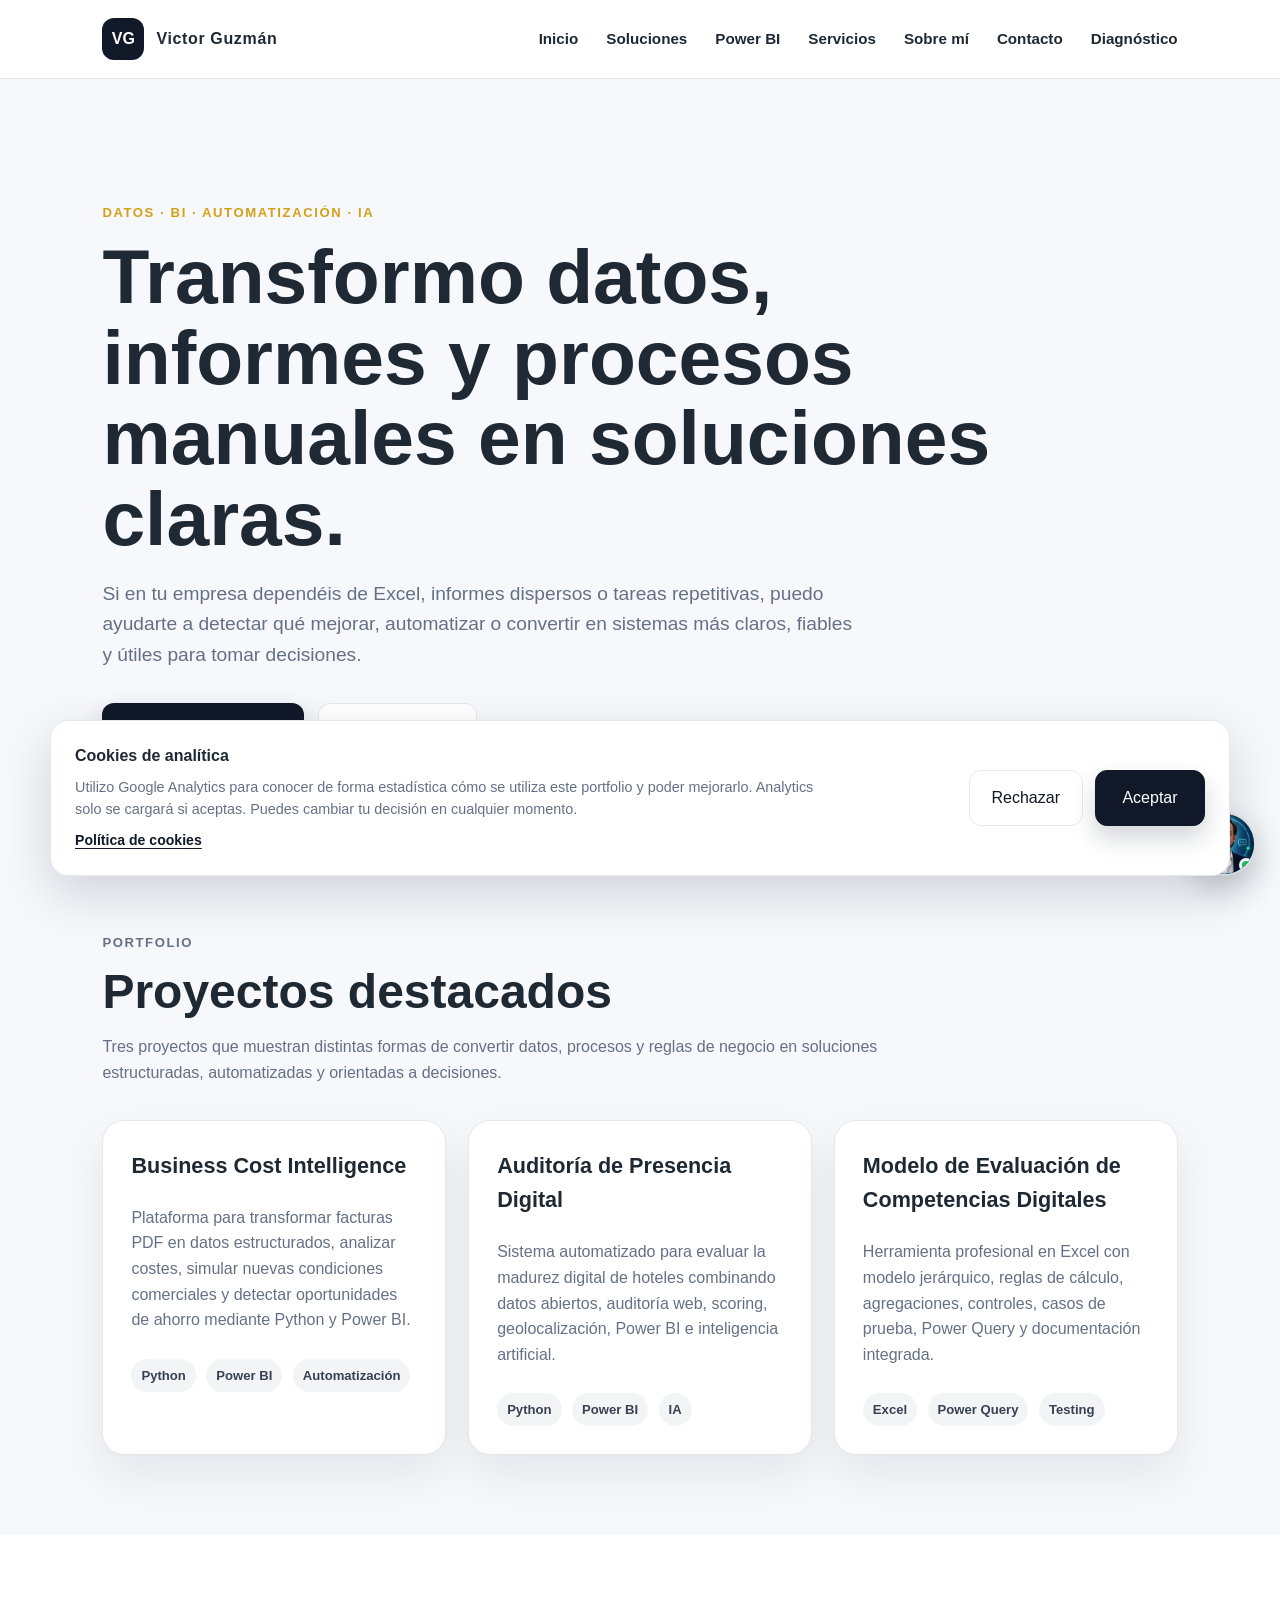
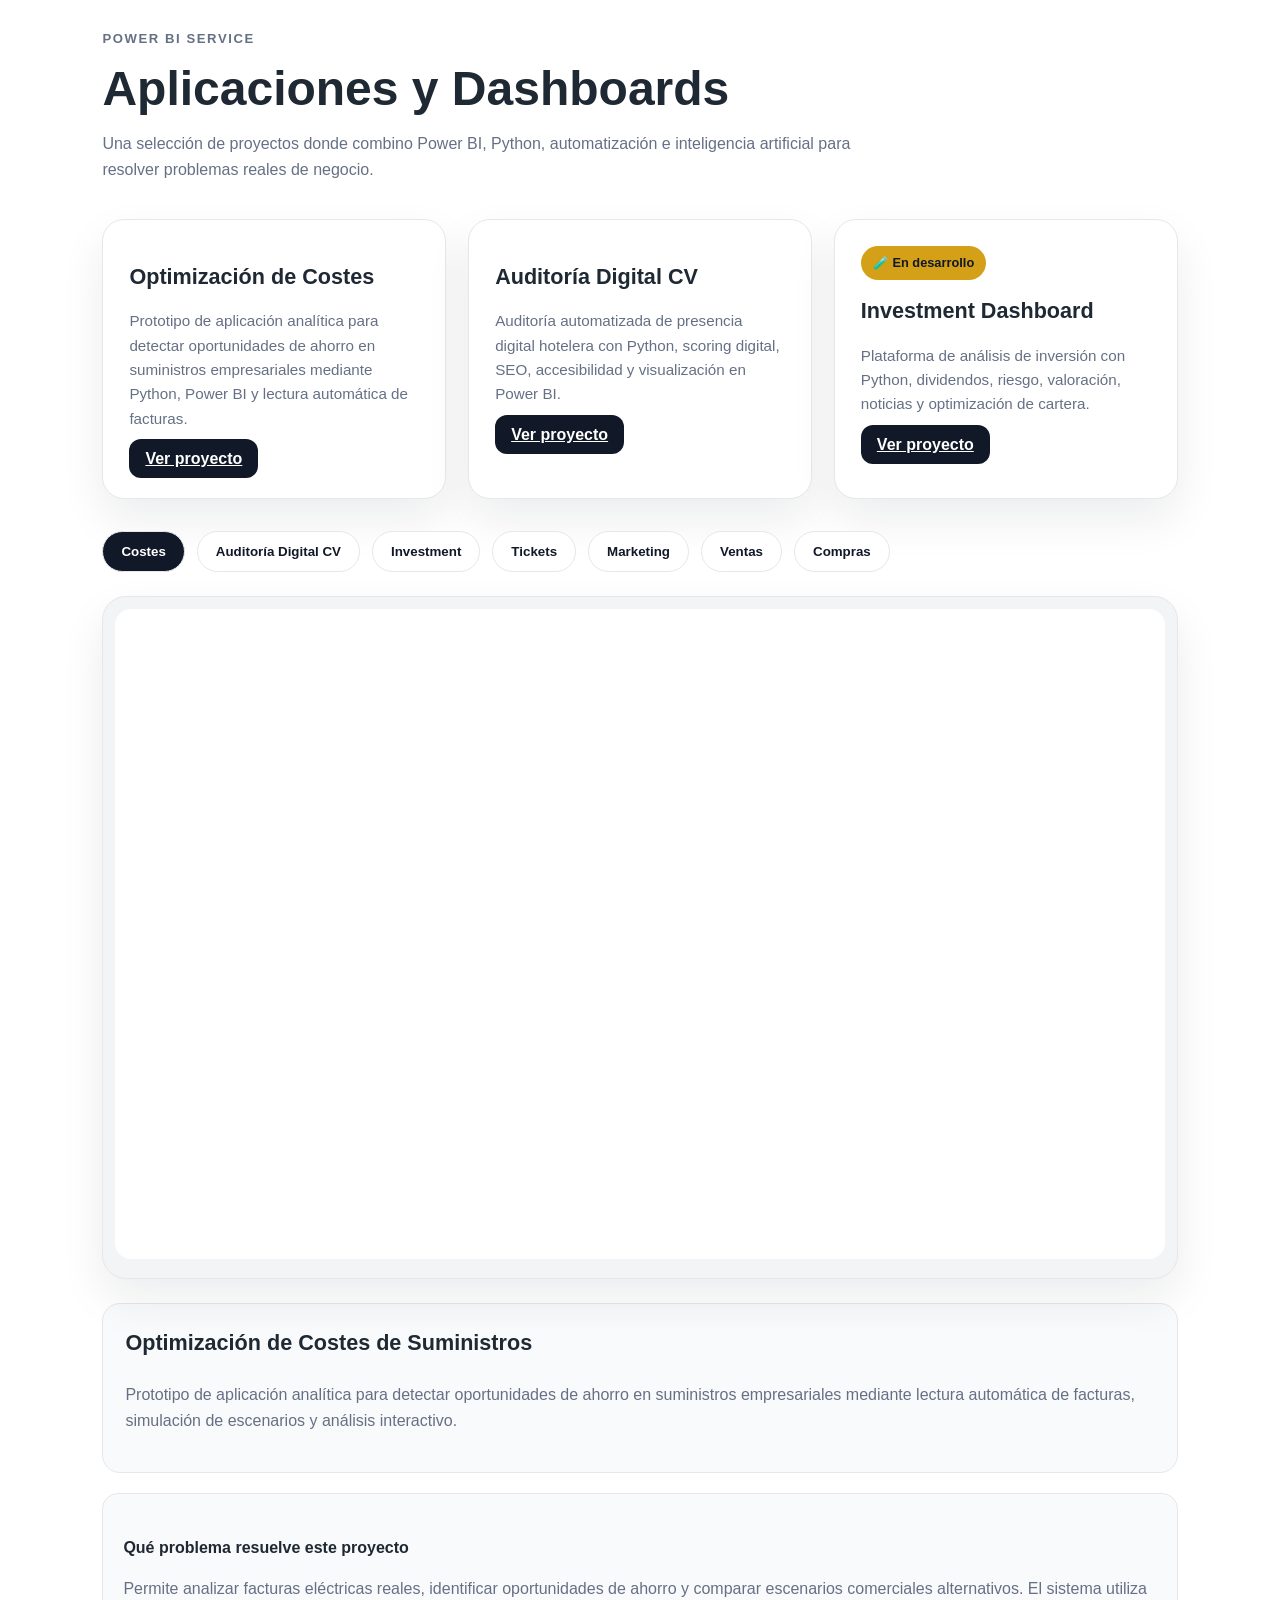
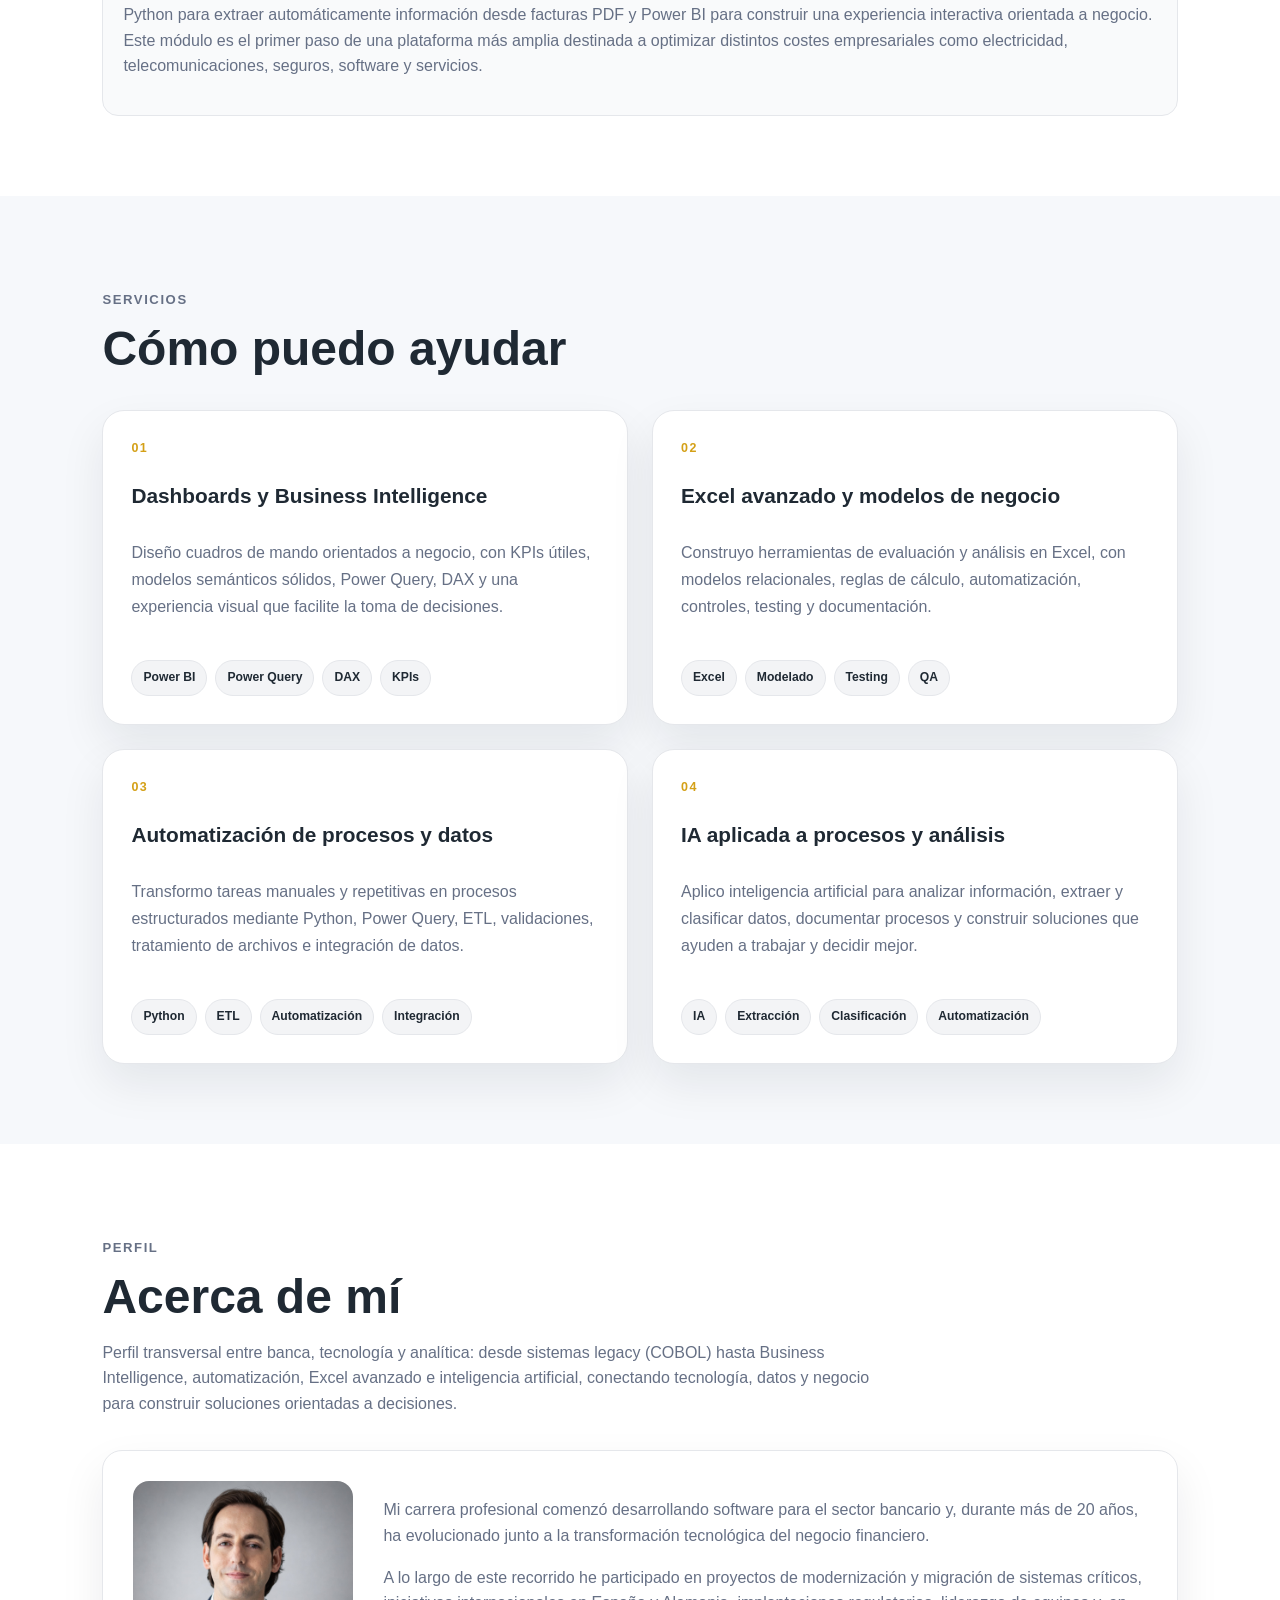
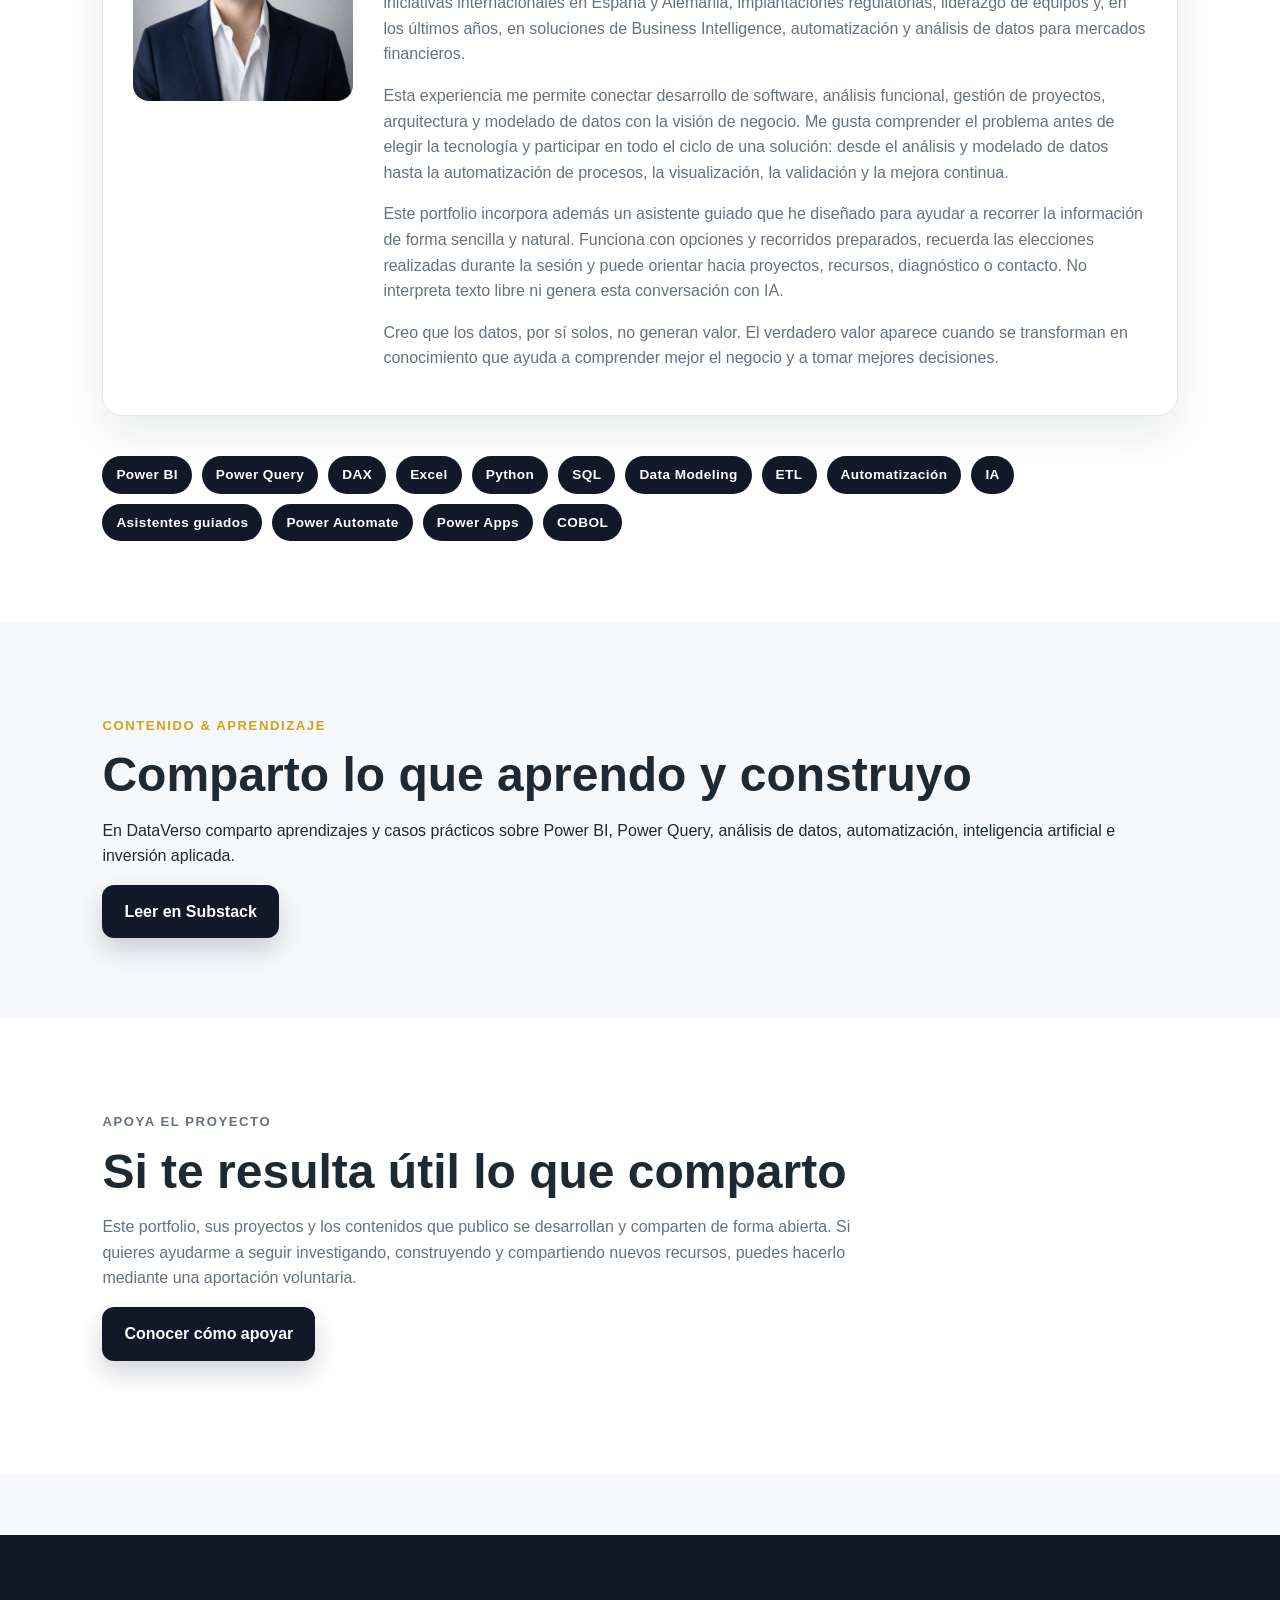
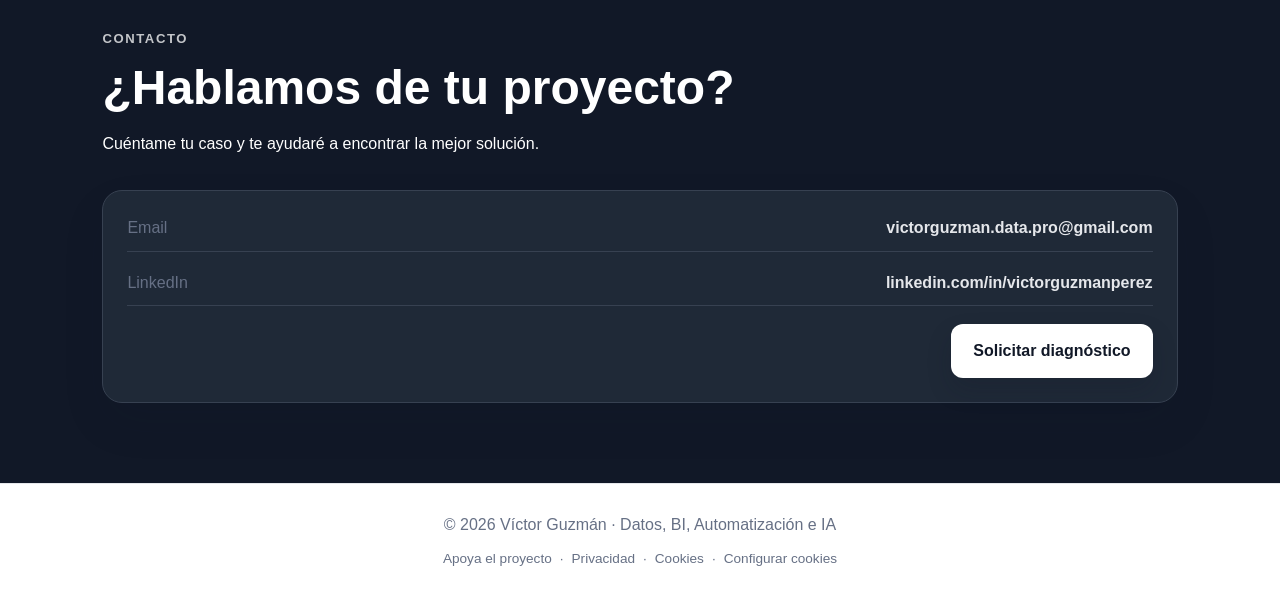
<file: index.html>
<!DOCTYPE html>
<html lang="es">
<head>
  <meta charset="UTF-8" />

  <meta
    name="viewport"
    content="width=device-width, initial-scale=1.0"
  />

  <!-- SEO -->

  <title>
    Víctor Guzmán | Power BI, Datos, Automatización e IA
  </title>

  <meta
    name="description"
    content="Portfolio de Víctor Guzmán: Power BI, Excel avanzado, Python, automatización, modelado de datos e IA aplicada a soluciones de negocio y toma de decisiones."
  />

  <meta
    name="author"
    content="Víctor Guzmán"
  />

  <meta
    name="robots"
    content="index, follow"
  />

  <link
    rel="canonical"
    href="https://victorguzmanperez.github.io/victorguzman/"
  />

  <!-- Open Graph -->

  <meta
    property="og:title"
    content="Víctor Guzmán | Power BI, Datos, Automatización e IA"
  />

  <meta
    property="og:description"
    content="Portfolio de Business Intelligence, Excel avanzado, Python, automatización, modelado de datos e inteligencia artificial aplicada a problemas reales."
  />

  <meta
    property="og:type"
    content="website"
  />

  <meta
    property="og:url"
    content="https://victorguzmanperez.github.io/victorguzman/"
  />

  <meta
    property="og:locale"
    content="es_ES"
  />

  <meta
    property="og:site_name"
    content="Víctor Guzmán"
  />
  <meta
    property="og:image"
    content="https://victorguzmanperez.github.io/victorguzman/assets/img/og-cover.png"
  />

  <meta
    property="og:image:width"
    content="1200"
  />

  <meta
    property="og:image:height"
    content="630"
  />

  <meta
    property="og:image:alt"
    content="Víctor Guzmán · Datos, BI, Automatización e IA"
  />

  <!-- Twitter / X -->

  <meta
    name="twitter:card"
    content="summary_large_image"
  />

  <meta
    name="twitter:title"
    content="Víctor Guzmán | Power BI, Datos, Automatización e IA"
  />

  <meta
    name="twitter:description"
    content="Business Intelligence, Excel avanzado, Python, automatización, datos e inteligencia artificial aplicada a problemas reales."
  />
  <meta
    name="twitter:image"
    content="https://victorguzmanperez.github.io/victorguzman/assets/img/og-cover.png"
  />

  <meta
    name="twitter:image:alt"
    content="Víctor Guzmán · Datos, BI, Automatización e IA"
  />

  <!-- Structured Data: Person -->

  <script type="application/ld+json">
  {
    "@context": "https://schema.org",
    "@type": "Person",
    "@id": "https://victorguzmanperez.github.io/victorguzman/#person",
    "name": "Víctor Guzmán",
    "url": "https://victorguzmanperez.github.io/victorguzman/",
    "image": "https://victorguzmanperez.github.io/victorguzman/assets/img/Perfil.jpg",
    "jobTitle": "Business Intelligence & Data Analytics",
    "description": "Profesional con más de 20 años de experiencia en banca, tecnología y analítica, especializado en Business Intelligence, automatización, modelado de datos e inteligencia artificial aplicada.",
    "sameAs": [
      "https://www.linkedin.com/in/victorguzmanperez/"
    ],
    "knowsAbout": [
      "Business Intelligence",
      "Data Analytics",
      "Power BI",
      "Power Query",
      "DAX",
      "Excel avanzado",
      "Python",
      "SQL",
      "Modelado de datos",
      "ETL",
      "Automatización de procesos",
      "Inteligencia artificial",
      "Sistemas financieros",
      "COBOL"
    ]
  }
  </script>

  <!-- Structured Data: WebSite -->

  <script type="application/ld+json">
  {
    "@context": "https://schema.org",
    "@type": "WebSite",
    "@id": "https://victorguzmanperez.github.io/victorguzman/#website",
    "url": "https://victorguzmanperez.github.io/victorguzman/",
    "name": "Portfolio de Víctor Guzmán",
    "description": "Portfolio profesional sobre Business Intelligence, datos, Excel avanzado, Python, automatización e inteligencia artificial aplicada a problemas reales.",
    "inLanguage": "es",
    "creator": {
      "@id": "https://victorguzmanperez.github.io/victorguzman/#person"
    }
  }
</script>

  <link
    rel="stylesheet"
    href="styles.css?v=mob-h1.1"
  />

</head>

<body>

  <header class="site-header">
    <div class="logo">
      <span class="logo-mark">VG</span>
      <span class="logo-text">Victor Guzmán</span>
    </div>

        <nav class="nav">
          <a href="#inicio">Inicio</a>
          <a href="soluciones.html">Soluciones</a>
          <a href="#powerbi">Power BI</a>
          <a href="#servicios">Servicios</a>
          <a href="#sobre-mi">Sobre mí</a>
          <a href="#contacto">Contacto</a>
          <a href="diagnostico.html">Diagnóstico</a>
        </nav>
  </header>

  <main>

    <section id="inicio" class="hero">
      <div class="hero-content">

        <p class="eyebrow">
          Datos · BI · Automatización · IA
        </p>

        <h1>
          Transformo datos, informes y procesos manuales en soluciones claras.
        </h1>

        <p class="hero-text">
          Si en tu empresa dependéis de Excel, informes dispersos o tareas repetitivas,
          puedo ayudarte a detectar qué mejorar, automatizar o convertir en sistemas
          más claros, fiables y útiles para tomar decisiones.
        </p>

        <div class="hero-actions">

          <a href="diagnostico.html" class="btn btn-primary">
            Solicitar diagnóstico
          </a>

          <a href="soluciones.html" class="btn btn-secondary">
            Ver soluciones
          </a>

        </div>

      </div>
    </section>

    <section id="proyectos" class="section">
      <div class="section-heading">
        <p class="eyebrow">Portfolio</p>
        <h2>Proyectos destacados</h2>
        <p>
          Tres proyectos que muestran distintas formas de convertir datos,
          procesos y reglas de negocio en soluciones estructuradas,
          automatizadas y orientadas a decisiones.
        </p>
      </div>

      <div class="cards-grid">

        <article class="card">

          <h3>
            Business Cost Intelligence
          </h3>

          <p>
            Plataforma para transformar facturas PDF en datos estructurados,
            analizar costes, simular nuevas condiciones comerciales y detectar
            oportunidades de ahorro mediante Python y Power BI.
          </p>

          <span class="tag">Python</span>
          <span class="tag">Power BI</span>
          <span class="tag">Automatización</span>

        </article>


        <article class="card">

          <h3>
            Auditoría de Presencia Digital
          </h3>

          <p>
            Sistema automatizado para evaluar la madurez digital de hoteles
            combinando datos abiertos, auditoría web, scoring, geolocalización,
            Power BI e inteligencia artificial.
          </p>

          <span class="tag">Python</span>
          <span class="tag">Power BI</span>
          <span class="tag">IA</span>

        </article>


        <article class="card">

          <h3>
            Modelo de Evaluación de Competencias Digitales
          </h3>

          <p>
            Herramienta profesional en Excel con modelo jerárquico,
            reglas de cálculo, agregaciones, controles, casos de prueba,
            Power Query y documentación integrada.
          </p>

          <span class="tag">Excel</span>
          <span class="tag">Power Query</span>
          <span class="tag">Testing</span>

        </article>

      </div>
    </section>

    <section id="powerbi" class="section section-alt">
    <div class="section-heading">
        <p class="eyebrow">Power BI Service</p>
        <h2>Aplicaciones y Dashboards</h2>
        <p>
        Una selección de proyectos donde combino Power BI, Python, automatización e inteligencia artificial para resolver problemas reales de negocio.
        </p>
    </div>

    <div class="project-showcase">

      <article class="project-preview featured">

        <h3>Optimización de Costes</h3>
        <p>
          Prototipo de aplicación analítica para detectar oportunidades de ahorro en suministros empresariales mediante Python, Power BI y lectura automática de facturas.
        </p>
        <a class="project-link" href="projects/costes.html">Ver proyecto</a>
      </article>

      <article class="project-preview featured">
        
        <h3>Auditoría Digital CV</h3>
        <p>
          Auditoría automatizada de presencia digital hotelera con Python, scoring digital, SEO, accesibilidad y visualización en Power BI.
        </p>
        <a class="project-link" href="projects/auditoria-digital-cv.html">Ver proyecto</a>
      </article>

      <article class="project-preview in-progress">
        <div class="project-badge">🧪 En desarrollo</div>
        <h3>Investment Dashboard</h3>
        <p>
          Plataforma de análisis de inversión con Python, dividendos, riesgo, valoración, noticias y optimización de cartera.
        </p>
        <a class="project-link" href="projects/investment.html">Ver proyecto</a>
      </article>

    </div>
    
    <div class="report-tabs">
      <button class="report-tab active" data-report="0">Costes</button>
      <button class="report-tab" data-report="1">Auditoría Digital CV</button>
      <button class="report-tab" data-report="2">Investment</button>
      <button class="report-tab" data-report="3">Tickets</button>
      <button class="report-tab" data-report="4">Marketing</button>
      <button class="report-tab" data-report="5">Ventas</button>
      <button class="report-tab" data-report="6">Compras</button>
    </div>

    <div class="powerbi-frame">

    <div id="comingSoon" class="coming-soon hidden">
        🚀 Este dashboard estará disponible próximamente
    </div>

    <iframe
        id="powerbiIframe"
        title="Informe Power BI"
        width="100%"
        height="650"
        src=""
        frameborder="0"
        allowfullscreen="true">
    </iframe>

    </div>

    <div class="report-info">
      <h3 id="reportTitle">Optimización de Costes de Suministros</h3>
      <p id="reportDescription">
        Prototipo de aplicación analítica para detectar oportunidades de ahorro en suministros empresariales mediante lectura automática de facturas, simulación de escenarios y análisis interactivo.
      </p>
    </div>

    <div class="report-usecase fade-in">
      <h4>Qué problema resuelve este proyecto</h4>

      <p id="reportUseCase">
        Permite analizar facturas eléctricas reales, identificar oportunidades de ahorro y comparar escenarios comerciales alternativos. El sistema utiliza Python para extraer automáticamente información desde facturas PDF y Power BI para construir una experiencia interactiva orientada a negocio. Este módulo es el primer paso de una plataforma más amplia destinada a optimizar distintos costes empresariales como electricidad, telecomunicaciones, seguros, software y servicios.
      </p>
    </div>

    </div>
    </section>

    <section id="servicios" class="section">
      <div class="section-heading">
        <p class="eyebrow">Servicios</p>
        <h2>Cómo puedo ayudar</h2>
      </div>

      <div class="services-grid">

        <article class="card service-card">

          <span class="service-number">01</span>

          <h3>
            Dashboards y Business Intelligence
          </h3>

          <p>
            Diseño cuadros de mando orientados a negocio, con KPIs útiles,
            modelos semánticos sólidos, Power Query, DAX y una experiencia
            visual que facilite la toma de decisiones.
          </p>

          <div class="service-tags">
            <span>Power BI</span>
            <span>Power Query</span>
            <span>DAX</span>
            <span>KPIs</span>
          </div>

        </article>


        <article class="card service-card">

          <span class="service-number">02</span>

          <h3>
            Excel avanzado y modelos de negocio
          </h3>

          <p>
            Construyo herramientas de evaluación y análisis en Excel,
            con modelos relacionales, reglas de cálculo, automatización,
            controles, testing y documentación.
          </p>

          <div class="service-tags">
            <span>Excel</span>
            <span>Modelado</span>
            <span>Testing</span>
            <span>QA</span>
          </div>

        </article>


        <article class="card service-card">

          <span class="service-number">03</span>

          <h3>
            Automatización de procesos y datos
          </h3>

          <p>
            Transformo tareas manuales y repetitivas en procesos
            estructurados mediante Python, Power Query, ETL,
            validaciones, tratamiento de archivos e integración de datos.
          </p>

          <div class="service-tags">
            <span>Python</span>
            <span>ETL</span>
            <span>Automatización</span>
            <span>Integración</span>
          </div>

        </article>


        <article class="card service-card">

          <span class="service-number">04</span>

          <h3>
            IA aplicada a procesos y análisis
          </h3>

          <p>
            Aplico inteligencia artificial para analizar información,
            extraer y clasificar datos, documentar procesos y construir
            soluciones que ayuden a trabajar y decidir mejor.
          </p>

          <div class="service-tags">
            <span>IA</span>
            <span>Extracción</span>
            <span>Clasificación</span>
            <span>Automatización</span>
          </div>

        </article>

      </div>
    </section>

    <section id="sobre-mi" class="section section-alt">

    <!-- ACERCA DE MI -->
    <div class="section-heading">
        <p class="eyebrow">Perfil</p>
        <h2>Acerca de mí</h2>
        <p>
          Perfil transversal entre banca, tecnología y analítica:
          desde sistemas legacy (COBOL) hasta Business Intelligence,
          automatización, Excel avanzado e inteligencia artificial,
          conectando tecnología, datos y negocio para construir
          soluciones orientadas a decisiones.
        </p>
    </div>

    <div class="about-card">

        <div class="about-image">
        <img
          src="assets/img/Perfil.jpg"
          alt="Víctor Guzmán"
        >
        </div>

        <div class="about-text">

          <p>
            Mi carrera profesional comenzó desarrollando software para el sector
            bancario y, durante más de 20 años, ha evolucionado junto a la
            transformación tecnológica del negocio financiero.
          </p>

          <p>
            A lo largo de este recorrido he participado en proyectos de
            modernización y migración de sistemas críticos, iniciativas
            internacionales en España y Alemania, implantaciones regulatorias,
            liderazgo de equipos y, en los últimos años, en soluciones de
            Business Intelligence, automatización y análisis de datos para
            mercados financieros.
          </p>

          <p>
            Esta experiencia me permite conectar desarrollo de software,
            análisis funcional, gestión de proyectos, arquitectura y modelado
            de datos con la visión de negocio. Me gusta comprender el problema
            antes de elegir la tecnología y participar en todo el ciclo de una
            solución: desde el análisis y modelado de datos hasta la automatización
            de procesos, la visualización, la validación y la mejora continua.
          </p>

          <p>
            Este portfolio incorpora además un asistente guiado que he diseñado para
            ayudar a recorrer la información de forma sencilla y natural. Funciona con
            opciones y recorridos preparados, recuerda las elecciones realizadas durante
            la sesión y puede orientar hacia proyectos, recursos, diagnóstico o contacto.
            No interpreta texto libre ni genera esta conversación con IA.
          </p>

          <p>
            Creo que los datos, por sí solos, no generan valor. El verdadero
            valor aparece cuando se transforman en conocimiento que ayuda a
            comprender mejor el negocio y a tomar mejores decisiones.
          </p>

        </div>

    </div>
    
    <div class="tech-tags">

      <span>Power BI</span>
      <span>Power Query</span>
      <span>DAX</span>
      <span>Excel</span>

      <span>Python</span>
      <span>SQL</span>

      <span>Data Modeling</span>
      <span>ETL</span>
      <span>Automatización</span>

      <span>IA</span>
      <span>Asistentes guiados</span>

      <span>Power Automate</span>
      <span>Power Apps</span>

      <span>COBOL</span>

    </div>

    </section>

    <section class="section substack-section fade-in">

    <div class="substack-content">

        <p class="eyebrow">Contenido & aprendizaje</p>

        <h2>
        Comparto lo que aprendo y construyo
        </h2>

        <p class="substack-text">
          En DataVerso comparto aprendizajes y casos prácticos sobre
          Power BI, Power Query, análisis de datos, automatización,
          inteligencia artificial e inversión aplicada.
        </p>

        <a
          href="https://dataversodata.substack.com/"
          target="_blank"
          rel="noopener noreferrer"
          class="btn btn-primary"
        >
          Leer en Substack
        </a>

    </div>

    </section>

    <!-- =====================================================
        APOYO AL PROYECTO
    ===================================================== -->

    <section class="section section-alt">

      <div class="section-heading fade-in">

        <p class="eyebrow">
          Apoya el proyecto
        </p>

        <h2>
          Si te resulta útil lo que comparto
        </h2>

        <p>
          Este portfolio, sus proyectos y los contenidos que publico se
          desarrollan y comparten de forma abierta. Si quieres ayudarme
          a seguir investigando, construyendo y compartiendo nuevos
          recursos, puedes hacerlo mediante una aportación voluntaria.
        </p>

        <a
          href="apoya.html?source=home_content"
          class="btn btn-primary"
        >
          Conocer cómo apoyar
        </a>

      </div>

    </section>

    <section id="contacto" class="section contact-section">

    <!-- CONTACTO -->
    <div class="section-heading fade-in">
        <p class="eyebrow">Contacto</p>

        <h2>¿Hablamos de tu proyecto?</h2>

        <p>
        Cuéntame tu caso y te ayudaré a encontrar la mejor solución.
        </p>
    </div>

    <div class="contact-card fade-in">

        <div class="contact-item">
        <span>Email</span>
        <a href="mailto:victorguzman.data.pro@gmail.com">victorguzman.data.pro@gmail.com</a>
        </div>

        <div class="contact-item">
        <span>LinkedIn</span>
        <a
          href="https://www.linkedin.com/in/victorguzmanperez/"
          target="_blank"
          rel="noopener noreferrer"
        >
          linkedin.com/in/victorguzmanperez
        </a>
        </div>

        <div class="contact-cta">

          <a href="diagnostico.html" class="btn btn-primary">
            Solicitar diagnóstico
          </a>

        </div>

    </div>

    </section>

  </main>

<footer class="footer">

  <p>
    © 2026 Víctor Guzmán · Datos, BI, Automatización e IA
  </p>

  <nav class="footer-legal" aria-label="Enlaces del pie">

    <a href="apoya.html">Apoya el proyecto</a>

    <span aria-hidden="true">·</span>

    <a href="privacidad.html">Privacidad</a>

    <span aria-hidden="true">·</span>

    <a href="cookies.html">Cookies</a>

    <span aria-hidden="true">·</span>

    <button
      type="button"
      class="footer-cookie-button"
      onclick="openCookiePreferences()"
    >
      Configurar cookies
    </button>

  </nav>

</footer>


<div
  id="cookieBanner"
  class="cookie-banner"
  role="dialog"
  aria-modal="false"
  aria-labelledby="cookieTitle"
  aria-describedby="cookieDescription"
>

  <div class="cookie-banner-content">

    <div class="cookie-banner-text">

      <strong id="cookieTitle">
        Cookies de analítica
      </strong>

      <p id="cookieDescription">
        Utilizo Google Analytics para conocer de forma estadística
        cómo se utiliza este portfolio y poder mejorarlo.
        Analytics solo se cargará si aceptas.
        Puedes cambiar tu decisión en cualquier momento.
      </p>

      <a href="cookies.html">
        Política de cookies
      </a>

    </div>

    <div class="cookie-banner-actions">

      <button
        type="button"
        id="rejectAnalytics"
        class="btn cookie-btn"
      >
        Rechazar
      </button>

      <button
        type="button"
        id="acceptAnalytics"
        class="btn btn-primary cookie-btn"
      >
        Aceptar
      </button>

    </div>

  </div>

</div>


<script src="script.js"></script>
<script src="cookie-consent.js"></script>

<script
  type="module"
  src="assets/chatbot/chatbot.js?v=conv-g1.13"
></script>
</body>
</html>
</file>
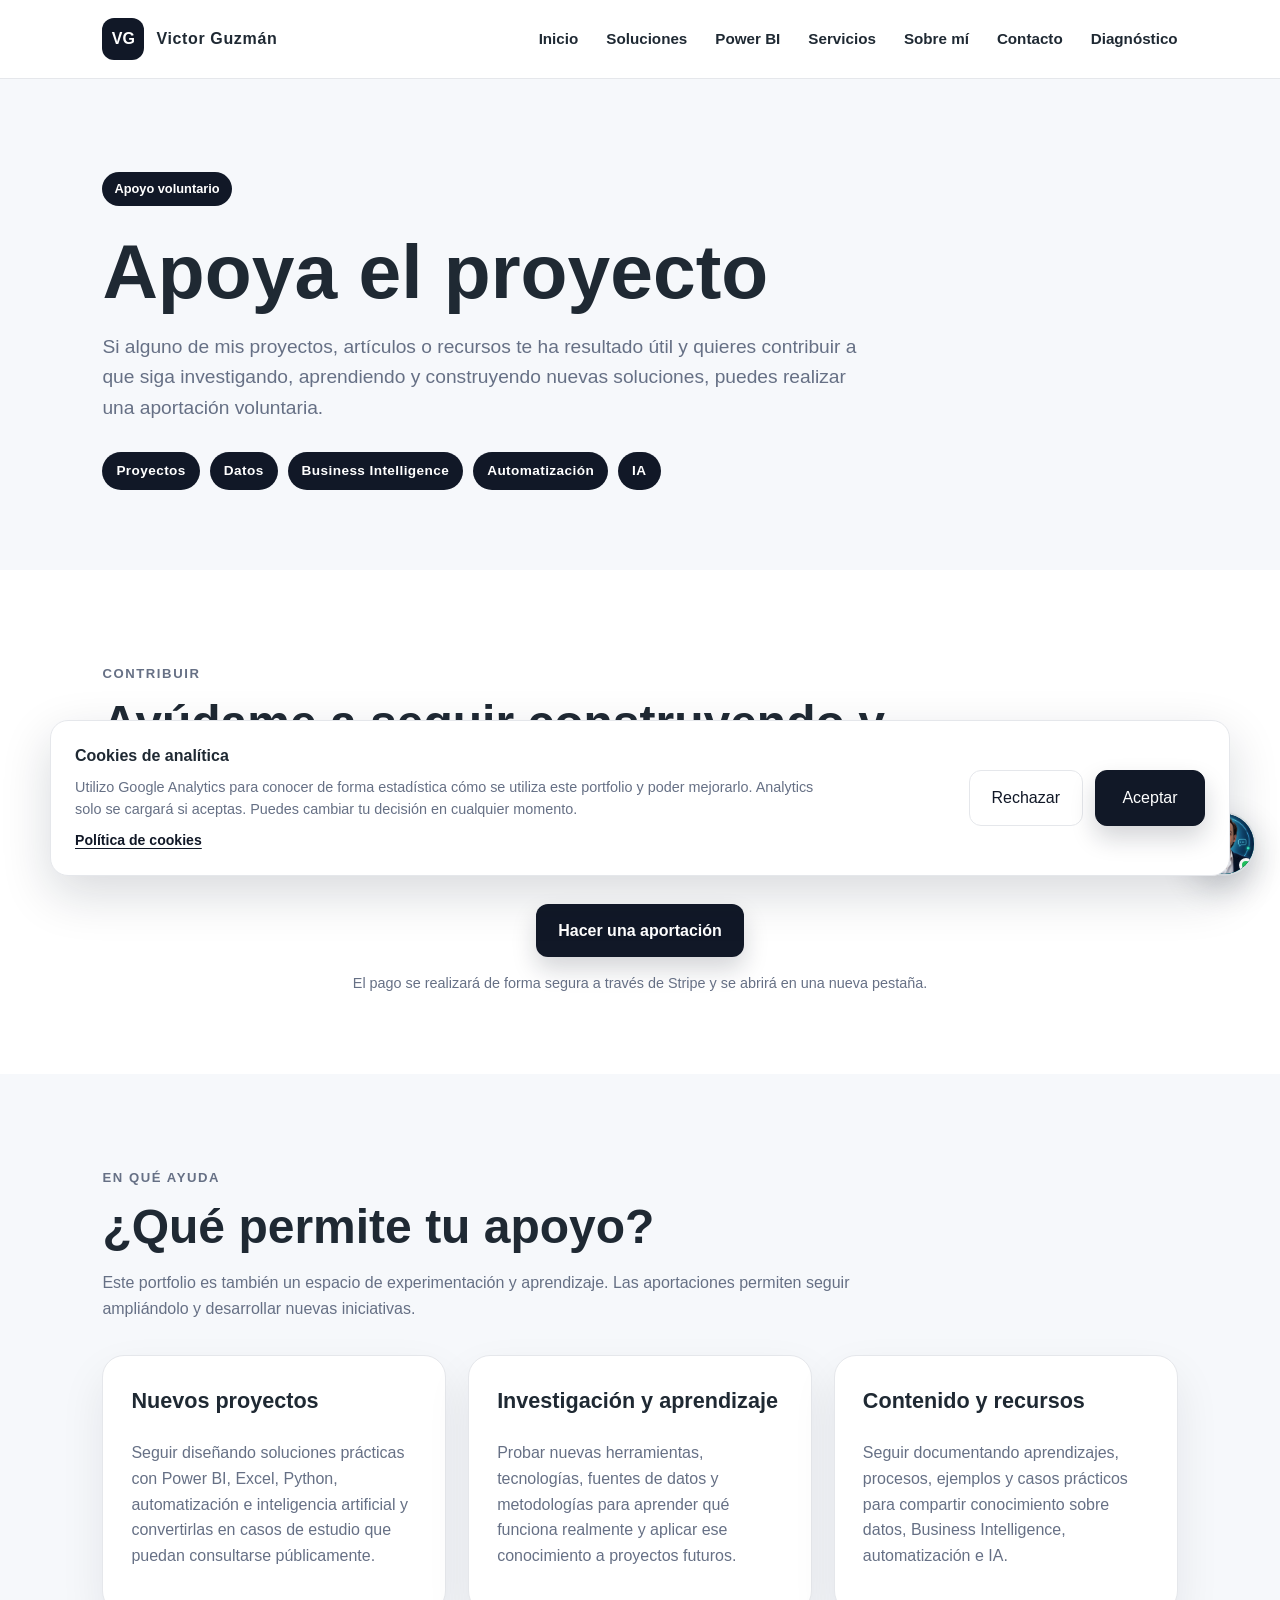
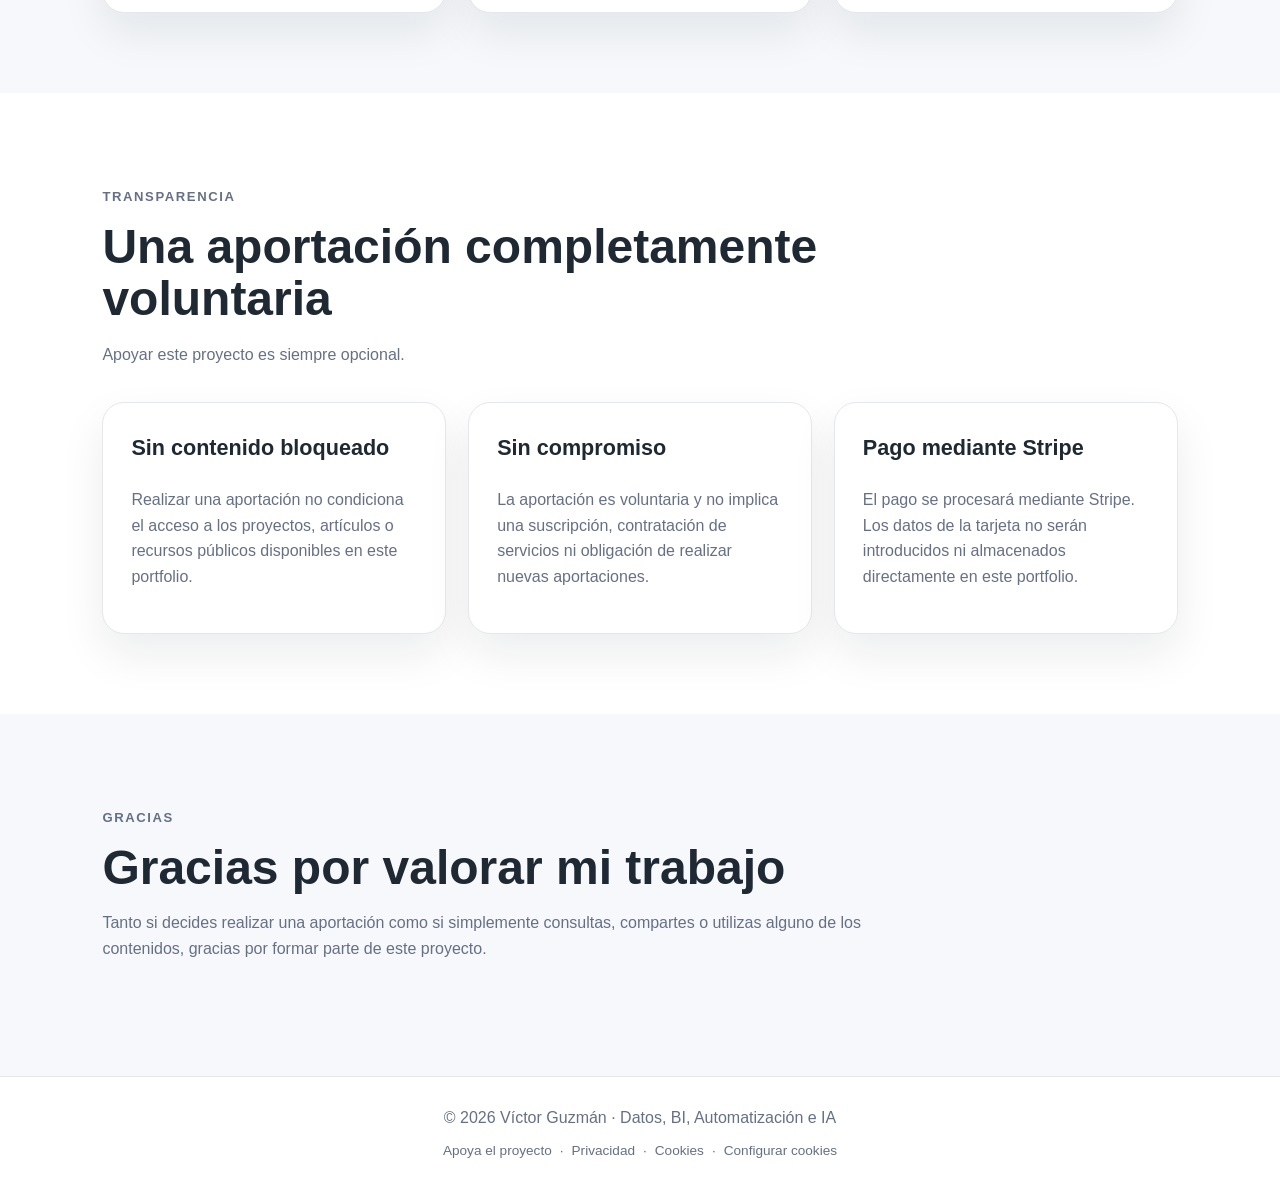
<file: apoya.html>
<!DOCTYPE html>
<html lang="es">

<head>

  <meta charset="UTF-8" />

  <meta
    name="viewport"
    content="width=device-width, initial-scale=1.0"
  />


  <!-- SEO -->

  <title>
    Apoya el proyecto | Víctor Guzmán
  </title>

  <meta
    name="description"
    content="Apoya de forma voluntaria los proyectos, investigaciones y contenidos de Víctor Guzmán sobre datos, Business Intelligence, automatización e inteligencia artificial."
  />

  <meta
    name="author"
    content="Víctor Guzmán"
  />

  <meta
    name="robots"
    content="index, follow"
  />

  <link
    rel="canonical"
    href="https://victorguzmanperez.github.io/victorguzman/apoya.html"
  />


  <!-- Open Graph -->

  <meta
    property="og:title"
    content="Apoya el proyecto | Víctor Guzmán"
  />

  <meta
    property="og:description"
    content="Contribuye de forma voluntaria a que siga construyendo proyectos, investigando y compartiendo contenidos sobre datos, BI, automatización e IA."
  />

  <meta
    property="og:type"
    content="website"
  />

  <meta
    property="og:url"
    content="https://victorguzmanperez.github.io/victorguzman/apoya.html"
  />

  <meta
    property="og:locale"
    content="es_ES"
  />

  <meta
    property="og:site_name"
    content="Víctor Guzmán"
  />

  <meta
    property="og:image"
    content="https://victorguzmanperez.github.io/victorguzman/assets/img/og-cover.png"
  />

  <meta
    property="og:image:width"
    content="1200"
  />

  <meta
    property="og:image:height"
    content="630"
  />

  <meta
    property="og:image:alt"
    content="Víctor Guzmán · Datos, BI, Automatización e IA"
  />


  <!-- Twitter / X -->

  <meta
    name="twitter:card"
    content="summary_large_image"
  />

  <meta
    name="twitter:title"
    content="Apoya el proyecto | Víctor Guzmán"
  />

  <meta
    name="twitter:description"
    content="Apoya de forma voluntaria nuevos proyectos, investigación y contenidos sobre datos, BI, automatización e IA."
  />

  <meta
    name="twitter:image"
    content="https://victorguzmanperez.github.io/victorguzman/assets/img/og-cover.png"
  />

  <meta
    name="twitter:image:alt"
    content="Víctor Guzmán · Datos, BI, Automatización e IA"
  />


  <link
    rel="stylesheet"
    href="styles.css?v=mob-h1.1"
  />

</head>


<body>


  <!-- =====================================================
       HEADER
  ====================================================== -->

  <header class="site-header">

    <div class="logo">
      <span class="logo-mark">VG</span>
      <span class="logo-text">Victor Guzmán</span>
    </div>

    <nav class="nav">
      <a href="index.html#inicio">Inicio</a>
      <a href="soluciones.html">Soluciones</a>
      <a href="index.html#powerbi">Power BI</a>
      <a href="index.html#servicios">Servicios</a>
      <a href="index.html#sobre-mi">Sobre mí</a>
      <a href="index.html#contacto">Contacto</a>
      <a href="diagnostico.html">Diagnóstico</a>
    </nav>

  </header>


  <main>


    <!-- =====================================================
         HERO
    ====================================================== -->

    <section class="section project-detail-hero">

      <p class="project-badge">
        Apoyo voluntario
      </p>

      <h1>
        Apoya el proyecto
      </h1>

      <p class="hero-text">
        Si alguno de mis proyectos, artículos o recursos te ha resultado útil
        y quieres contribuir a que siga investigando, aprendiendo y construyendo
        nuevas soluciones, puedes realizar una aportación voluntaria.
      </p>

      <div class="tech-tags" style="margin-top:28px;">
        <span>Proyectos</span>
        <span>Datos</span>
        <span>Business Intelligence</span>
        <span>Automatización</span>
        <span>IA</span>
      </div>

    </section>


    <!-- =====================================================
         CTA
    ====================================================== -->

    <section class="section section-alt">

      <div class="section-heading">

        <p class="eyebrow">
          Contribuir
        </p>

        <h2>
          Ayúdame a seguir construyendo y compartiendo
        </h2>

        <p>
          Las aportaciones ayudan a dedicar tiempo y recursos a desarrollar
          nuevos proyectos, investigar herramientas y tecnologías y seguir
          compartiendo públicamente lo aprendido.
        </p>

      </div>


      <div style="text-align:center; margin-top:32px;">

        <a
            href="https://buy.stripe.com/dRmeVdbTY09O2131l95os00"
            class="btn btn-primary"
            id="supportButton"
            target="_blank"
            rel="noopener noreferrer"
            >
            Hacer una aportación
        </a>

        <p
            class="form-note"
            style="margin-top:16px;"
        >
            El pago se realizará de forma segura a través de Stripe
            y se abrirá en una nueva pestaña.
        </p>

      </div>

    </section>


    <!-- =====================================================
         POR QUÉ APOYAR
    ====================================================== -->

    <section class="section">

      <div class="section-heading">

        <p class="eyebrow">
          En qué ayuda
        </p>

        <h2>
          ¿Qué permite tu apoyo?
        </h2>

        <p>
          Este portfolio es también un espacio de experimentación y aprendizaje.
          Las aportaciones permiten seguir ampliándolo y desarrollar nuevas
          iniciativas.
        </p>

      </div>


      <div class="cards-grid">


        <article class="card">

          <h3>
            Nuevos proyectos
          </h3>

          <p>
            Seguir diseñando soluciones prácticas con Power BI, Excel,
            Python, automatización e inteligencia artificial y convertirlas
            en casos de estudio que puedan consultarse públicamente.
          </p>

        </article>


        <article class="card">

          <h3>
            Investigación y aprendizaje
          </h3>

          <p>
            Probar nuevas herramientas, tecnologías, fuentes de datos y
            metodologías para aprender qué funciona realmente y aplicar ese
            conocimiento a proyectos futuros.
          </p>

        </article>


        <article class="card">

          <h3>
            Contenido y recursos
          </h3>

          <p>
            Seguir documentando aprendizajes, procesos, ejemplos y casos
            prácticos para compartir conocimiento sobre datos, Business
            Intelligence, automatización e IA.
          </p>

        </article>


      </div>

    </section>


    <!-- =====================================================
         TRANSPARENCIA
    ====================================================== -->

    <section class="section section-alt">

      <div class="section-heading">

        <p class="eyebrow">
          Transparencia
        </p>

        <h2>
          Una aportación completamente voluntaria
        </h2>

        <p>
          Apoyar este proyecto es siempre opcional.
        </p>

      </div>


      <div class="project-detail-grid">


        <article class="card">

          <h3>
            Sin contenido bloqueado
          </h3>

          <p>
            Realizar una aportación no condiciona el acceso a los proyectos,
            artículos o recursos públicos disponibles en este portfolio.
          </p>

        </article>


        <article class="card">

          <h3>
            Sin compromiso
          </h3>

          <p>
            La aportación es voluntaria y no implica una suscripción,
            contratación de servicios ni obligación de realizar nuevas
            aportaciones.
          </p>

        </article>


        <article class="card">

          <h3>
            Pago mediante Stripe
          </h3>

          <p>
            El pago se procesará mediante Stripe. Los datos de la tarjeta
            no serán introducidos ni almacenados directamente en este
            portfolio.
          </p>

        </article>


      </div>

    </section>


    <!-- =====================================================
         CIERRE
    ====================================================== -->

    <section class="section">

      <div class="section-heading">

        <p class="eyebrow">
          Gracias
        </p>

        <h2>
          Gracias por valorar mi trabajo
        </h2>

        <p>
          Tanto si decides realizar una aportación como si simplemente
          consultas, compartes o utilizas alguno de los contenidos,
          gracias por formar parte de este proyecto.
        </p>

      </div>

    </section>


  </main>


  <!-- =====================================================
       FOOTER
  ====================================================== -->

<footer class="footer">

  <p>
    © 2026 Víctor Guzmán · Datos, BI, Automatización e IA
  </p>

  <nav class="footer-legal" aria-label="Enlaces del pie">

    <a href="apoya.html">Apoya el proyecto</a>

    <span aria-hidden="true">·</span>

    <a href="privacidad.html">Privacidad</a>

    <span aria-hidden="true">·</span>

    <a href="cookies.html">Cookies</a>

    <span aria-hidden="true">·</span>

    <button
      type="button"
      class="footer-cookie-button"
      onclick="openCookiePreferences()"
    >
      Configurar cookies
    </button>

  </nav>

</footer>


  <!-- =====================================================
       COOKIE CONSENT
  ====================================================== -->

  <div
    id="cookieBanner"
    class="cookie-banner"
    role="dialog"
    aria-modal="false"
    aria-labelledby="cookieTitle"
    aria-describedby="cookieDescription"
  >

    <div class="cookie-banner-content">

      <div class="cookie-banner-text">

        <strong id="cookieTitle">
          Cookies de analítica
        </strong>

        <p id="cookieDescription">
          Utilizo Google Analytics para conocer de forma estadística
          cómo se utiliza este portfolio y poder mejorarlo.
          Analytics solo se cargará si aceptas.
          Puedes cambiar tu decisión en cualquier momento.
        </p>

        <a href="cookies.html">
          Política de cookies
        </a>

      </div>


      <div class="cookie-banner-actions">

        <button
          type="button"
          id="rejectAnalytics"
          class="btn cookie-btn"
        >
          Rechazar
        </button>

        <button
          type="button"
          id="acceptAnalytics"
          class="btn btn-primary cookie-btn"
        >
          Aceptar
        </button>

      </div>

    </div>

  </div>

<script>
  const supportButton =
    document.getElementById("supportButton");

  const supportParams =
    new URLSearchParams(window.location.search);

  const allowedSupportSources = new Set([
    "home_content",
    "project_costes",
    "project_auditoria",
    "project_competencias",
    "project_investment"
  ]);

  const requestedSupportSource =
    supportParams.get("source");

  const supportSource =
    allowedSupportSources.has(requestedSupportSource)
      ? requestedSupportSource
      : "support_page_direct";

  supportButton?.addEventListener(
    "click",
    () => {

      if (typeof gtag === "function") {

        gtag(
          "event",
          "support_click",
          {
            destination: "stripe_payment_link",
            support_source: supportSource
          }
        );

      }

    }
  );
</script>

  <script src="cookie-consent.js"></script>

<script
  type="module"
  src="assets/chatbot/chatbot.js?v=conv-g1.13"
></script>
</body>

</html>
</file>
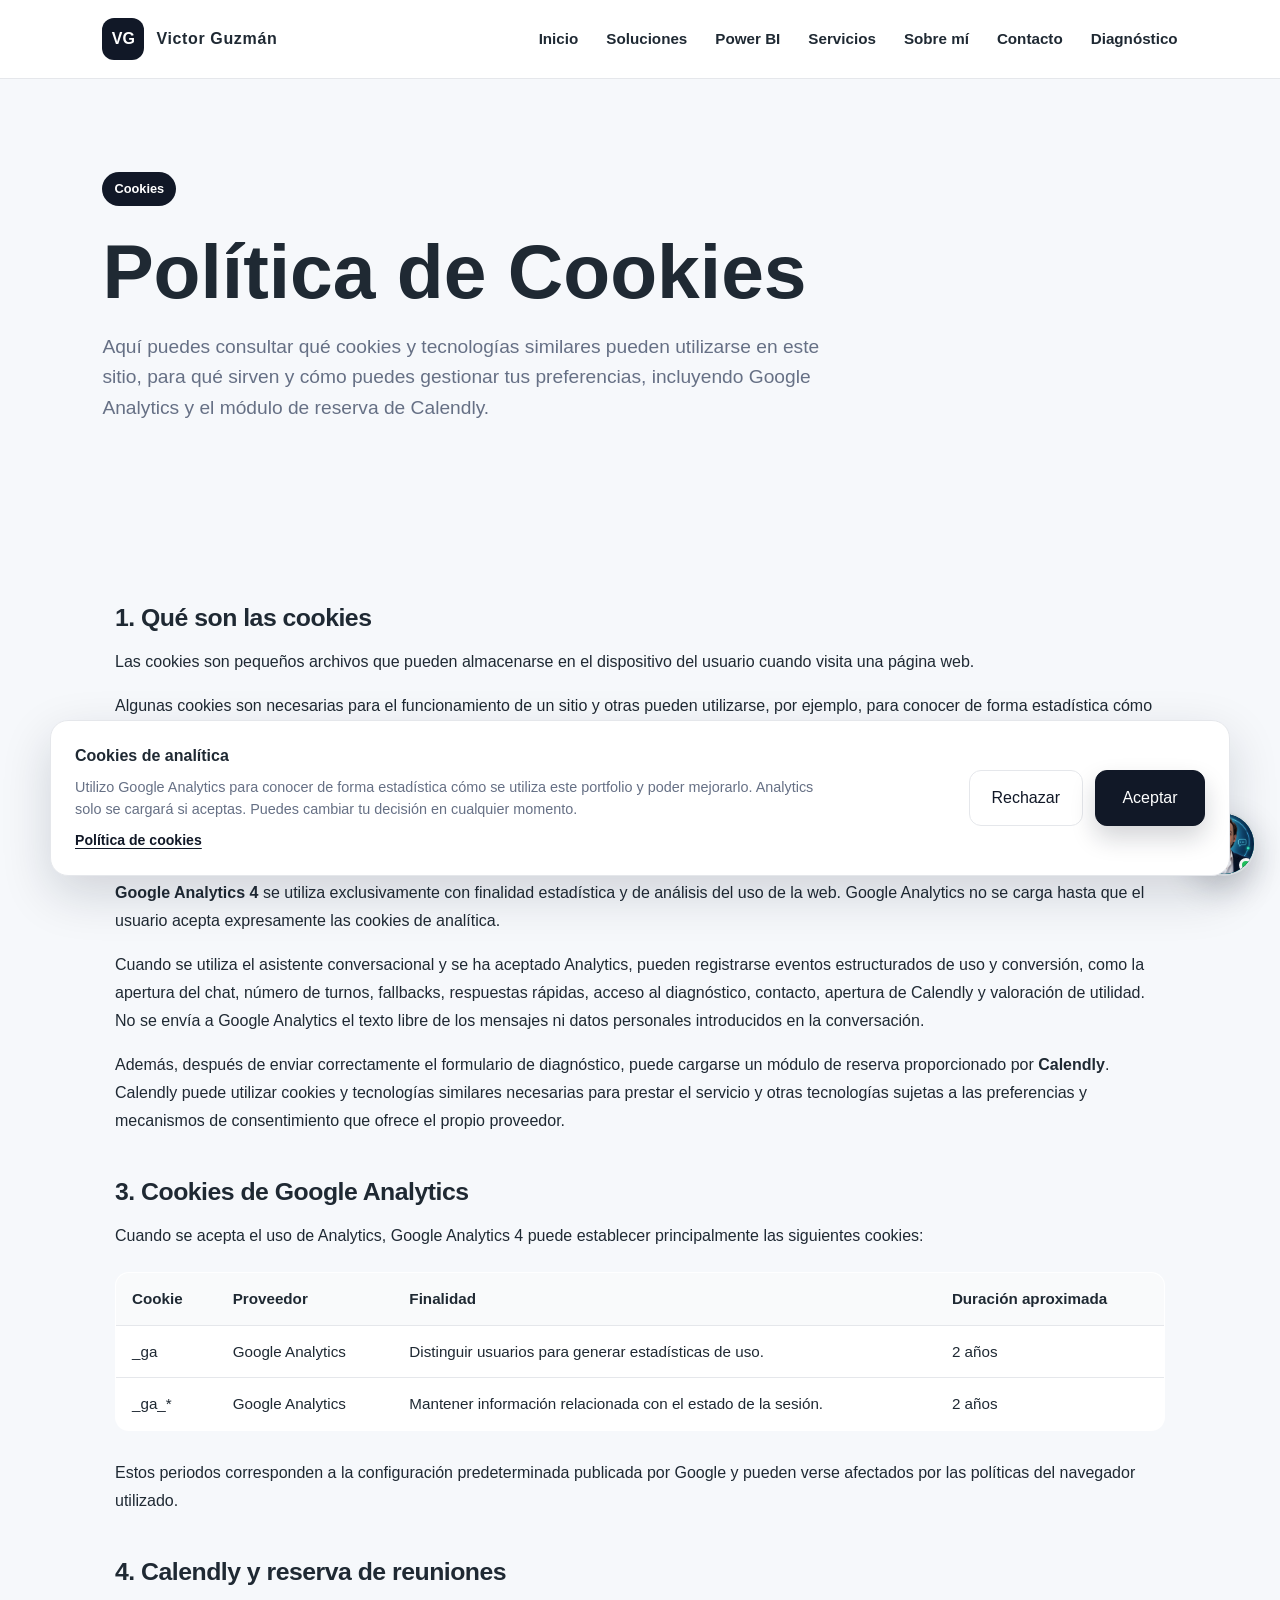
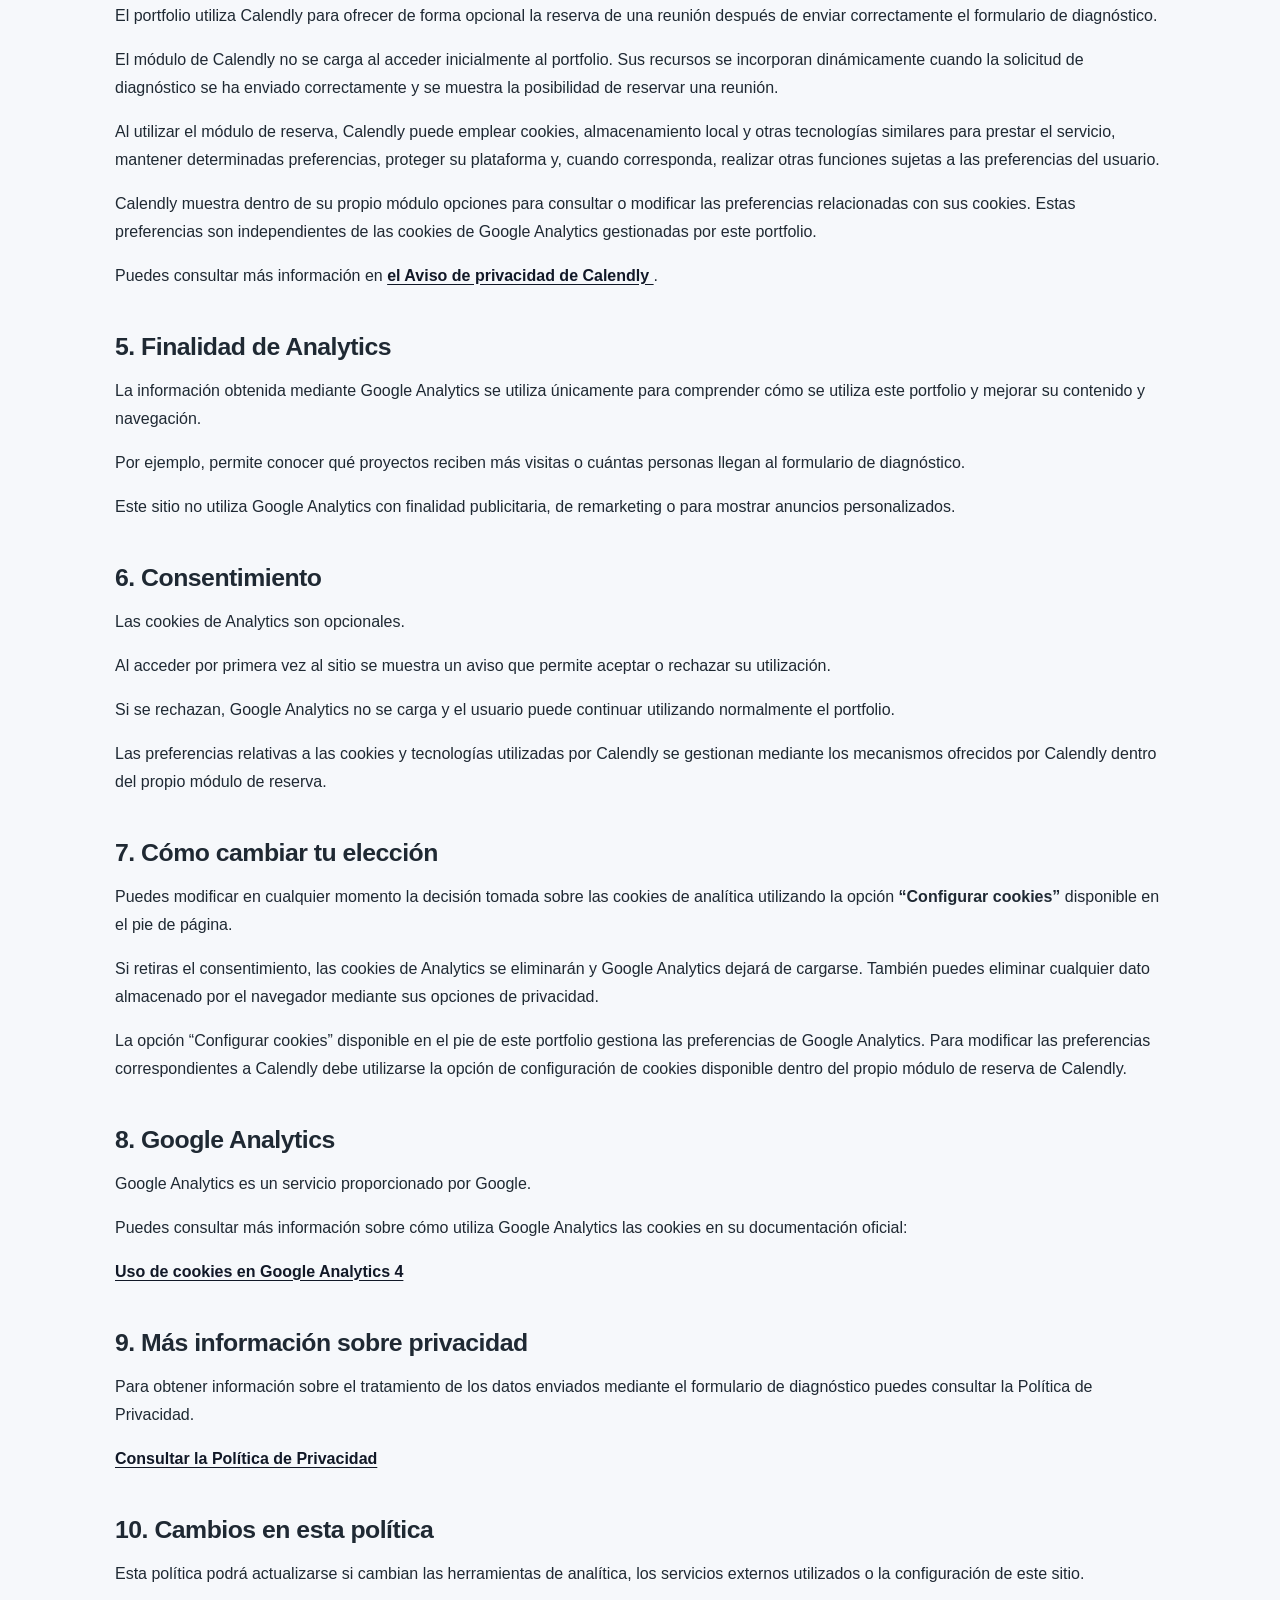
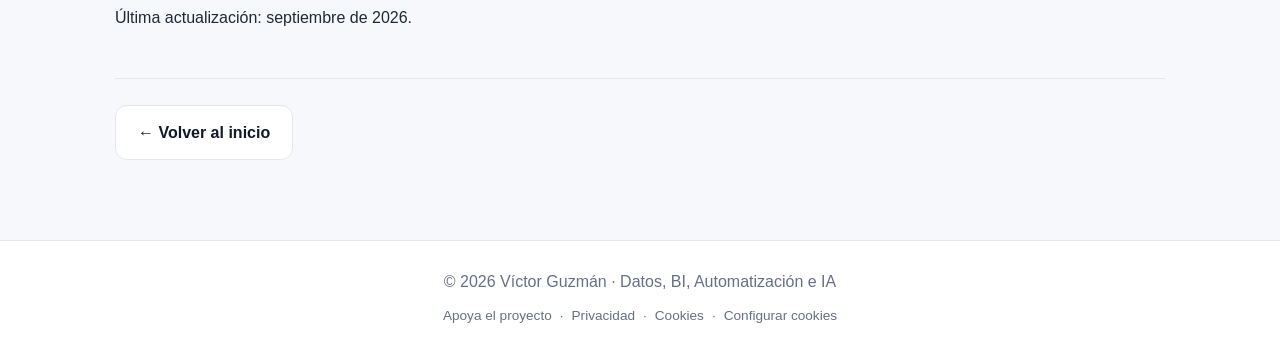
<file: cookies.html>
<!DOCTYPE html>
<html lang="es">

<head>

  <meta charset="UTF-8" />

  <meta
    name="viewport"
    content="width=device-width, initial-scale=1.0"
  />


  <!-- SEO -->

  <title>
    Política de Cookies | Víctor Guzmán
  </title>

  <meta
    name="description"
    content="Información sobre las cookies y tecnologías utilizadas en el portfolio de Víctor Guzmán, incluyendo Google Analytics y el módulo de reserva de Calendly."
  />

  <meta
    name="author"
    content="Víctor Guzmán"
  />

  <meta
    name="robots"
    content="noindex, follow"
  />

  <link
    rel="canonical"
    href="https://victorguzmanperez.github.io/victorguzman/cookies.html"
  />


  <!-- Open Graph -->

  <meta
    property="og:title"
    content="Política de Cookies | Víctor Guzmán"
  />

  <meta
    property="og:description"
    content="Información sobre cookies, Google Analytics y el módulo de reserva de Calendly en el portfolio de Víctor Guzmán."
  />

  <meta
    property="og:type"
    content="website"
  />

  <meta
    property="og:url"
    content="https://victorguzmanperez.github.io/victorguzman/cookies.html"
  />

  <meta
    property="og:locale"
    content="es_ES"
  />

  <meta
    property="og:site_name"
    content="Víctor Guzmán"
  />


  <!-- Twitter / X -->

  <meta
    name="twitter:card"
    content="summary"
  />

  <meta
    name="twitter:title"
    content="Política de Cookies | Víctor Guzmán"
  />

  <meta
    name="twitter:description"
    content="Información sobre cookies, consentimiento, Google Analytics y el módulo de reserva de Calendly."
  />


  <link
    rel="stylesheet"
    href="styles.css?v=mob-h1.1"
  />

</head>

<body>

  <header class="site-header">
    <div class="logo">
      <span class="logo-mark">VG</span>
      <span class="logo-text">Victor Guzmán</span>
    </div>

    <nav class="nav">
      <a href="index.html#inicio">Inicio</a>
      <a href="soluciones.html">Soluciones</a>
      <a href="index.html#powerbi">Power BI</a>
      <a href="index.html#servicios">Servicios</a>
      <a href="index.html#sobre-mi">Sobre mí</a>
      <a href="index.html#contacto">Contacto</a>
      <a href="diagnostico.html">Diagnóstico</a>
    </nav>
  </header>


  <main>

    <section class="section project-detail-hero">

      <p class="project-badge">Cookies</p>

      <h1>Política de Cookies</h1>

      <p class="hero-text">
        Aquí puedes consultar qué cookies y tecnologías similares pueden utilizarse
        en este sitio, para qué sirven y cómo puedes gestionar tus preferencias,
        incluyendo Google Analytics y el módulo de reserva de Calendly.
      </p>

    </section>


    <section class="section">

      <div class="legal-content">

        <h2>1. Qué son las cookies</h2>

        <p>
          Las cookies son pequeños archivos que pueden almacenarse en el
          dispositivo del usuario cuando visita una página web.
        </p>

        <p>
          Algunas cookies son necesarias para el funcionamiento de un sitio
          y otras pueden utilizarse, por ejemplo, para conocer de forma
          estadística cómo se utiliza una página web.
        </p>


        <h2>2. Qué cookies utiliza este sitio</h2>

        <p>
            Este portfolio puede utilizar cookies y tecnologías similares asociadas
            a distintos servicios externos.
          </p>

          <p>
            <strong>Google Analytics 4</strong> se utiliza exclusivamente con finalidad
            estadística y de análisis del uso de la web. Google Analytics no se carga
            hasta que el usuario acepta expresamente las cookies de analítica.
          </p>

          <p>
            Cuando se utiliza el asistente conversacional y se ha aceptado Analytics,
            pueden registrarse eventos estructurados de uso y conversión, como la
            apertura del chat, número de turnos, fallbacks, respuestas rápidas,
            acceso al diagnóstico, contacto, apertura de Calendly y valoración de
            utilidad. No se envía a Google Analytics el texto libre de los mensajes
            ni datos personales introducidos en la conversación.
          </p>

          <p>
            Además, después de enviar correctamente el formulario de diagnóstico,
            puede cargarse un módulo de reserva proporcionado por
            <strong>Calendly</strong>. Calendly puede utilizar cookies y tecnologías
            similares necesarias para prestar el servicio y otras tecnologías sujetas
            a las preferencias y mecanismos de consentimiento que ofrece el propio
            proveedor.
          </p>

        <h2>3. Cookies de Google Analytics</h2>

        <p>
          Cuando se acepta el uso de Analytics, Google Analytics 4 puede
          establecer principalmente las siguientes cookies:
        </p>

        <div class="legal-table-wrapper">

          <table class="legal-table">

            <thead>
              <tr>
                <th>Cookie</th>
                <th>Proveedor</th>
                <th>Finalidad</th>
                <th>Duración aproximada</th>
              </tr>
            </thead>

            <tbody>

              <tr>
                <td>_ga</td>
                <td>Google Analytics</td>
                <td>
                  Distinguir usuarios para generar estadísticas de uso.
                </td>
                <td>2 años</td>
              </tr>

              <tr>
                <td>_ga_*</td>
                <td>Google Analytics</td>
                <td>
                  Mantener información relacionada con el estado de la sesión.
                </td>
                <td>2 años</td>
              </tr>

            </tbody>

          </table>

        </div>

        <p>
          Estos periodos corresponden a la configuración predeterminada
          publicada por Google y pueden verse afectados por las políticas
          del navegador utilizado.
        </p>

        <h2>4. Calendly y reserva de reuniones</h2>

        <p>
          El portfolio utiliza Calendly para ofrecer de forma opcional la reserva
          de una reunión después de enviar correctamente el formulario de diagnóstico.
        </p>

        <p>
          El módulo de Calendly no se carga al acceder inicialmente al portfolio.
          Sus recursos se incorporan dinámicamente cuando la solicitud de diagnóstico
          se ha enviado correctamente y se muestra la posibilidad de reservar una reunión.
        </p>

        <p>
          Al utilizar el módulo de reserva, Calendly puede emplear cookies, almacenamiento
          local y otras tecnologías similares para prestar el servicio, mantener
          determinadas preferencias, proteger su plataforma y, cuando corresponda,
          realizar otras funciones sujetas a las preferencias del usuario.
        </p>

        <p>
          Calendly muestra dentro de su propio módulo opciones para consultar o modificar
          las preferencias relacionadas con sus cookies. Estas preferencias son
          independientes de las cookies de Google Analytics gestionadas por este portfolio.
        </p>

        <p>
          Puedes consultar más información en
          <a
            href="https://calendly.com/legal/privacy-notice"
            target="_blank"
            rel="noopener noreferrer"
          >
            el Aviso de privacidad de Calendly
          </a>.
        </p>

        <h2>5. Finalidad de Analytics</h2>

        <p>
          La información obtenida mediante Google Analytics se utiliza
          únicamente para comprender cómo se utiliza este portfolio y
          mejorar su contenido y navegación.
        </p>

        <p>
          Por ejemplo, permite conocer qué proyectos reciben más visitas
          o cuántas personas llegan al formulario de diagnóstico.
        </p>

        <p>
          Este sitio no utiliza Google Analytics con finalidad publicitaria,
          de remarketing o para mostrar anuncios personalizados.
        </p>


        <h2>6. Consentimiento</h2>

        <p>
          Las cookies de Analytics son opcionales.
        </p>

        <p>
          Al acceder por primera vez al sitio se muestra un aviso que permite
          aceptar o rechazar su utilización.
        </p>

        <p>
          Si se rechazan, Google Analytics no se carga y el usuario puede
          continuar utilizando normalmente el portfolio.
        </p>
        <p>
          Las preferencias relativas a las cookies y tecnologías utilizadas
          por Calendly se gestionan mediante los mecanismos ofrecidos por
          Calendly dentro del propio módulo de reserva.
        </p>


        <h2>7. Cómo cambiar tu elección</h2>

        <p>
          Puedes modificar en cualquier momento la decisión tomada sobre
          las cookies de analítica utilizando la opción
          <strong>“Configurar cookies”</strong> disponible en el pie
          de página.
        </p>

        <p>
          Si retiras el consentimiento, las cookies de Analytics se eliminarán
          y Google Analytics dejará de cargarse. También puedes eliminar
          cualquier dato almacenado por el navegador mediante sus opciones
          de privacidad.
        </p>

        <p>
          La opción “Configurar cookies” disponible en el pie de este portfolio
          gestiona las preferencias de Google Analytics. Para modificar las
          preferencias correspondientes a Calendly debe utilizarse la opción
          de configuración de cookies disponible dentro del propio módulo
          de reserva de Calendly.
        </p>

        <h2>8. Google Analytics</h2>

        <p>
          Google Analytics es un servicio proporcionado por Google.
        </p>

        <p>
          Puedes consultar más información sobre cómo utiliza Google
          Analytics las cookies en su documentación oficial:
        </p>

        <p>
          <a
            href="https://support.google.com/analytics/answer/11397207?hl=es"
            target="_blank"
            rel="noopener noreferrer"
          >
            Uso de cookies en Google Analytics 4
          </a>
        </p>


        <h2>9. Más información sobre privacidad</h2>

        <p>
          Para obtener información sobre el tratamiento de los datos
          enviados mediante el formulario de diagnóstico puedes consultar
          la Política de Privacidad.
        </p>

        <p>
          <a href="privacidad.html">
            Consultar la Política de Privacidad
          </a>
        </p>


        <h2>10. Cambios en esta política</h2>

        <p>
          Esta política podrá actualizarse si cambian las herramientas de
          analítica, los servicios externos utilizados o la configuración
          de este sitio.
        </p>

        <p>
          Última actualización: septiembre de 2026.
        </p>


        <div class="legal-back">
          <a href="index.html" class="btn btn-secondary">
            ← Volver al inicio
          </a>
        </div>

      </div>

    </section>

  </main>


  <footer class="footer">

    <p>
      © 2026 Víctor Guzmán · Datos, BI, Automatización e IA
    </p>

    <nav class="footer-legal" aria-label="Enlaces del pie">

      <a href="apoya.html">Apoya el proyecto</a>

      <span aria-hidden="true">·</span>

      <a href="privacidad.html">Privacidad</a>

      <span aria-hidden="true">·</span>

      <a href="cookies.html">Cookies</a>

      <span aria-hidden="true">·</span>

      <button
        type="button"
        class="footer-cookie-button"
        onclick="openCookiePreferences()"
      >
        Configurar cookies
      </button>

    </nav>

  </footer>

<div
  id="cookieBanner"
  class="cookie-banner"
  role="dialog"
  aria-modal="false"
  aria-labelledby="cookieTitle"
  aria-describedby="cookieDescription"
>

  <div class="cookie-banner-content">

    <div class="cookie-banner-text">

      <strong id="cookieTitle">
        Cookies de analítica
      </strong>

      <p id="cookieDescription">
        Utilizo Google Analytics para conocer de forma estadística
        cómo se utiliza este portfolio y poder mejorarlo.
        Analytics solo se cargará si aceptas.
        Puedes cambiar tu decisión en cualquier momento.
      </p>

      <a href="cookies.html">
        Política de cookies
      </a>

    </div>

    <div class="cookie-banner-actions">

      <button
        type="button"
        id="rejectAnalytics"
        class="btn cookie-btn"
      >
        Rechazar
      </button>

      <button
        type="button"
        id="acceptAnalytics"
        class="btn btn-primary cookie-btn"
      >
        Aceptar
      </button>

    </div>

  </div>

</div>

<script src="cookie-consent.js"></script>

<script
  type="module"
  src="assets/chatbot/chatbot.js?v=conv-g1.13"
></script>
</body>
</html>
</file>
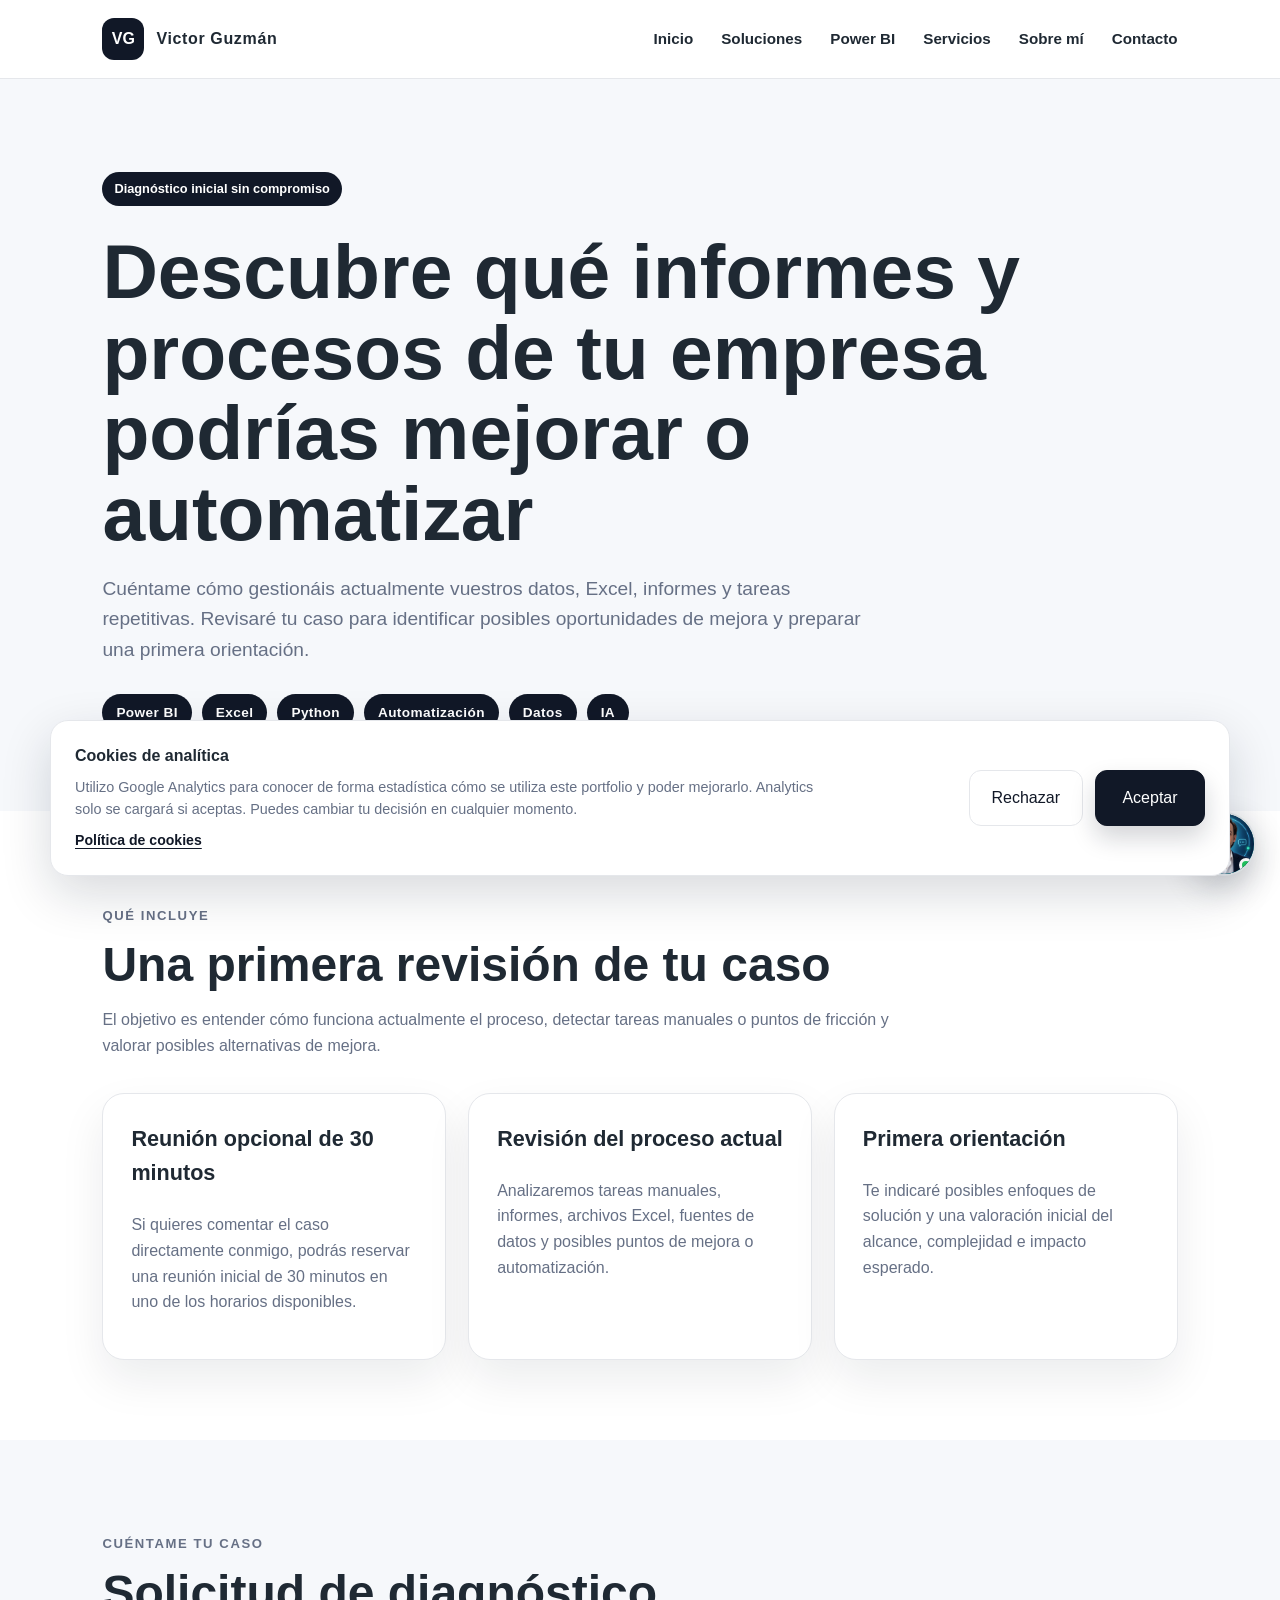
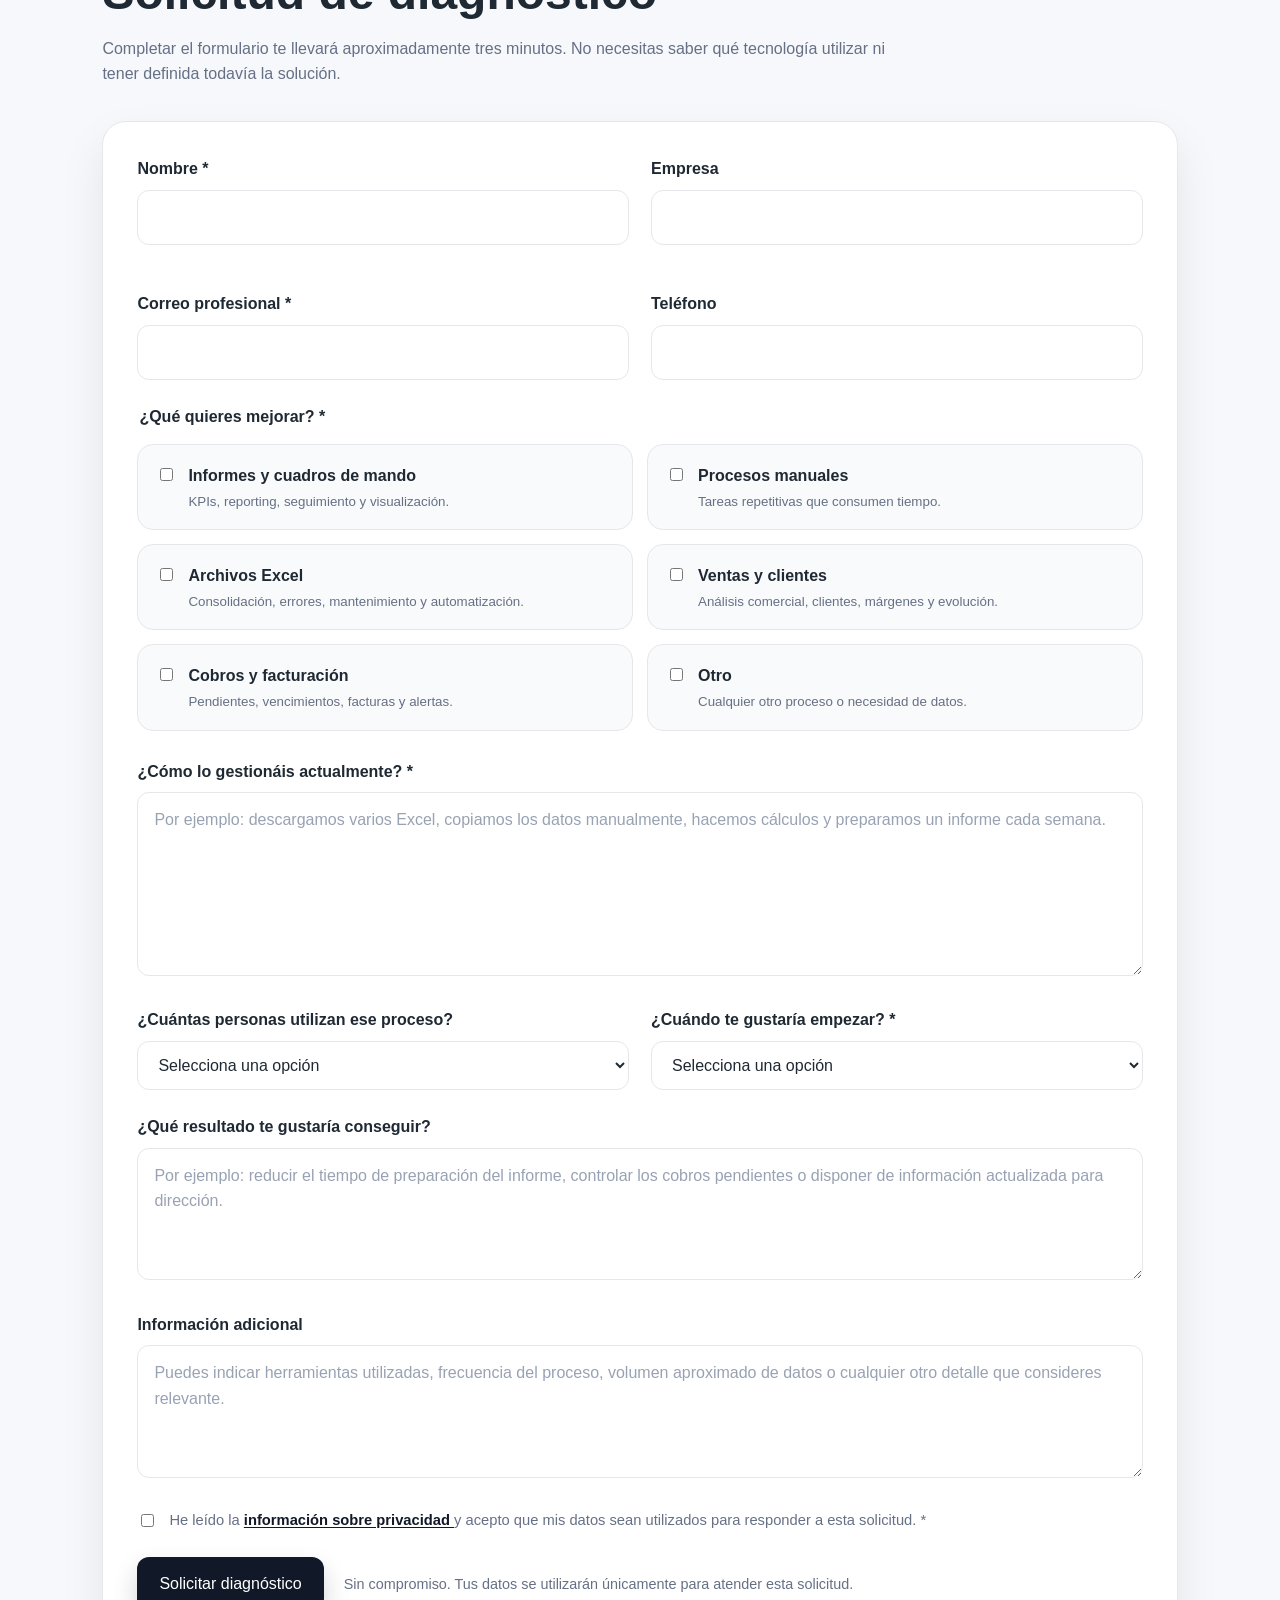
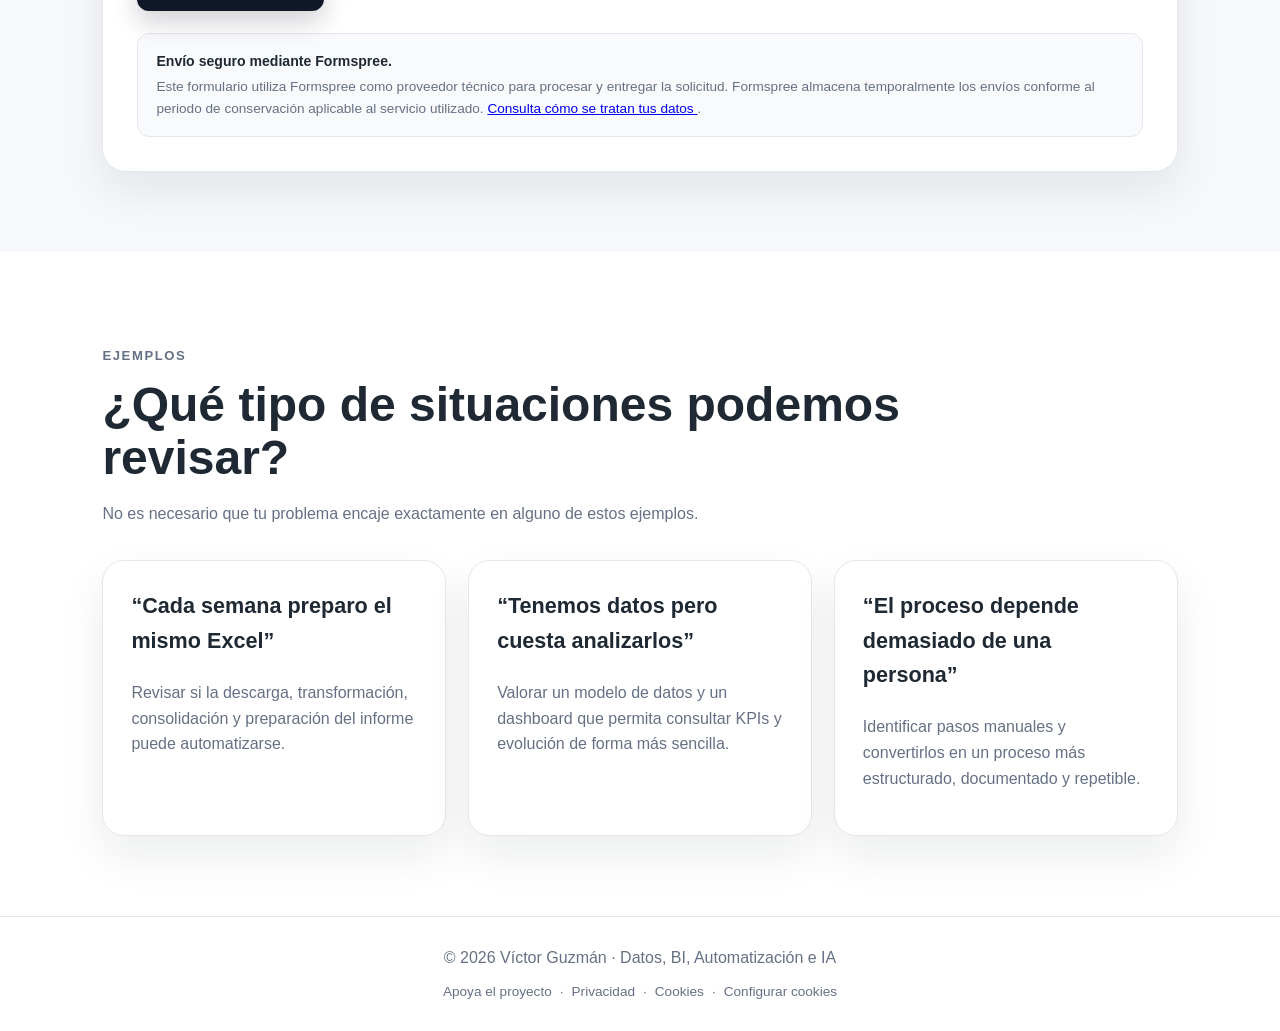
<file: diagnostico.html>
<!DOCTYPE html>
<html lang="es">
<head>

  <meta charset="UTF-8" />

  <meta
    name="viewport"
    content="width=device-width, initial-scale=1.0"
  />


  <!-- SEO -->

  <title>
    Diagnóstico de Datos y Automatización | Víctor Guzmán
  </title>

  <meta
    name="description"
    content="Solicita un diagnóstico inicial para identificar informes, procesos manuales, archivos Excel y tareas repetitivas que podrían mejorarse o automatizarse."
  />

  <meta
    name="author"
    content="Víctor Guzmán"
  />

  <meta
    name="robots"
    content="index, follow"
  />

  <link
    rel="canonical"
    href="https://victorguzmanperez.github.io/victorguzman/diagnostico.html"
  />


  <!-- Open Graph -->

  <meta
    property="og:title"
    content="Diagnóstico de Datos y Automatización | Víctor Guzmán"
  />

  <meta
    property="og:description"
    content="Revisa informes, archivos Excel, procesos manuales y tareas repetitivas para identificar oportunidades de mejora, automatización y análisis de datos."
  />

  <meta
    property="og:type"
    content="website"
  />

  <meta
    property="og:url"
    content="https://victorguzmanperez.github.io/victorguzman/diagnostico.html"
  />

  <meta
    property="og:locale"
    content="es_ES"
  />

  <meta
    property="og:site_name"
    content="Víctor Guzmán"
  />

  <meta
    property="og:image"
    content="https://victorguzmanperez.github.io/victorguzman/assets/img/og-cover.png"
  />

  <meta
    property="og:image:width"
    content="1200"
  />

  <meta
    property="og:image:height"
    content="630"
  />

  <meta
    property="og:image:alt"
    content="Víctor Guzmán · Datos, BI, Automatización e IA"
  />

  <!-- Twitter / X -->

  <meta
    name="twitter:card"
    content="summary_large_image"
  />

  <meta
    name="twitter:title"
    content="Diagnóstico de Datos y Automatización | Víctor Guzmán"
  />

  <meta
    name="twitter:description"
    content="Identifica oportunidades para mejorar informes, Excel, procesos manuales, automatización y análisis de datos."
  />

  <meta
    name="twitter:image"
    content="https://victorguzmanperez.github.io/victorguzman/assets/img/og-cover.png"
  />

  <meta
    name="twitter:image:alt"
    content="Víctor Guzmán · Datos, BI, Automatización e IA"
  />

  <link
    rel="stylesheet"
    href="styles.css?v=mob-h1.1"
  />

</head>

<body>

  <header class="site-header">
    <div class="logo">
      <span class="logo-mark">VG</span>
      <span class="logo-text">Victor Guzmán</span>
    </div>

    <nav class="nav">
      <a href="index.html#inicio">Inicio</a>
      <a href="soluciones.html">Soluciones</a>
      <a href="index.html#powerbi">Power BI</a>
      <a href="index.html#servicios">Servicios</a>
      <a href="index.html#sobre-mi">Sobre mí</a>
      <a href="index.html#contacto">Contacto</a>
    </nav>
  </header>

  <main>

    <section class="section project-detail-hero">
      <p class="project-badge">Diagnóstico inicial sin compromiso</p>

      <h1>
        Descubre qué informes y procesos de tu empresa podrías mejorar o automatizar
      </h1>

      <p class="hero-text">
        Cuéntame cómo gestionáis actualmente vuestros datos, Excel,
        informes y tareas repetitivas. Revisaré tu caso para identificar
        posibles oportunidades de mejora y preparar una primera orientación.
      </p>

      <div class="tech-tags" style="margin-top: 28px;">
        <span>Power BI</span>
        <span>Excel</span>
        <span>Python</span>
        <span>Automatización</span>
        <span>Datos</span>
        <span>IA</span>
      </div>
    </section>

    <section class="section section-alt">
      <div class="section-heading">
        <p class="eyebrow">Qué incluye</p>
        <h2>Una primera revisión de tu caso</h2>

        <p>
          El objetivo es entender cómo funciona actualmente el proceso,
          detectar tareas manuales o puntos de fricción y valorar posibles
          alternativas de mejora.
        </p>
      </div>

      <div class="cards-grid">

        <article class="card">
          <h3>Reunión opcional de 30 minutos</h3>
          <p>
            Si quieres comentar el caso directamente conmigo, podrás reservar una reunión inicial de 30 minutos en uno de los horarios disponibles.
          </p>
        </article>

        <article class="card">
          <h3>Revisión del proceso actual</h3>
          <p>
            Analizaremos tareas manuales, informes, archivos Excel,
            fuentes de datos y posibles puntos de mejora o automatización.
          </p>
        </article>

        <article class="card">
          <h3>Primera orientación</h3>
          <p>
            Te indicaré posibles enfoques de solución y una valoración
            inicial del alcance, complejidad e impacto esperado.
          </p>
        </article>

      </div>
    </section>

    <section class="section">

      <div class="form-wrapper">

        <div class="section-heading">
          <p class="eyebrow">Cuéntame tu caso</p>
          <h2>Solicitud de diagnóstico</h2>

          <p>
            Completar el formulario te llevará aproximadamente tres minutos.
            No necesitas saber qué tecnología utilizar ni tener definida
            todavía la solución.
          </p>
        </div>

        <form
          id="diagnosticForm"
          class="diagnostic-form"
          action="https://formspree.io/f/moeqloee"
          method="POST"
        >

          <div class="form-grid">

            <div class="form-group">
              <label for="name">Nombre *</label>

              <input
                type="text"
                id="name"
                name="nombre"
                autocomplete="name"
                required
              />
            </div>

            <div class="form-group">
              <label for="company">Empresa</label>

              <input
                type="text"
                id="company"
                name="empresa"
                autocomplete="organization"
              />
            </div>

            <div class="form-group">
              <label for="email">Correo profesional *</label>

              <input
                type="email"
                id="email"
                name="email"
                autocomplete="email"
                required
              />
            </div>

            <div class="form-group">
              <label for="phone">Teléfono</label>

              <input
                type="tel"
                id="phone"
                name="telefono"
                autocomplete="tel"
              />
            </div>

          </div>

          <fieldset class="form-fieldset">

            <legend>¿Qué quieres mejorar? *</legend>

            <div class="checkbox-grid">

              <label class="choice-card">
                <input
                  type="checkbox"
                  name="que_quiere_mejorar"
                  value="Informes y cuadros de mando"
                />

                <span>
                  <strong>Informes y cuadros de mando</strong>
                  <small>
                    KPIs, reporting, seguimiento y visualización.
                  </small>
                </span>
              </label>

              <label class="choice-card">
                <input
                  type="checkbox"
                  name="que_quiere_mejorar"
                  value="Procesos manuales"
                />

                <span>
                  <strong>Procesos manuales</strong>
                  <small>
                    Tareas repetitivas que consumen tiempo.
                  </small>
                </span>
              </label>

              <label class="choice-card">
                <input
                  type="checkbox"
                  name="que_quiere_mejorar"
                  value="Archivos Excel"
                />

                <span>
                  <strong>Archivos Excel</strong>
                  <small>
                    Consolidación, errores, mantenimiento y automatización.
                  </small>
                </span>
              </label>

              <label class="choice-card">
                <input
                  type="checkbox"
                  name="que_quiere_mejorar"
                  value="Ventas y clientes"
                />

                <span>
                  <strong>Ventas y clientes</strong>
                  <small>
                    Análisis comercial, clientes, márgenes y evolución.
                  </small>
                </span>
              </label>

              <label class="choice-card">
                <input
                  type="checkbox"
                  name="que_quiere_mejorar"
                  value="Cobros y facturación"
                />

                <span>
                  <strong>Cobros y facturación</strong>
                  <small>
                    Pendientes, vencimientos, facturas y alertas.
                  </small>
                </span>
              </label>

              <label class="choice-card">
                <input
                  type="checkbox"
                  name="que_quiere_mejorar"
                  value="Otro"
                />

                <span>
                  <strong>Otro</strong>
                  <small>
                    Cualquier otro proceso o necesidad de datos.
                  </small>
                </span>
              </label>

            </div>

          </fieldset>

          <div class="form-group">

            <label for="currentProcess">
              ¿Cómo lo gestionáis actualmente? *
            </label>

            <textarea
              id="currentProcess"
              name="gestion_actual"
              rows="6"
              required
              placeholder="Por ejemplo: descargamos varios Excel, copiamos los datos manualmente, hacemos cálculos y preparamos un informe cada semana."
            ></textarea>

          </div>

          <div class="form-grid">

            <div class="form-group">

              <label for="users">
                ¿Cuántas personas utilizan ese proceso?
              </label>

              <select id="users" name="personas_utilizan_proceso">

                <option value="">
                  Selecciona una opción
                </option>

                <option value="1 persona">
                  1 persona
                </option>

                <option value="2-5 personas">
                  2–5 personas
                </option>

                <option value="6-10 personas">
                  6–10 personas
                </option>

                <option value="Más de 10 personas">
                  Más de 10 personas
                </option>

                <option value="No lo sé">
                  No lo sé
                </option>

              </select>

            </div>

            <div class="form-group">

              <label for="start">
                ¿Cuándo te gustaría empezar? *
              </label>

              <select
                id="start"
                name="fecha_inicio"
                required
              >

                <option value="">
                  Selecciona una opción
                </option>

                <option value="Lo antes posible">
                  Lo antes posible
                </option>

                <option value="Durante este mes">
                  Durante este mes
                </option>

                <option value="En los próximos tres meses">
                  En los próximos tres meses
                </option>

                <option value="Solo estoy informándome">
                  Solo estoy informándome
                </option>

              </select>

            </div>

          </div>

          <div class="form-group">

            <label for="objective">
              ¿Qué resultado te gustaría conseguir?
            </label>

            <textarea
              id="objective"
              name="resultado_esperado"
              rows="4"
              placeholder="Por ejemplo: reducir el tiempo de preparación del informe, controlar los cobros pendientes o disponer de información actualizada para dirección."
            ></textarea>

          </div>

          <div class="form-group">

            <label for="additional">
              Información adicional
            </label>

            <textarea
              id="additional"
              name="informacion_adicional"
              rows="4"
              placeholder="Puedes indicar herramientas utilizadas, frecuencia del proceso, volumen aproximado de datos o cualquier otro detalle que consideres relevante."
            ></textarea>

          </div>

          <input
            type="hidden"
            name="_subject"
            value="Nueva solicitud de diagnóstico desde el portfolio"
          />

          <input
            type="text"
            name="_gotcha"
            class="form-honeypot"
            tabindex="-1"
            autocomplete="off"
          />

          <label class="privacy-check">

            <input
              type="checkbox"
              id="privacy"
              name="acepta_privacidad"
              value="Sí"
              required
            />

            <span>
              He leído la
              <a href="privacidad.html" target="_blank" rel="noopener noreferrer">
                información sobre privacidad
              </a>
              y acepto que mis datos sean utilizados para responder a esta solicitud. *
            </span>

          </label>

          <div class="form-actions">

            <button
              type="submit"
              class="btn btn-primary"
              id="submitButton"
            >
              Solicitar diagnóstico
            </button>

            <p class="form-note">
              Sin compromiso. Tus datos se utilizarán únicamente
              para atender esta solicitud.
            </p>

          </div>


          <p class="form-provider-note">

            <strong>Envío seguro mediante Formspree.</strong>

            Este formulario utiliza Formspree como proveedor técnico
            para procesar y entregar la solicitud. Formspree almacena
            temporalmente los envíos conforme al periodo de conservación
            aplicable al servicio utilizado.

            <a
              href="privacidad.html"
              target="_blank"
              rel="noopener noreferrer"
            >
              Consulta cómo se tratan tus datos
            </a>.

          </p>

          </div>

          <div
            id="formStatus"
            class="form-status"
            role="status"
            aria-live="polite"
          ></div>

        </form>

      </div>

    </section>

    <!-- =====================================================
         RESERVA DE REUNIÓN
    ===================================================== -->

    <section
      id="bookingSection"
      class="section section-alt"
      hidden
    >

      <div class="form-wrapper">

        <div class="section-heading">

          <p class="eyebrow">
            Solicitud recibida
          </p>

          <h2>
            ¿Quieres comentarlo conmigo?
          </h2>

          <p>
            Ya tengo la información de tu caso. Si quieres comentarlo
            directamente conmigo, puedes reservar una reunión inicial
            de 30 minutos en uno de los horarios disponibles.
          </p>

        </div>

        <div
          id="calendlyEmbed"
          style="min-width:320px; height:720px;"
        ></div>

        <p class="form-note">
          La reserva se añadirá automáticamente al calendario y recibirás
          por correo el enlace de Google Meet para la reunión.
        </p>

        <div
          class="booking-alternative"
          aria-labelledby="bookingAlternativeTitle"
        >

          <p class="booking-alternative-eyebrow">
            Otra opción
          </p>

          <h3 id="bookingAlternativeTitle">
            ¿No encuentras un horario que te encaje?
          </h3>

          <p class="booking-alternative-text">
            No pasa nada. Ya he recibido la información de tu caso.
            Si ninguno de los horarios disponibles te viene bien,
            indícamelo y buscaré contigo otra alternativa.
          </p>

          <button
            type="button"
            id="bookingAlternativeButton"
            class="btn booking-alternative-button"
          >
            No encuentro un horario
          </button>

          <p
            id="bookingAlternativeStatus"
            class="form-status booking-alternative-status"
            role="status"
            aria-live="polite"
            hidden
          ></p>

        </div>

      </div>

    </section>    

    <section class="section section-alt">

      <div class="section-heading">

        <p class="eyebrow">Ejemplos</p>

        <h2>
          ¿Qué tipo de situaciones podemos revisar?
        </h2>

        <p>
          No es necesario que tu problema encaje exactamente
          en alguno de estos ejemplos.
        </p>

      </div>

      <div class="cards-grid">

        <article class="card">
          <h3>“Cada semana preparo el mismo Excel”</h3>
          <p>
            Revisar si la descarga, transformación, consolidación
            y preparación del informe puede automatizarse.
          </p>
        </article>

        <article class="card">
          <h3>“Tenemos datos pero cuesta analizarlos”</h3>
          <p>
            Valorar un modelo de datos y un dashboard que permita
            consultar KPIs y evolución de forma más sencilla.
          </p>
        </article>

        <article class="card">
          <h3>“El proceso depende demasiado de una persona”</h3>
          <p>
            Identificar pasos manuales y convertirlos en un proceso
            más estructurado, documentado y repetible.
          </p>
        </article>

      </div>

    </section>

  </main>

  <footer class="footer">

    <p>
      © 2026 Víctor Guzmán · Datos, BI, Automatización e IA
    </p>

    <nav class="footer-legal" aria-label="Enlaces del pie">

      <a href="apoya.html">Apoya el proyecto</a>

      <span aria-hidden="true">·</span>

      <a href="privacidad.html">Privacidad</a>

      <span aria-hidden="true">·</span>

      <a href="cookies.html">Cookies</a>

      <span aria-hidden="true">·</span>

      <button
        type="button"
        class="footer-cookie-button"
        onclick="openCookiePreferences()"
      >
        Configurar cookies
      </button>

    </nav>

  </footer>

  <script>

    const diagnosticForm =
      document.getElementById("diagnosticForm");

    const submitButton =
      document.getElementById("submitButton");

    const formStatus =
      document.getElementById("formStatus");

    const bookingSection =
      document.getElementById("bookingSection");

    const calendlyEmbed =
      document.getElementById("calendlyEmbed");

    const nameInput =
      document.getElementById("name");

    const emailInput =
      document.getElementById("email");

    const bookingAlternativeButton =
      document.getElementById(
        "bookingAlternativeButton"
      );

    const bookingAlternativeStatus =
      document.getElementById(
        "bookingAlternativeStatus"
      );

let submittedLead = null;
let bookingAlternativeTracked = false;


function diagnosticAnalyticsSource() {

  try {

    const chatbotState =
      window.__VICTOR_CHATBOT__
        ?.getState?.();

    return (
      chatbotState
        ?.analytics
        ?.diagnosticStartedSent === true
        ? "chatbot"
        : "direct"
    );

  } catch {

    return "direct";

  }

}


function showCalendlyBooking(name, email) {

  bookingSection.hidden = false;

  const initializeCalendly = () => {

    if (
      typeof Calendly === "undefined" ||
      calendlyEmbed.dataset.initialized === "true"
    ) {
      return;
    }

    Calendly.initInlineWidget({
      url: "https://calendly.com/victorguzman-data-pro/reunion-inicial-proyecto",
      parentElement: calendlyEmbed,
      prefill: {
        name: name,
        email: email
      }
    });

    calendlyEmbed.dataset.initialized = "true";

    bookingSection.scrollIntoView({
      behavior: "smooth",
      block: "start"
    });

  };

  if (!document.getElementById("calendlyStyles")) {

    const calendlyStyles =
      document.createElement("link");

    calendlyStyles.id = "calendlyStyles";
    calendlyStyles.rel = "stylesheet";
    calendlyStyles.href =
      "https://assets.calendly.com/assets/external/widget.css";

    document.head.appendChild(calendlyStyles);

  }

  if (typeof Calendly !== "undefined") {

    initializeCalendly();
    return;

  }

  let calendlyScript =
    document.getElementById("calendlyScript");

  if (!calendlyScript) {

    calendlyScript =
      document.createElement("script");

    calendlyScript.id = "calendlyScript";
    calendlyScript.src =
      "https://assets.calendly.com/assets/external/widget.js";

    calendlyScript.async = true;

    calendlyScript.addEventListener(
      "load",
      initializeCalendly,
      { once: true }
    );

    document.body.appendChild(calendlyScript);

  } else {

    calendlyScript.addEventListener(
      "load",
      initializeCalendly,
      { once: true }
    );

  }

}

function resetBookingFlow() {

  /*
   * Cerrar y limpiar Calendly.
   */
  bookingSection.hidden = true;

  calendlyEmbed.innerHTML = "";

  delete calendlyEmbed.dataset.initialized;


  /*
   * Restablecer alternativa de horario.
   */
  bookingAlternativeButton.hidden = false;
  bookingAlternativeButton.disabled = false;

  bookingAlternativeButton.textContent =
    "No encuentro un horario";

  bookingAlternativeStatus.hidden = true;
  bookingAlternativeStatus.textContent = "";
  bookingAlternativeStatus.className =
    "form-status booking-alternative-status";


  /*
   * Restablecer datos temporales del lead.
   */
  submittedLead = null;

  bookingAlternativeTracked = false;

  trackedCalendlyEvents.clear();


  /*
   * Formulario limpio.
   */
  diagnosticForm.reset();

  formStatus.textContent = "";
  formStatus.className = "form-status";


  /*
   * Volver al inicio del formulario.
   */
  diagnosticForm.scrollIntoView({
    behavior: "smooth",
    block: "start"
  });

}

function isCalendlyEvent(event) {

  return (
    typeof event.data?.event === "string" &&
    event.data.event.startsWith("calendly.")
  );

}

const trackedCalendlyEvents =
  new Set();


window.addEventListener(
  "message",
  (event) => {

    if (!isCalendlyEvent(event)) {
      return;
    }

    const calendlyEventMap = {
      "calendly.event_type_viewed":
        "calendly_view",

      "calendly.date_and_time_selected":
        "calendly_time_selected",

      "calendly.event_scheduled":
        "calendly_event_scheduled"
    };

    const gaEventName =
      calendlyEventMap[event.data.event];

    if (!gaEventName) {
      return;
    }

    if (
      trackedCalendlyEvents.has(
        gaEventName
      )
    ) {
      return;
    }

    trackedCalendlyEvents.add(
      gaEventName
    );

    console.log(
      "[Calendly → GA4]",
      gaEventName,
      {
        booking_source:
          diagnosticAnalyticsSource() === "chatbot"
            ? "chatbot_diagnostic"
            : "diagnostico"
      }
    );

    if (typeof gtag === "function") {

      gtag(
        "event",
        gaEventName,
        {
          booking_source:
            "diagnostico"
        }
      );

    }

  }
);


    diagnosticForm.addEventListener(
      "submit",
      async (event) => {

        event.preventDefault();

        const bookingName =
          nameInput.value.trim();

        const bookingEmail =
          emailInput.value.trim();

        const selectedImprovements =
          diagnosticForm.querySelectorAll(
            'input[name="que_quiere_mejorar"]:checked'
          );

        if (selectedImprovements.length === 0) {

          formStatus.textContent =
            "Selecciona al menos una opción en «¿Qué quieres mejorar?».";

          formStatus.className =
            "form-status error";

          return;
        }

        submitButton.disabled = true;
        submitButton.textContent = "Enviando…";

        formStatus.textContent = "";
        formStatus.className = "form-status";

        try {

          const response =
            await fetch(
              diagnosticForm.action,
              {
                method: diagnosticForm.method,
                body: new FormData(diagnosticForm),
                headers: {
                  Accept: "application/json"
                }
              }
            );

          if (!response.ok) {
            throw new Error(
              "No se pudo enviar el formulario."
            );
          }

          submittedLead = {
            name: bookingName,
            email: bookingEmail
          };

          diagnosticForm.reset();

          formStatus.textContent =
            "Solicitud enviada correctamente. Si quieres, puedes reservar ahora una reunión inicial de 30 minutos.";

          formStatus.className =
            "form-status success";

          showCalendlyBooking(
            bookingName,
            bookingEmail
          );

          if (typeof gtag === "function") {

            gtag(
              "event",
              "generate_lead",
              {
                form_name:
                  "diagnostico_automatizacion",
                lead_source:
                  diagnosticAnalyticsSource()
              }
            );

          }

        } catch (error) {

          console.error(error);

          formStatus.textContent =
            "No se ha podido enviar la solicitud. Puedes escribirme directamente a victorguzman.data.pro@gmail.com.";

          formStatus.className =
            "form-status error";

        } finally {

          submitButton.disabled = false;

          submitButton.textContent =
            "Solicitar diagnóstico";

        }

      }
    );

    bookingAlternativeButton.addEventListener(
      "click",
      async () => {

        if (!submittedLead) {
          return;
        }

        bookingAlternativeButton.disabled = true;

        bookingAlternativeButton.textContent =
          "Enviando…";

        bookingAlternativeStatus.hidden = true;

        /*
        * Analytics
        * Sin PII.
        */
        if (
          !bookingAlternativeTracked &&
          typeof gtag === "function"
        ) {

          gtag(
            "event",
            "booking_alternative_click",
            {
              booking_source:
                diagnosticAnalyticsSource() === "chatbot"
                  ? "chatbot_diagnostic"
                  : "diagnostico"
            }
          );

          bookingAlternativeTracked = true;

        }

        /*
        * Aviso operativo a Víctor.
        * Se reutiliza Formspree.
        */
        const alternativeRequest =
          new FormData();

        alternativeRequest.append(
          "nombre",
          submittedLead.name
        );

        alternativeRequest.append(
          "email",
          submittedLead.email
        );

        alternativeRequest.append(
          "tipo_solicitud",
          "Necesita horario alternativo"
        );

        alternativeRequest.append(
          "_subject",
          "Lead del portfolio necesita otro horario"
        );

        try {

          const response =
            await fetch(
              diagnosticForm.action,
              {
                method: "POST",
                body: alternativeRequest,
                headers: {
                  Accept: "application/json"
                }
              }
            );

          if (!response.ok) {
            throw new Error(
              "No se pudo registrar la solicitud."
            );
          }

          bookingAlternativeButton.textContent =
            "Enviado ✓";

          setTimeout(
            () => {

              bookingAlternativeStatus.hidden = false;

              bookingAlternativeStatus.textContent =
                "Perfecto. Ya tengo tu solicitud. Me pondré en contacto contigo para buscar otro horario.";

              bookingAlternativeStatus.className =
                "form-status success";

              setTimeout(
                () => {
                  resetBookingFlow();
                },
                1500
              );

            },
            1200
          );

        } catch (error) {

          console.error(error);

          bookingAlternativeButton.disabled = false;

          bookingAlternativeButton.textContent =
            "No encuentro un horario";

          bookingAlternativeStatus.hidden = false;

          bookingAlternativeStatus.textContent =
            "No he podido registrar esta petición. Ya tengo tu solicitud de diagnóstico y puedes escribirme directamente si lo necesitas.";

          bookingAlternativeStatus.className =
            "form-status error";

        }

      }
    );



  </script>

<div
  id="cookieBanner"
  class="cookie-banner"
  role="dialog"
  aria-modal="false"
  aria-labelledby="cookieTitle"
  aria-describedby="cookieDescription"
>

  <div class="cookie-banner-content">

    <div class="cookie-banner-text">

      <strong id="cookieTitle">
        Cookies de analítica
      </strong>

      <p id="cookieDescription">
        Utilizo Google Analytics para conocer de forma estadística
        cómo se utiliza este portfolio y poder mejorarlo.
        Analytics solo se cargará si aceptas.
        Puedes cambiar tu decisión en cualquier momento.
      </p>

      <a href="cookies.html">
        Política de cookies
      </a>

    </div>

    <div class="cookie-banner-actions">

      <button
        type="button"
        id="rejectAnalytics"
        class="btn cookie-btn"
      >
        Rechazar
      </button>

      <button
        type="button"
        id="acceptAnalytics"
        class="btn btn-primary cookie-btn"
      >
        Aceptar
      </button>

    </div>

  </div>

</div>

<script src="cookie-consent.js"></script>

<script
  type="module"
  src="assets/chatbot/chatbot.js?v=conv-g1.13"
></script>
</body>
</html>
</file>
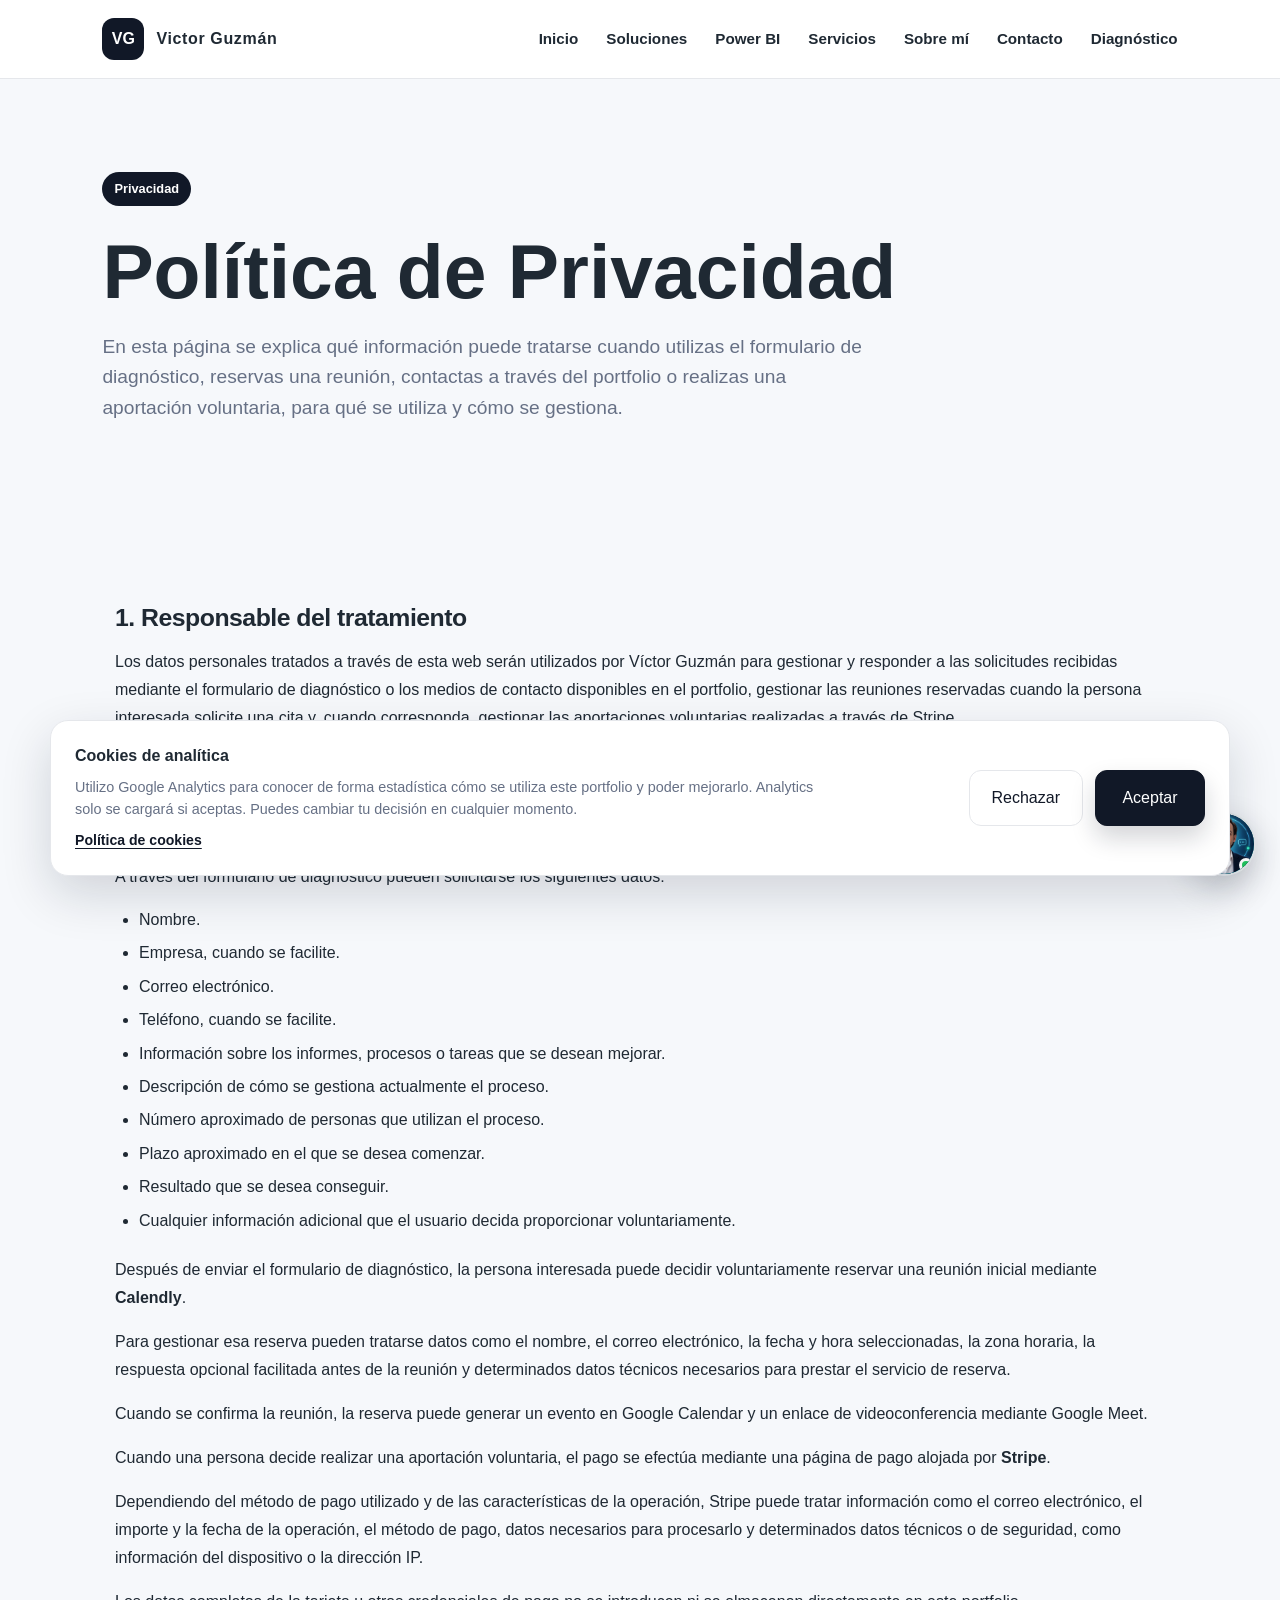
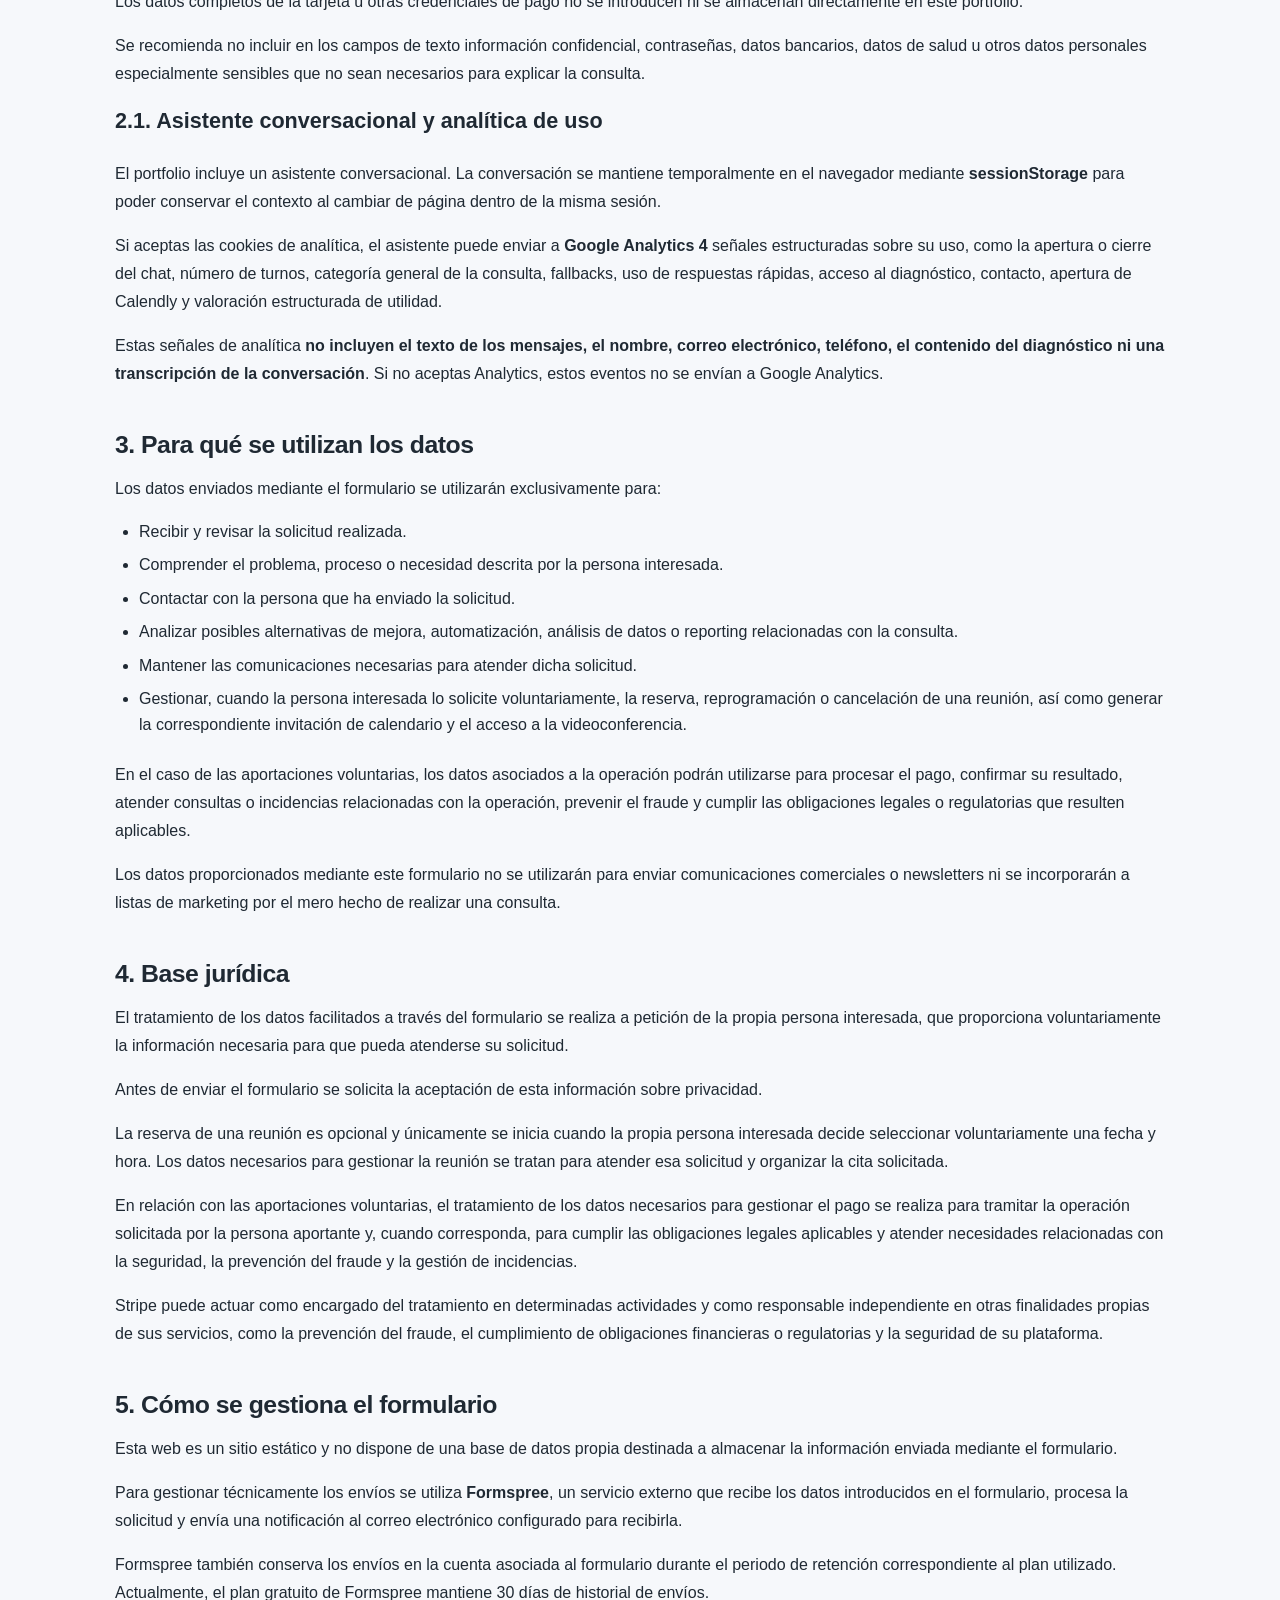
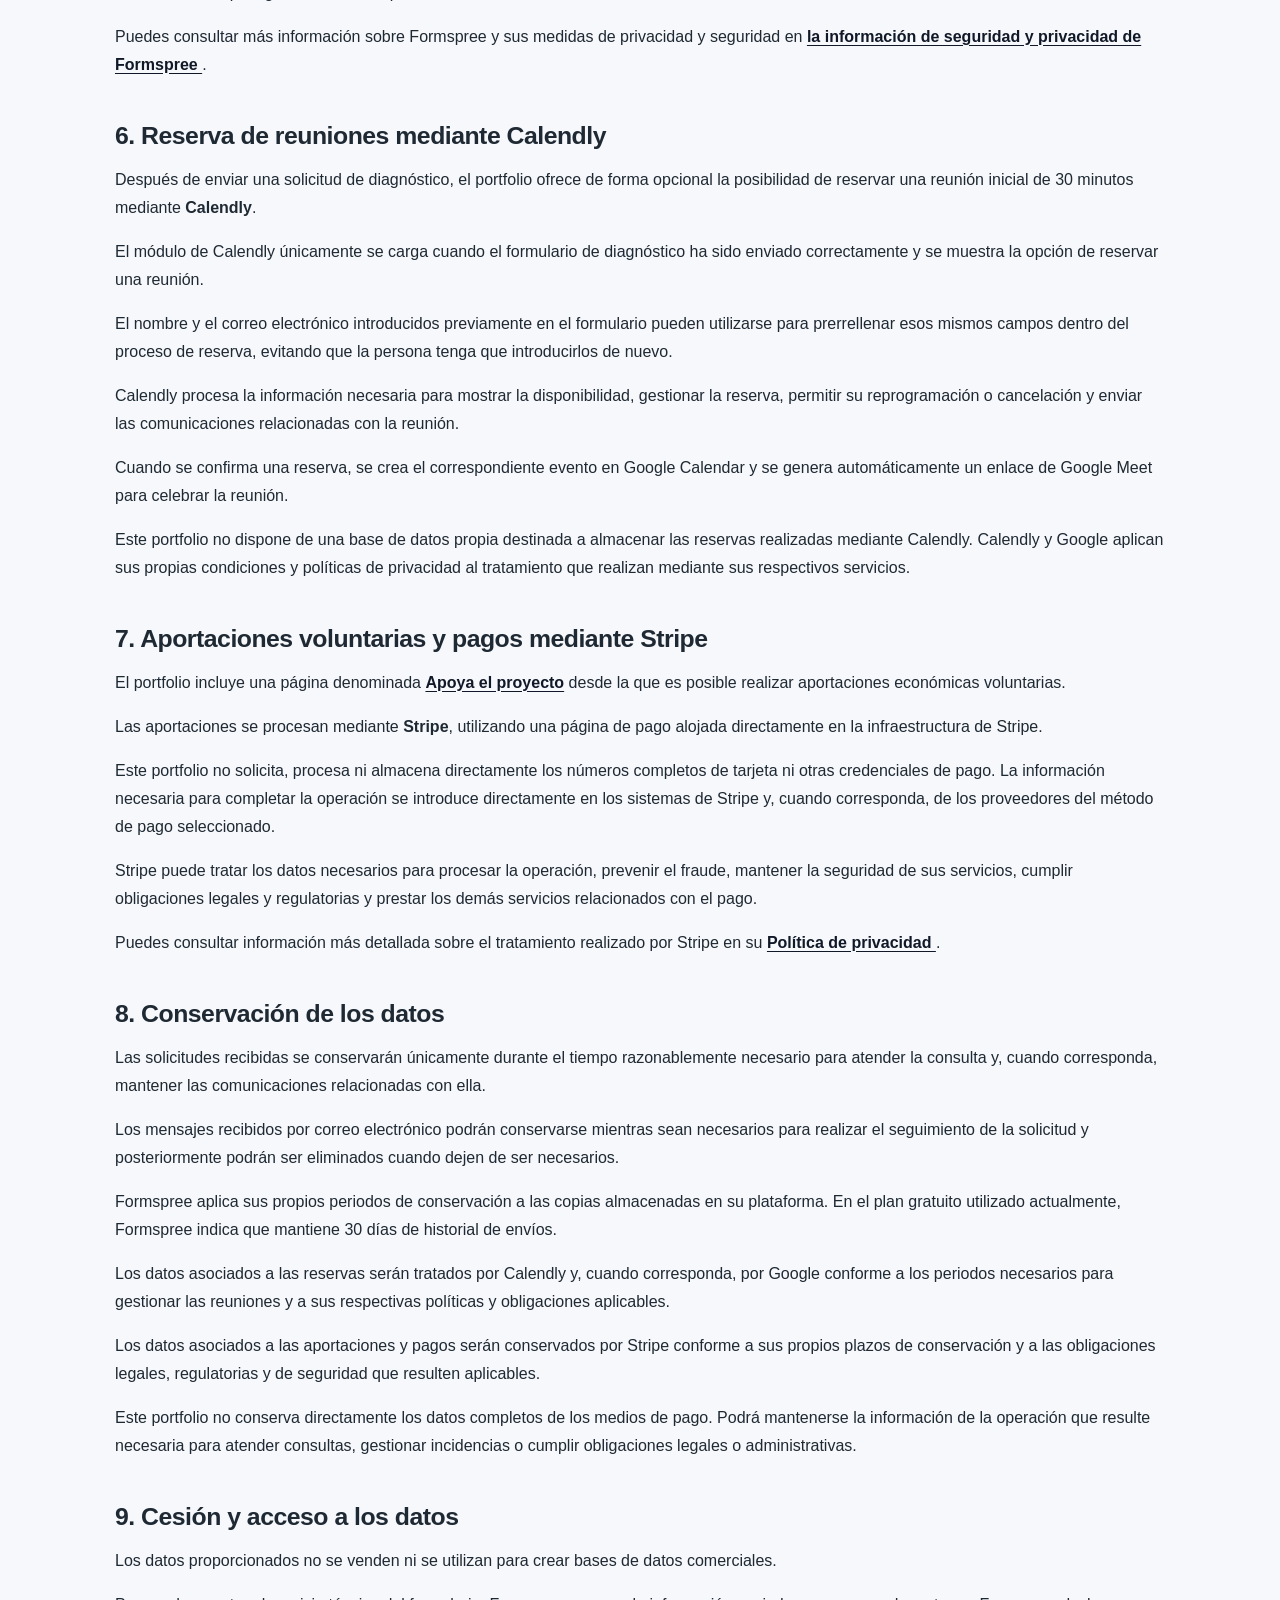
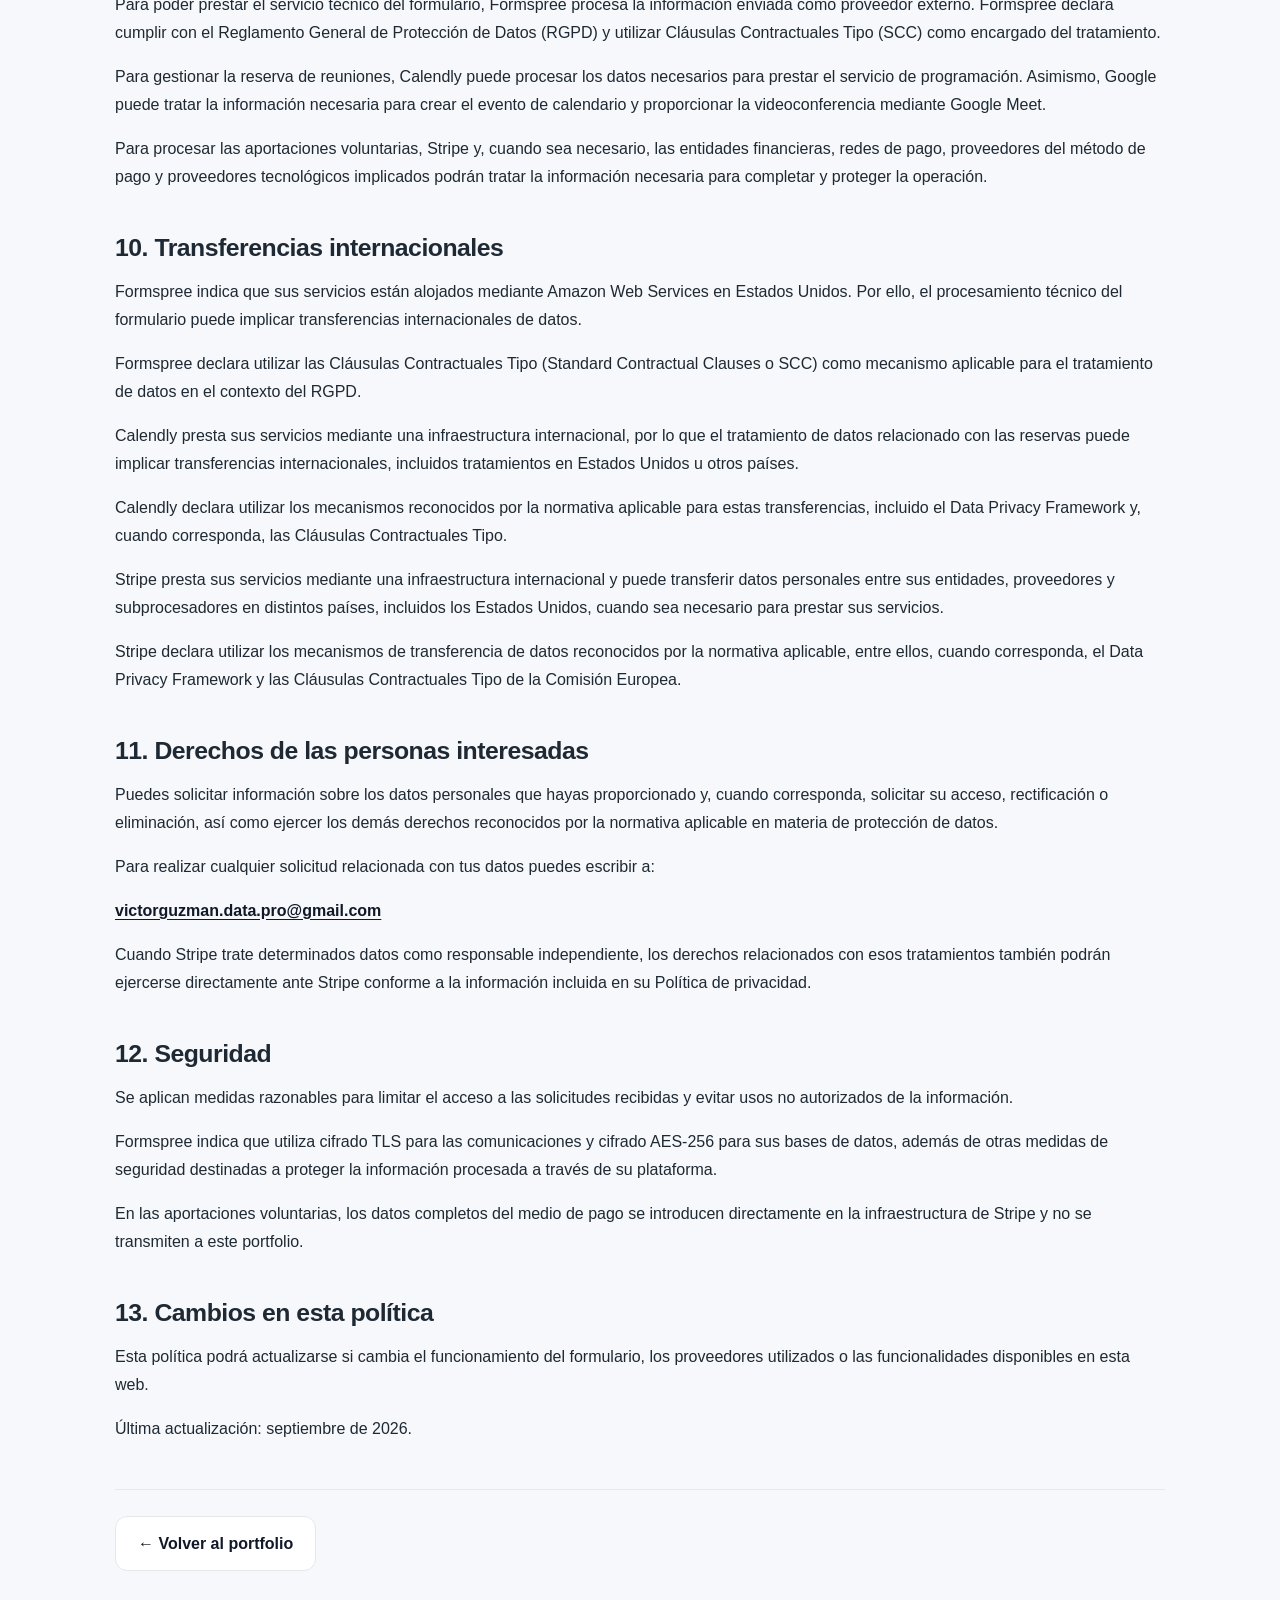
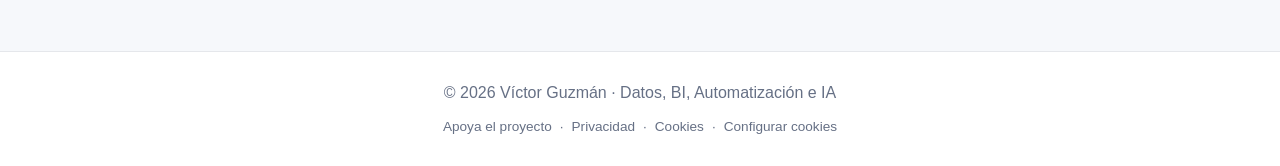
<file: privacidad.html>
<!DOCTYPE html>
<html lang="es">

<head>

  <meta charset="UTF-8" />

  <meta
    name="viewport"
    content="width=device-width, initial-scale=1.0"
  />


  <!-- SEO -->

  <title>
    Política de Privacidad | Víctor Guzmán
  </title>

  <meta
    name="description"
    content="Información sobre el tratamiento de datos personales en el portfolio de Víctor Guzmán, incluido el formulario de diagnóstico, la reserva de reuniones y las aportaciones voluntarias procesadas mediante Stripe."
  />

  <meta
    name="author"
    content="Víctor Guzmán"
  />

  <meta
    name="robots"
    content="noindex, follow"
  />

  <link
    rel="canonical"
    href="https://victorguzmanperez.github.io/victorguzman/privacidad.html"
  />


  <!-- Open Graph -->

  <meta
    property="og:title"
    content="Política de Privacidad | Víctor Guzmán"
  />

  <meta
    property="og:description"
    content="Información sobre privacidad, formulario de diagnóstico, reserva de reuniones y aportaciones voluntarias en el portfolio de Víctor Guzmán."
  />

  <meta
    property="og:type"
    content="website"
  />

  <meta
    property="og:url"
    content="https://victorguzmanperez.github.io/victorguzman/privacidad.html"
  />

  <meta
    property="og:locale"
    content="es_ES"
  />

  <meta
    property="og:site_name"
    content="Víctor Guzmán"
  />


  <!-- Twitter / X -->

  <meta
    name="twitter:card"
    content="summary"
  />

  <meta
    name="twitter:title"
    content="Política de Privacidad | Víctor Guzmán"
  />

  <meta
    name="twitter:description"
    content="Información sobre privacidad, formulario de diagnóstico, reserva de reuniones y aportaciones voluntarias."
  />


  <link
    rel="stylesheet"
    href="styles.css?v=mob-h1.1"
  />

</head>

<body>

  <header class="site-header">
    <div class="logo">
      <span class="logo-mark">VG</span>
      <span class="logo-text">Victor Guzmán</span>
    </div>

    <nav class="nav">
      <a href="index.html#inicio">Inicio</a>
      <a href="soluciones.html">Soluciones</a>
      <a href="index.html#powerbi">Power BI</a>
      <a href="index.html#servicios">Servicios</a>
      <a href="index.html#sobre-mi">Sobre mí</a>
      <a href="index.html#contacto">Contacto</a>
      <a href="diagnostico.html">Diagnóstico</a>
    </nav>
  </header>


  <main>

    <section class="section project-detail-hero">

      <p class="project-badge">Privacidad</p>

      <h1>Política de Privacidad</h1>

      <p class="hero-text">
        En esta página se explica qué información puede tratarse cuando utilizas
        el formulario de diagnóstico, reservas una reunión, contactas a través
        del portfolio o realizas una aportación voluntaria, para qué se utiliza
        y cómo se gestiona.
      </p>

    </section>


    <section class="section">

      <div class="legal-content">

        <h2>1. Responsable del tratamiento</h2>

        <p>
          Los datos personales tratados a través de esta web serán utilizados
          por Víctor Guzmán para gestionar y responder a las solicitudes recibidas
          mediante el formulario de diagnóstico o los medios de contacto disponibles
          en el portfolio, gestionar las reuniones reservadas cuando la persona
          interesada solicite una cita y, cuando corresponda, gestionar las aportaciones
          voluntarias realizadas a través de Stripe.
        </p>

        <p>
          Correo electrónico de contacto:
          <a href="mailto:victorguzman.data.pro@gmail.com">
            victorguzman.data.pro@gmail.com
          </a>
        </p>


        <h2>2. Qué datos se recogen</h2>

        <p>
          A través del formulario de diagnóstico pueden solicitarse los
          siguientes datos:
        </p>

        <ul>
          <li>Nombre.</li>
          <li>Empresa, cuando se facilite.</li>
          <li>Correo electrónico.</li>
          <li>Teléfono, cuando se facilite.</li>
          <li>
            Información sobre los informes, procesos o tareas que
            se desean mejorar.
          </li>
          <li>
            Descripción de cómo se gestiona actualmente el proceso.
          </li>
          <li>
            Número aproximado de personas que utilizan el proceso.
          </li>
          <li>
            Plazo aproximado en el que se desea comenzar.
          </li>
          <li>
            Resultado que se desea conseguir.
          </li>
          <li>
            Cualquier información adicional que el usuario decida
            proporcionar voluntariamente.
          </li>
        </ul>
        <p>
          Después de enviar el formulario de diagnóstico, la persona interesada
          puede decidir voluntariamente reservar una reunión inicial mediante
          <strong>Calendly</strong>.
        </p>

        <p>
          Para gestionar esa reserva pueden tratarse datos como el nombre,
          el correo electrónico, la fecha y hora seleccionadas, la zona horaria,
          la respuesta opcional facilitada antes de la reunión y determinados
          datos técnicos necesarios para prestar el servicio de reserva.
        </p>

        <p>
          Cuando se confirma la reunión, la reserva puede generar un evento
          en Google Calendar y un enlace de videoconferencia mediante Google Meet.
        </p>
        <p>
          Cuando una persona decide realizar una aportación voluntaria,
          el pago se efectúa mediante una página de pago alojada por
          <strong>Stripe</strong>.
        </p>

        <p>
          Dependiendo del método de pago utilizado y de las características
          de la operación, Stripe puede tratar información como el correo
          electrónico, el importe y la fecha de la operación, el método de pago,
          datos necesarios para procesarlo y determinados datos técnicos o de
          seguridad, como información del dispositivo o la dirección IP.
        </p>

        <p>
          Los datos completos de la tarjeta u otras credenciales de pago
          no se introducen ni se almacenan directamente en este portfolio.
        </p>

        <p>
          Se recomienda no incluir en los campos de texto información
          confidencial, contraseñas, datos bancarios, datos de salud
          u otros datos personales especialmente sensibles que no sean
          necesarios para explicar la consulta.
        </p>


        <h3>2.1. Asistente conversacional y analítica de uso</h3>

        <p>
          El portfolio incluye un asistente conversacional. La conversación se
          mantiene temporalmente en el navegador mediante <strong>sessionStorage</strong>
          para poder conservar el contexto al cambiar de página dentro de la misma
          sesión.
        </p>

        <p>
          Si aceptas las cookies de analítica, el asistente puede enviar a
          <strong>Google Analytics 4</strong> señales estructuradas sobre su uso,
          como la apertura o cierre del chat, número de turnos, categoría general
          de la consulta, fallbacks, uso de respuestas rápidas, acceso al
          diagnóstico, contacto, apertura de Calendly y valoración estructurada
          de utilidad.
        </p>

        <p>
          Estas señales de analítica <strong>no incluyen el texto de los mensajes,
          el nombre, correo electrónico, teléfono, el contenido del diagnóstico ni
          una transcripción de la conversación</strong>. Si no aceptas Analytics,
          estos eventos no se envían a Google Analytics.
        </p>

        <h2>3. Para qué se utilizan los datos</h2>

        <p>
          Los datos enviados mediante el formulario se utilizarán
          exclusivamente para:
        </p>

        <ul>
          <li>Recibir y revisar la solicitud realizada.</li>

          <li>
            Comprender el problema, proceso o necesidad descrita
            por la persona interesada.
          </li>

          <li>
            Contactar con la persona que ha enviado la solicitud.
          </li>

          <li>
            Analizar posibles alternativas de mejora, automatización,
            análisis de datos o reporting relacionadas con la consulta.
          </li>

          <li>
            Mantener las comunicaciones necesarias para atender
            dicha solicitud.
          </li>
          <li>
            Gestionar, cuando la persona interesada lo solicite voluntariamente,
            la reserva, reprogramación o cancelación de una reunión, así como
            generar la correspondiente invitación de calendario y el acceso
            a la videoconferencia.
          </li>

        </ul>
        <p>
          En el caso de las aportaciones voluntarias, los datos asociados
          a la operación podrán utilizarse para procesar el pago, confirmar
          su resultado, atender consultas o incidencias relacionadas con
          la operación, prevenir el fraude y cumplir las obligaciones legales
          o regulatorias que resulten aplicables.
        </p>
        <p>
          Los datos proporcionados mediante este formulario no se utilizarán
          para enviar comunicaciones comerciales o newsletters ni se
          incorporarán a listas de marketing por el mero hecho de realizar
          una consulta.
        </p>


        <h2>4. Base jurídica</h2>

        <p>
          El tratamiento de los datos facilitados a través del formulario
          se realiza a petición de la propia persona interesada, que
          proporciona voluntariamente la información necesaria para que
          pueda atenderse su solicitud.
        </p>

        <p>
          Antes de enviar el formulario se solicita la aceptación de esta
          información sobre privacidad.
        </p>

        <p>
          La reserva de una reunión es opcional y únicamente se inicia cuando
          la propia persona interesada decide seleccionar voluntariamente una
          fecha y hora. Los datos necesarios para gestionar la reunión se tratan
          para atender esa solicitud y organizar la cita solicitada.
        </p>

        <p>
          En relación con las aportaciones voluntarias, el tratamiento de los
          datos necesarios para gestionar el pago se realiza para tramitar
          la operación solicitada por la persona aportante y, cuando corresponda,
          para cumplir las obligaciones legales aplicables y atender necesidades
          relacionadas con la seguridad, la prevención del fraude y la gestión
          de incidencias.
        </p>

        <p>
          Stripe puede actuar como encargado del tratamiento en determinadas
          actividades y como responsable independiente en otras finalidades
          propias de sus servicios, como la prevención del fraude, el cumplimiento
          de obligaciones financieras o regulatorias y la seguridad de su plataforma.
        </p>

        <h2>5. Cómo se gestiona el formulario</h2>

        <p>
          Esta web es un sitio estático y no dispone de una base de datos
          propia destinada a almacenar la información enviada mediante
          el formulario.
        </p>

        <p>
          Para gestionar técnicamente los envíos se utiliza
          <strong>Formspree</strong>, un servicio externo que recibe los
          datos introducidos en el formulario, procesa la solicitud y
          envía una notificación al correo electrónico configurado para
          recibirla.
        </p>

        <p>
          Formspree también conserva los envíos en la cuenta asociada
          al formulario durante el periodo de retención correspondiente
          al plan utilizado. Actualmente, el plan gratuito de Formspree
          mantiene 30 días de historial de envíos.
        </p>

        <p>
          Puedes consultar más información sobre Formspree y sus medidas
          de privacidad y seguridad en
          <a
            href="https://formspree.io/security/"
            target="_blank"
            rel="noopener noreferrer"
          >
            la información de seguridad y privacidad de Formspree
          </a>.
        </p>

        <h2>6. Reserva de reuniones mediante Calendly</h2>

        <p>
          Después de enviar una solicitud de diagnóstico, el portfolio ofrece
          de forma opcional la posibilidad de reservar una reunión inicial de
          30 minutos mediante <strong>Calendly</strong>.
        </p>

        <p>
          El módulo de Calendly únicamente se carga cuando el formulario de
          diagnóstico ha sido enviado correctamente y se muestra la opción de
          reservar una reunión.
        </p>

        <p>
          El nombre y el correo electrónico introducidos previamente en el
          formulario pueden utilizarse para prerrellenar esos mismos campos
          dentro del proceso de reserva, evitando que la persona tenga que
          introducirlos de nuevo.
        </p>

        <p>
          Calendly procesa la información necesaria para mostrar la disponibilidad,
          gestionar la reserva, permitir su reprogramación o cancelación y enviar
          las comunicaciones relacionadas con la reunión.
        </p>

        <p>
          Cuando se confirma una reserva, se crea el correspondiente evento en
          Google Calendar y se genera automáticamente un enlace de Google Meet
          para celebrar la reunión.
        </p>

        <p>
          Este portfolio no dispone de una base de datos propia destinada a
          almacenar las reservas realizadas mediante Calendly. Calendly y Google
          aplican sus propias condiciones y políticas de privacidad al tratamiento
          que realizan mediante sus respectivos servicios.
        </p>        

        <h2>7. Aportaciones voluntarias y pagos mediante Stripe</h2>

        <p>
          El portfolio incluye una página denominada
          <a href="apoya.html">Apoya el proyecto</a>
          desde la que es posible realizar aportaciones económicas voluntarias.
        </p>

        <p>
          Las aportaciones se procesan mediante
          <strong>Stripe</strong>, utilizando una página de pago alojada
          directamente en la infraestructura de Stripe.
        </p>

        <p>
          Este portfolio no solicita, procesa ni almacena directamente
          los números completos de tarjeta ni otras credenciales de pago.
          La información necesaria para completar la operación se introduce
          directamente en los sistemas de Stripe y, cuando corresponda,
          de los proveedores del método de pago seleccionado.
        </p>

        <p>
          Stripe puede tratar los datos necesarios para procesar la operación,
          prevenir el fraude, mantener la seguridad de sus servicios,
          cumplir obligaciones legales y regulatorias y prestar los demás
          servicios relacionados con el pago.
        </p>

        <p>
          Puedes consultar información más detallada sobre el tratamiento
          realizado por Stripe en su
          <a
            href="https://stripe.com/es/privacy"
            target="_blank"
            rel="noopener noreferrer"
          >
            Política de privacidad
          </a>.
        </p>

        <h2>8. Conservación de los datos</h2>

        <p>
          Las solicitudes recibidas se conservarán únicamente durante
          el tiempo razonablemente necesario para atender la consulta
          y, cuando corresponda, mantener las comunicaciones relacionadas
          con ella.
        </p>

        <p>
          Los mensajes recibidos por correo electrónico podrán conservarse
          mientras sean necesarios para realizar el seguimiento de la
          solicitud y posteriormente podrán ser eliminados cuando dejen
          de ser necesarios.
        </p>

        <p>
          Formspree aplica sus propios periodos de conservación a las
          copias almacenadas en su plataforma. En el plan gratuito utilizado
          actualmente, Formspree indica que mantiene 30 días de historial
          de envíos.
        </p>

        <p>
          Los datos asociados a las reservas serán tratados por Calendly y,
          cuando corresponda, por Google conforme a los periodos necesarios
          para gestionar las reuniones y a sus respectivas políticas y
          obligaciones aplicables.
        </p>
        <p>
          Los datos asociados a las aportaciones y pagos serán conservados
          por Stripe conforme a sus propios plazos de conservación y a las
          obligaciones legales, regulatorias y de seguridad que resulten aplicables.
        </p>

        <p>
          Este portfolio no conserva directamente los datos completos de los
          medios de pago. Podrá mantenerse la información de la operación que
          resulte necesaria para atender consultas, gestionar incidencias o
          cumplir obligaciones legales o administrativas.
        </p>

        <h2>9. Cesión y acceso a los datos</h2>

        <p>
          Los datos proporcionados no se venden ni se utilizan para crear
          bases de datos comerciales.
        </p>

        <p>
          Para poder prestar el servicio técnico del formulario,
          Formspree procesa la información enviada como proveedor externo.
          Formspree declara cumplir con el Reglamento General de Protección
          de Datos (RGPD) y utilizar Cláusulas Contractuales Tipo (SCC)
          como encargado del tratamiento.
        </p>
        <p>
          Para gestionar la reserva de reuniones, Calendly puede procesar los
          datos necesarios para prestar el servicio de programación. Asimismo,
          Google puede tratar la información necesaria para crear el evento
          de calendario y proporcionar la videoconferencia mediante Google Meet.
        </p>

        <p>
          Para procesar las aportaciones voluntarias, Stripe y, cuando sea
          necesario, las entidades financieras, redes de pago, proveedores
          del método de pago y proveedores tecnológicos implicados podrán
          tratar la información necesaria para completar y proteger la operación.
        </p>

        <h2>10. Transferencias internacionales</h2>

        <p>
          Formspree indica que sus servicios están alojados mediante
          Amazon Web Services en Estados Unidos. Por ello, el procesamiento
          técnico del formulario puede implicar transferencias
          internacionales de datos.
        </p>

        <p>
          Formspree declara utilizar las Cláusulas Contractuales Tipo
          (Standard Contractual Clauses o SCC) como mecanismo aplicable
          para el tratamiento de datos en el contexto del RGPD.
        </p>

        <p>
          Calendly presta sus servicios mediante una infraestructura internacional,
          por lo que el tratamiento de datos relacionado con las reservas puede
          implicar transferencias internacionales, incluidos tratamientos en
          Estados Unidos u otros países.
        </p>

        <p>
          Calendly declara utilizar los mecanismos reconocidos por la normativa
          aplicable para estas transferencias, incluido el Data Privacy Framework
          y, cuando corresponda, las Cláusulas Contractuales Tipo.
        </p>

        <p>
          Stripe presta sus servicios mediante una infraestructura internacional
          y puede transferir datos personales entre sus entidades, proveedores
          y subprocesadores en distintos países, incluidos los Estados Unidos,
          cuando sea necesario para prestar sus servicios.
        </p>

        <p>
          Stripe declara utilizar los mecanismos de transferencia de datos
          reconocidos por la normativa aplicable, entre ellos, cuando corresponda,
          el Data Privacy Framework y las Cláusulas Contractuales Tipo de la
          Comisión Europea.
        </p>

        <h2>11. Derechos de las personas interesadas</h2>

        <p>
          Puedes solicitar información sobre los datos personales que
          hayas proporcionado y, cuando corresponda, solicitar su acceso,
          rectificación o eliminación, así como ejercer los demás derechos
          reconocidos por la normativa aplicable en materia de protección
          de datos.
        </p>

        <p>
          Para realizar cualquier solicitud relacionada con tus datos
          puedes escribir a:
        </p>

        <p>
          <a href="mailto:victorguzman.data.pro@gmail.com">
            victorguzman.data.pro@gmail.com
          </a>
        </p>

        <p>
          Cuando Stripe trate determinados datos como responsable independiente,
          los derechos relacionados con esos tratamientos también podrán ejercerse
          directamente ante Stripe conforme a la información incluida en su
          Política de privacidad.
        </p>

        <h2>12. Seguridad</h2>

        <p>
          Se aplican medidas razonables para limitar el acceso a las
          solicitudes recibidas y evitar usos no autorizados de la
          información.
        </p>

        <p>
          Formspree indica que utiliza cifrado TLS para las comunicaciones
          y cifrado AES-256 para sus bases de datos, además de otras
          medidas de seguridad destinadas a proteger la información
          procesada a través de su plataforma.
        </p>

        <p>
          En las aportaciones voluntarias, los datos completos del medio de pago
          se introducen directamente en la infraestructura de Stripe y no se
          transmiten a este portfolio.
        </p>

        <h2>13. Cambios en esta política</h2>

        <p>
          Esta política podrá actualizarse si cambia el funcionamiento
          del formulario, los proveedores utilizados o las funcionalidades
          disponibles en esta web.
        </p>

        <p>
          Última actualización: septiembre de 2026.
        </p>


        <div class="legal-back">
          <a href="index.html" class="btn btn-secondary">
            ← Volver al portfolio
          </a>
        </div>

      </div>

    </section>

  </main>


<footer class="footer">

  <p>
    © 2026 Víctor Guzmán · Datos, BI, Automatización e IA
  </p>

  <nav class="footer-legal" aria-label="Enlaces del pie">

    <a href="apoya.html">Apoya el proyecto</a>

    <span aria-hidden="true">·</span>

    <a href="privacidad.html">Privacidad</a>

    <span aria-hidden="true">·</span>

    <a href="cookies.html">Cookies</a>

    <span aria-hidden="true">·</span>

    <button
      type="button"
      class="footer-cookie-button"
      onclick="openCookiePreferences()"
    >
      Configurar cookies
    </button>

  </nav>

</footer>

  
<div
  id="cookieBanner"
  class="cookie-banner"
  role="dialog"
  aria-modal="false"
  aria-labelledby="cookieTitle"
  aria-describedby="cookieDescription"
>

  <div class="cookie-banner-content">

    <div class="cookie-banner-text">

      <strong id="cookieTitle">
        Cookies de analítica
      </strong>

      <p id="cookieDescription">
        Utilizo Google Analytics para conocer de forma estadística
        cómo se utiliza este portfolio y poder mejorarlo.
        Analytics solo se cargará si aceptas.
        Puedes cambiar tu decisión en cualquier momento.
      </p>

      <a href="cookies.html">
        Política de cookies
      </a>

    </div>

    <div class="cookie-banner-actions">

      <button
        type="button"
        id="rejectAnalytics"
        class="btn cookie-btn"
      >
        Rechazar
      </button>

      <button
        type="button"
        id="acceptAnalytics"
        class="btn btn-primary cookie-btn"
      >
        Aceptar
      </button>

    </div>

  </div>

</div>

<script src="cookie-consent.js"></script>

<script
  type="module"
  src="assets/chatbot/chatbot.js?v=conv-g1.13"
></script>
</body>
</html>
</file>
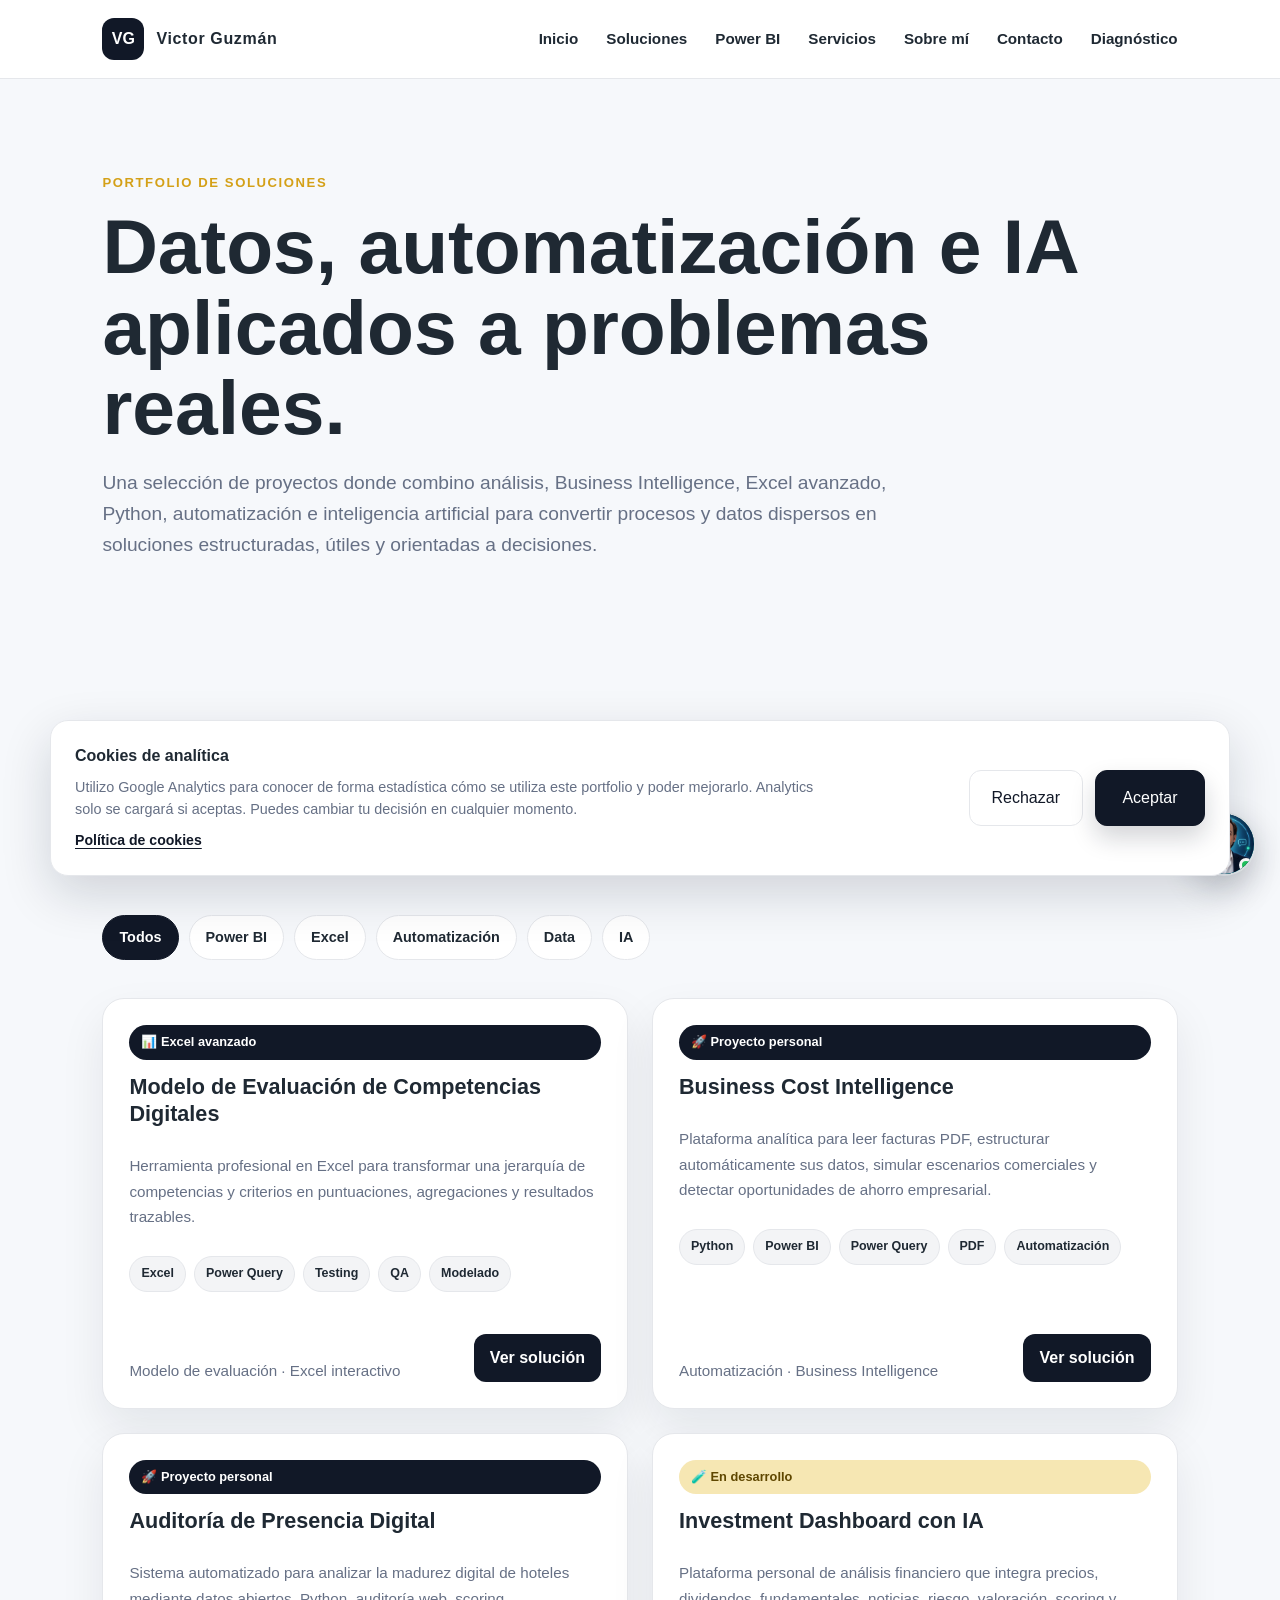
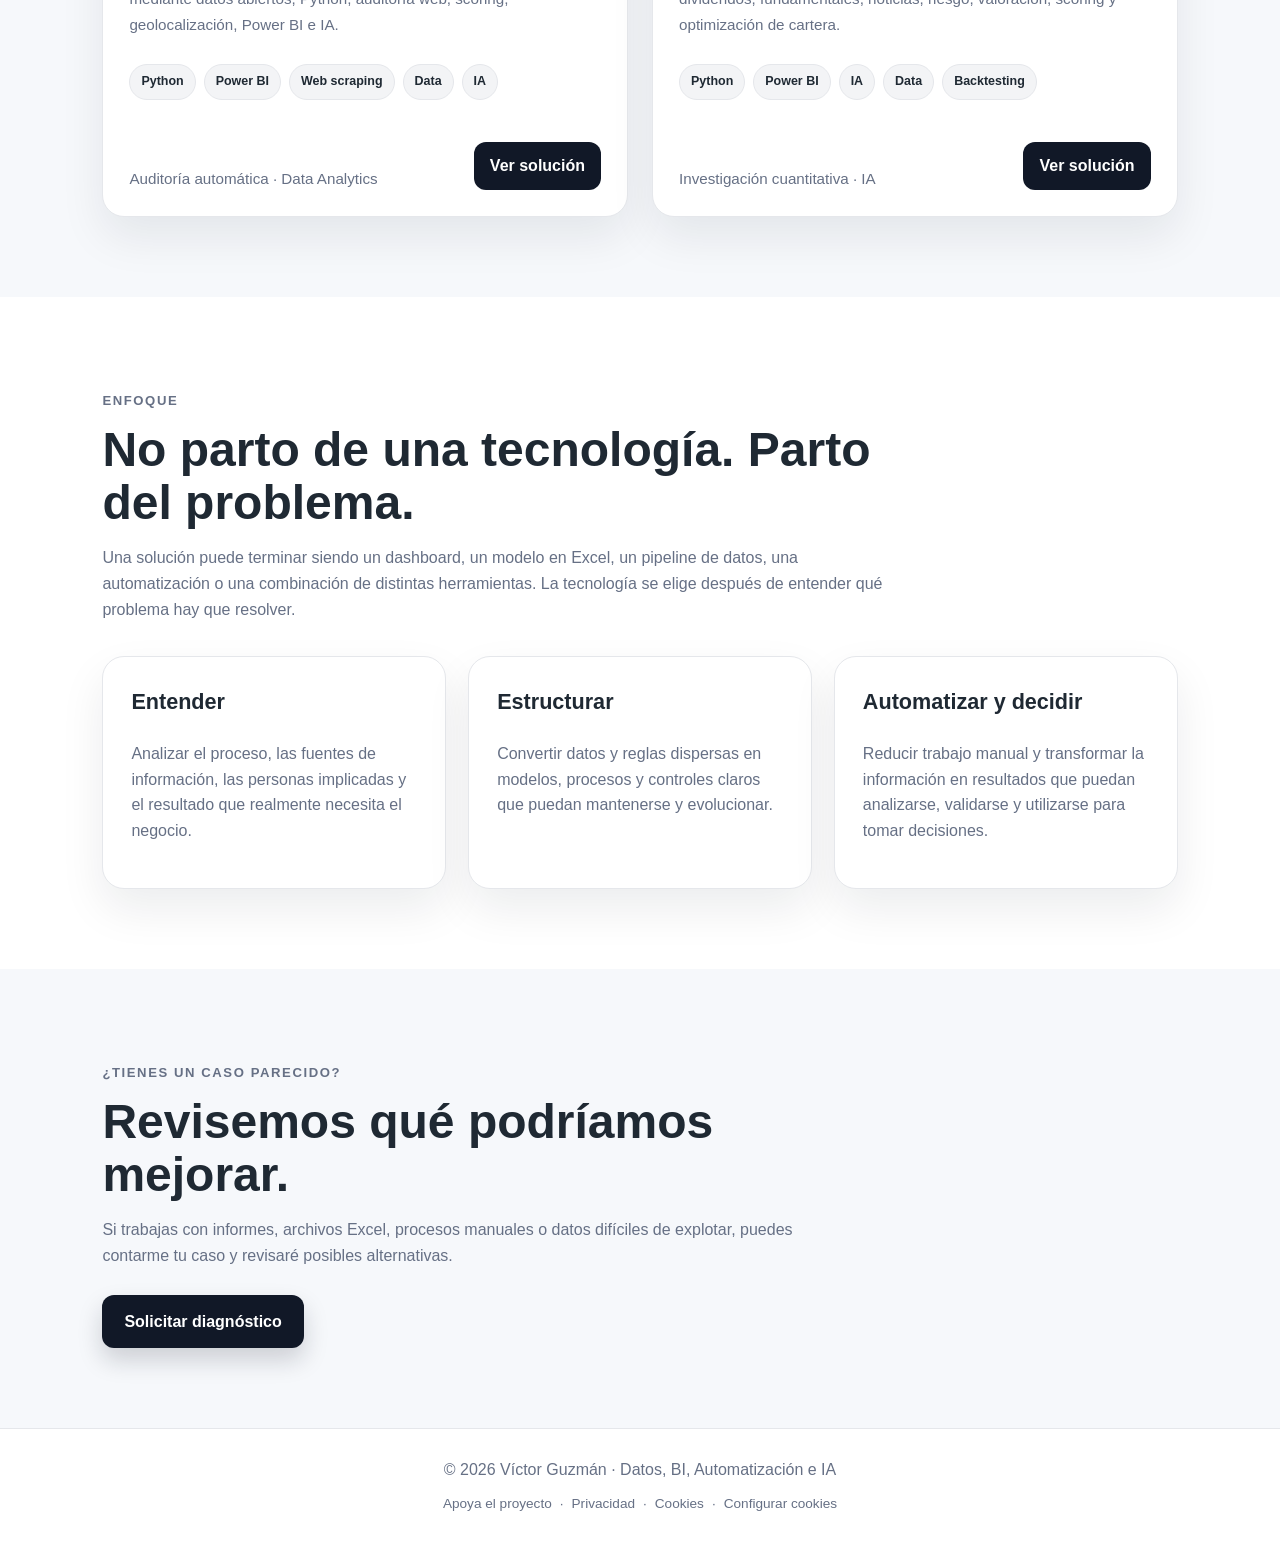
<file: soluciones.html>
<!DOCTYPE html>
<html lang="es">

<head>

  <meta charset="UTF-8" />

  <meta
    name="viewport"
    content="width=device-width, initial-scale=1.0"
  />


  <!-- SEO -->

  <title>
    Soluciones de Datos, BI, Automatización e IA | Víctor Guzmán
  </title>

  <meta
    name="description"
    content="Portfolio de soluciones de datos, Business Intelligence, Excel avanzado, automatización e inteligencia artificial desarrolladas por Víctor Guzmán."
  />

  <meta
    name="author"
    content="Víctor Guzmán"
  />

  <meta
    name="robots"
    content="index, follow"
  />

  <link
    rel="canonical"
    href="https://victorguzmanperez.github.io/victorguzman/soluciones.html"
  />


  <!-- Open Graph -->

  <meta
    property="og:title"
    content="Soluciones de Datos, BI, Automatización e IA | Víctor Guzmán"
  />

  <meta
    property="og:description"
    content="Proyectos de Business Intelligence, Excel avanzado, Python, automatización, modelado de datos e inteligencia artificial aplicados a problemas reales."
  />

  <meta
    property="og:type"
    content="website"
  />

  <meta
    property="og:url"
    content="https://victorguzmanperez.github.io/victorguzman/soluciones.html"
  />

  <meta
    property="og:locale"
    content="es_ES"
  />

  <meta
    property="og:site_name"
    content="Víctor Guzmán"
  />

  <meta
    property="og:image"
    content="https://victorguzmanperez.github.io/victorguzman/assets/img/og-cover.png"
  />

  <meta
    property="og:image:width"
    content="1200"
  />

  <meta
    property="og:image:height"
    content="630"
  />

  <meta
    property="og:image:alt"
    content="Víctor Guzmán · Datos, BI, Automatización e IA"
  />

  <!-- Twitter / X -->

  <meta
    name="twitter:card"
    content="summary_large_image"
  />

  <meta
    name="twitter:title"
    content="Soluciones de Datos, BI, Automatización e IA | Víctor Guzmán"
  />

  <meta
    name="twitter:description"
    content="Proyectos de Power BI, Excel, Python, automatización, datos e inteligencia artificial aplicados a problemas reales."
  />

  <meta
    name="twitter:image"
    content="https://victorguzmanperez.github.io/victorguzman/assets/img/og-cover.png"
  />

  <meta
    name="twitter:image:alt"
    content="Víctor Guzmán · Datos, BI, Automatización e IA"
  />


  <link
    rel="stylesheet"
    href="styles.css?v=mob-h1.1"
  />

</head>


<body>


<!-- =====================================================
     HEADER
===================================================== -->

<header class="site-header">

  <div class="logo">

    <span class="logo-mark">
      VG
    </span>

    <span class="logo-text">
      Victor Guzmán
    </span>

  </div>


  <nav class="nav">

    <a href="index.html#inicio">
      Inicio
    </a>

    <a href="soluciones.html">
      Soluciones
    </a>

    <a href="index.html#powerbi">
      Power BI
    </a>

    <a href="index.html#servicios">
      Servicios
    </a>

    <a href="index.html#sobre-mi">
      Sobre mí
    </a>

    <a href="index.html#contacto">
      Contacto
    </a>

    <a href="diagnostico.html">
      Diagnóstico
    </a>

  </nav>

</header>



<main>


<!-- =====================================================
     HERO
===================================================== -->

<section class="section project-detail-hero solutions-hero">

  <p class="eyebrow">
    Portfolio de soluciones
  </p>

  <h1>
    Datos, automatización e IA aplicados a problemas reales.
  </h1>

  <p class="hero-text">

    Una selección de proyectos donde combino análisis,
    Business Intelligence, Excel avanzado, Python,
    automatización e inteligencia artificial para convertir
    procesos y datos dispersos en soluciones estructuradas,
    útiles y orientadas a decisiones.

  </p>

</section>



<!-- =====================================================
     FILTROS
===================================================== -->

<section class="section solutions-catalog">


  <div class="section-heading">

    <p class="eyebrow">
      Explora el portfolio
    </p>

    <h2>
      Soluciones construidas
    </h2>

    <p>
      Filtra los proyectos según el tipo de solución o tecnología
      que quieras explorar.
    </p>

  </div>


  <div
    class="solution-filters"
    aria-label="Filtrar soluciones"
  >

    <button
      type="button"
      class="solution-filter active"
      data-filter="all"
      aria-pressed="true"
    >
      Todos
    </button>

    <button
      type="button"
      class="solution-filter"
      data-filter="powerbi"
      aria-pressed="false"
    >
      Power BI
    </button>

    <button
      type="button"
      class="solution-filter"
      data-filter="excel"
      aria-pressed="false"
    >
      Excel
    </button>

    <button
      type="button"
      class="solution-filter"
      data-filter="automation"
      aria-pressed="false"
    >
      Automatización
    </button>

    <button
      type="button"
      class="solution-filter"
      data-filter="data"
      aria-pressed="false"
    >
      Data
    </button>

    <button
      type="button"
      class="solution-filter"
      data-filter="ai"
      aria-pressed="false"
    >
      IA
    </button>

  </div>



  <!-- ===================================================
       GRID DE SOLUCIONES
  ==================================================== -->

  <div class="solutions-grid">


    <!-- ===============================================
         MODELO DE EVALUACIÓN
    ================================================ -->

    <article
      class="project-preview solution-card"
      data-category="excel automation data"
    >

      <div class="project-badge">
        📊 Excel avanzado
      </div>

      <h3>
        Modelo de Evaluación de Competencias Digitales
      </h3>

      <p>

        Herramienta profesional en Excel para transformar una
        jerarquía de competencias y criterios en puntuaciones,
        agregaciones y resultados trazables.

      </p>


      <div class="solution-tags">

        <span>Excel</span>

        <span>Power Query</span>

        <span>Testing</span>

        <span>QA</span>

        <span>Modelado</span>

      </div>


      <div class="solution-card-footer">

        <p class="solution-type">
          Modelo de evaluación · Excel interactivo
        </p>

        <a
          class="project-link solution-link"
          href="projects/modelo-evaluacion-competencias.html"
        >
          Ver solución
        </a>

      </div>

    </article>



    <!-- ===============================================
         BUSINESS COST INTELLIGENCE
    ================================================ -->

    <article
      class="project-preview solution-card"
      data-category="powerbi automation data"
    >

      <div class="project-badge">
        🚀 Proyecto personal
      </div>

      <h3>
        Business Cost Intelligence
      </h3>

      <p>

        Plataforma analítica para leer facturas PDF,
        estructurar automáticamente sus datos, simular
        escenarios comerciales y detectar oportunidades
        de ahorro empresarial.

      </p>


      <div class="solution-tags">

        <span>Python</span>

        <span>Power BI</span>

        <span>Power Query</span>

        <span>PDF</span>

        <span>Automatización</span>

      </div>


      <div class="solution-card-footer">

        <p class="solution-type">
          Automatización · Business Intelligence
        </p>

        <a
          class="project-link solution-link"
          href="projects/costes.html"
        >
          Ver solución
        </a>

      </div>

    </article>



    <!-- ===============================================
         AUDITORÍA DIGITAL
    ================================================ -->

    <article
      class="project-preview solution-card"
      data-category="powerbi automation data ai"
    >

      <div class="project-badge">
        🚀 Proyecto personal
      </div>

      <h3>
        Auditoría de Presencia Digital
      </h3>

      <p>

        Sistema automatizado para analizar la madurez digital
        de hoteles mediante datos abiertos, Python, auditoría
        web, scoring, geolocalización, Power BI e IA.

      </p>


      <div class="solution-tags">

        <span>Python</span>

        <span>Power BI</span>

        <span>Web scraping</span>

        <span>Data</span>

        <span>IA</span>

      </div>


      <div class="solution-card-footer">

        <p class="solution-type">
          Auditoría automática · Data Analytics
        </p>

        <a
          class="project-link solution-link"
          href="projects/auditoria-digital-cv.html"
        >
          Ver solución
        </a>

      </div>

    </article>



    <!-- ===============================================
         INVESTMENT DASHBOARD
    ================================================ -->

    <article
      class="project-preview solution-card in-progress"
      data-category="powerbi automation data ai"
    >

      <div class="project-badge">
        🧪 En desarrollo
      </div>

      <h3>
        Investment Dashboard con IA
      </h3>

      <p>

        Plataforma personal de análisis financiero que
        integra precios, dividendos, fundamentales, noticias,
        riesgo, valoración, scoring y optimización de cartera.

      </p>


      <div class="solution-tags">

        <span>Python</span>

        <span>Power BI</span>

        <span>IA</span>

        <span>Data</span>

        <span>Backtesting</span>

      </div>


      <div class="solution-card-footer">

        <p class="solution-type">
          Investigación cuantitativa · IA
        </p>

        <a
          class="project-link solution-link"
          href="projects/investment.html"
        >
          Ver solución
        </a>

      </div>

    </article>


  </div>

</section>



<!-- =====================================================
     ENFOQUE
===================================================== -->

<section class="section section-alt">


  <div class="section-heading">

    <p class="eyebrow">
      Enfoque
    </p>

    <h2>
      No parto de una tecnología. Parto del problema.
    </h2>

    <p>

      Una solución puede terminar siendo un dashboard,
      un modelo en Excel, un pipeline de datos, una
      automatización o una combinación de distintas
      herramientas. La tecnología se elige después de
      entender qué problema hay que resolver.

    </p>

  </div>


  <div class="cards-grid">


    <article class="card">

      <h3>
        Entender
      </h3>

      <p>

        Analizar el proceso, las fuentes de información,
        las personas implicadas y el resultado que realmente
        necesita el negocio.

      </p>

    </article>



    <article class="card">

      <h3>
        Estructurar
      </h3>

      <p>

        Convertir datos y reglas dispersas en modelos,
        procesos y controles claros que puedan mantenerse
        y evolucionar.

      </p>

    </article>



    <article class="card">

      <h3>
        Automatizar y decidir
      </h3>

      <p>

        Reducir trabajo manual y transformar la información
        en resultados que puedan analizarse, validarse
        y utilizarse para tomar decisiones.

      </p>

    </article>


  </div>

</section>



<!-- =====================================================
     CTA
===================================================== -->

<section class="section solutions-cta">


  <div class="section-heading">

    <p class="eyebrow">
      ¿Tienes un caso parecido?
    </p>

    <h2>
      Revisemos qué podríamos mejorar.
    </h2>

    <p>

      Si trabajas con informes, archivos Excel, procesos
      manuales o datos difíciles de explotar, puedes
      contarme tu caso y revisaré posibles alternativas.

    </p>

  </div>


  <a
    href="diagnostico.html"
    class="btn btn-primary"
  >
    Solicitar diagnóstico
  </a>


</section>


</main>



<!-- =====================================================
     FOOTER
===================================================== -->

<footer class="footer">

  <p>
    © 2026 Víctor Guzmán · Datos, BI, Automatización e IA
  </p>

  <nav class="footer-legal" aria-label="Enlaces del pie">

    <a href="apoya.html">Apoya el proyecto</a>

    <span aria-hidden="true">·</span>

    <a href="privacidad.html">Privacidad</a>

    <span aria-hidden="true">·</span>

    <a href="cookies.html">Cookies</a>

    <span aria-hidden="true">·</span>

    <button
      type="button"
      class="footer-cookie-button"
      onclick="openCookiePreferences()"
    >
      Configurar cookies
    </button>

  </nav>

</footer>


<!-- =====================================================
     COOKIE CONSENT
===================================================== -->

<div
  id="cookieBanner"
  class="cookie-banner"
  role="dialog"
  aria-modal="false"
  aria-labelledby="cookieTitle"
  aria-describedby="cookieDescription"
>


  <div class="cookie-banner-content">


    <div class="cookie-banner-text">


      <strong id="cookieTitle">
        Cookies de analítica
      </strong>


      <p id="cookieDescription">

        Utilizo Google Analytics para conocer de forma estadística
        cómo se utiliza este portfolio y poder mejorarlo.
        Analytics solo se cargará si aceptas.
        Puedes cambiar tu decisión en cualquier momento.

      </p>


      <a href="cookies.html">
        Política de cookies
      </a>


    </div>



    <div class="cookie-banner-actions">


      <button
        type="button"
        id="rejectAnalytics"
        class="btn cookie-btn"
      >
        Rechazar
      </button>


      <button
        type="button"
        id="acceptAnalytics"
        class="btn btn-primary cookie-btn"
      >
        Aceptar
      </button>


    </div>


  </div>


</div>



<script src="cookie-consent.js"></script>
<script src="solutions.js"></script>

<script
  type="module"
  src="assets/chatbot/chatbot.js?v=conv-g1.13"
></script>
</body>

</html>
</file>
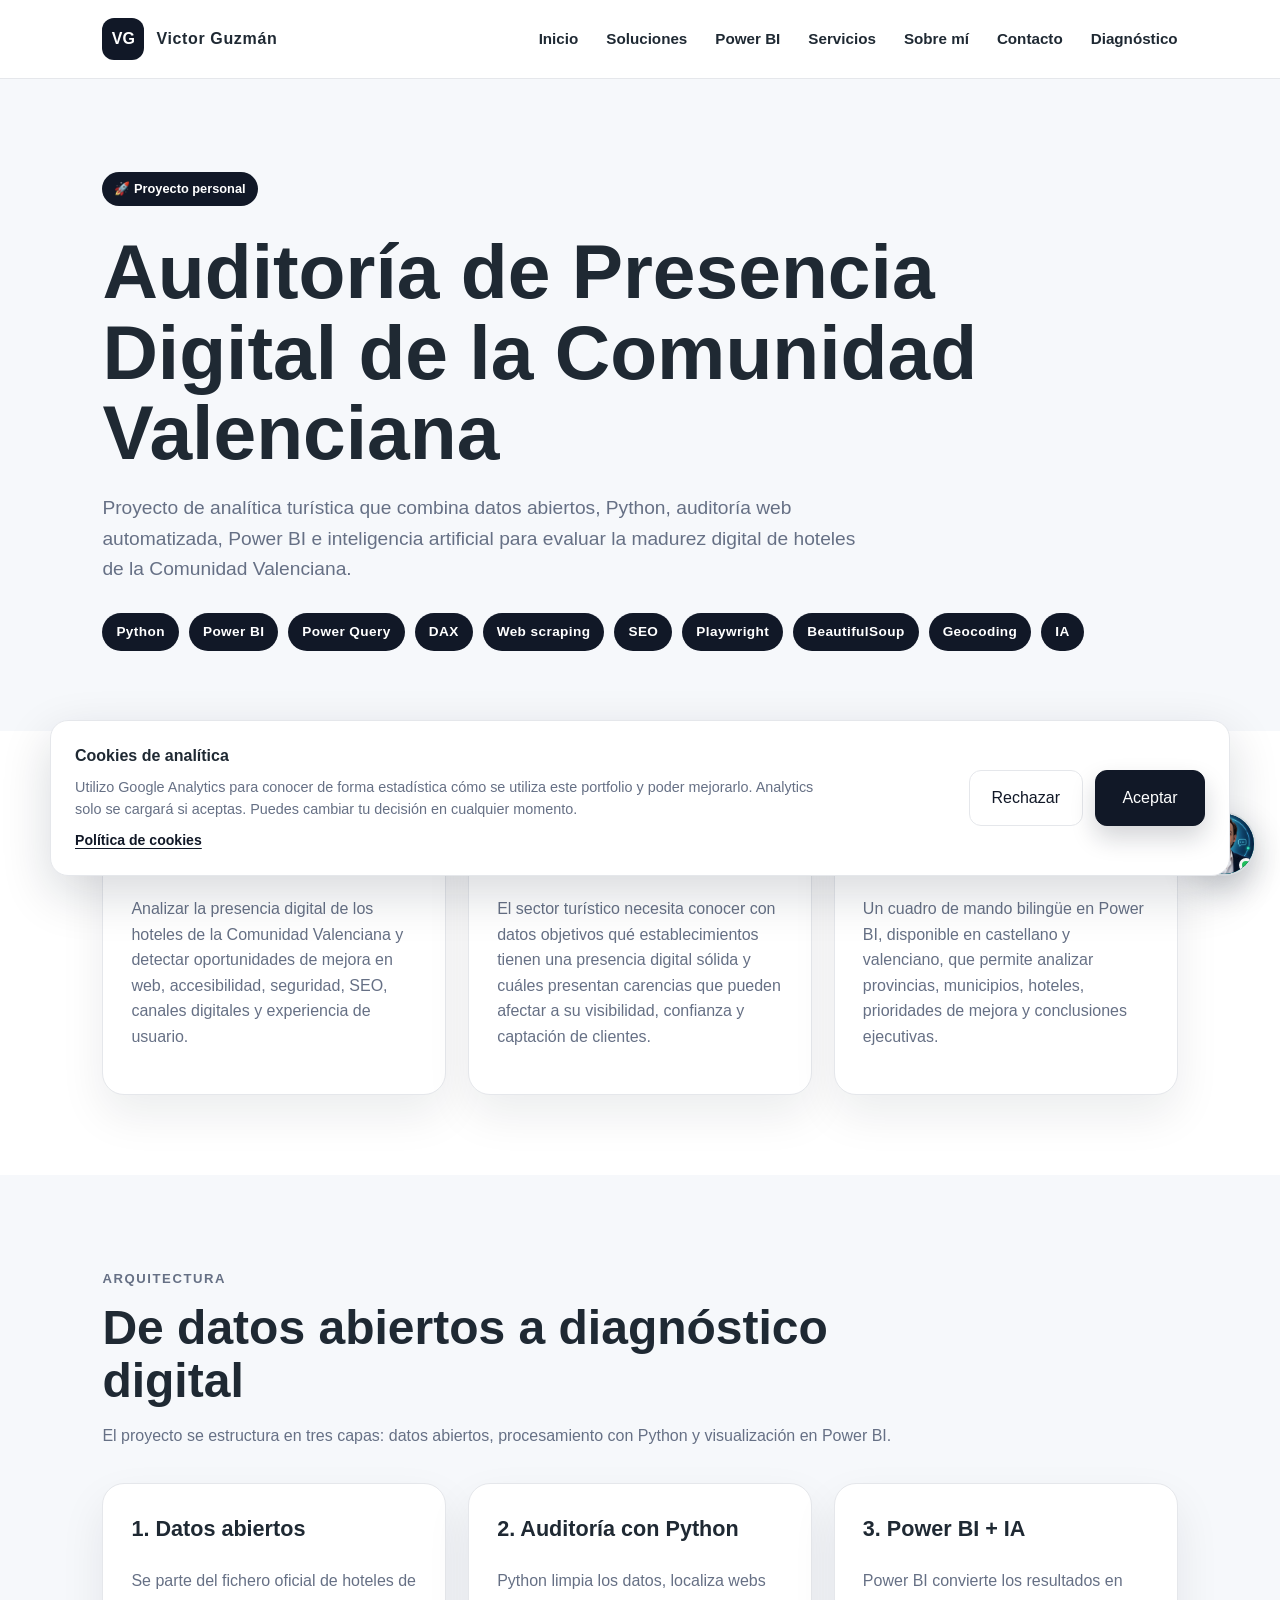
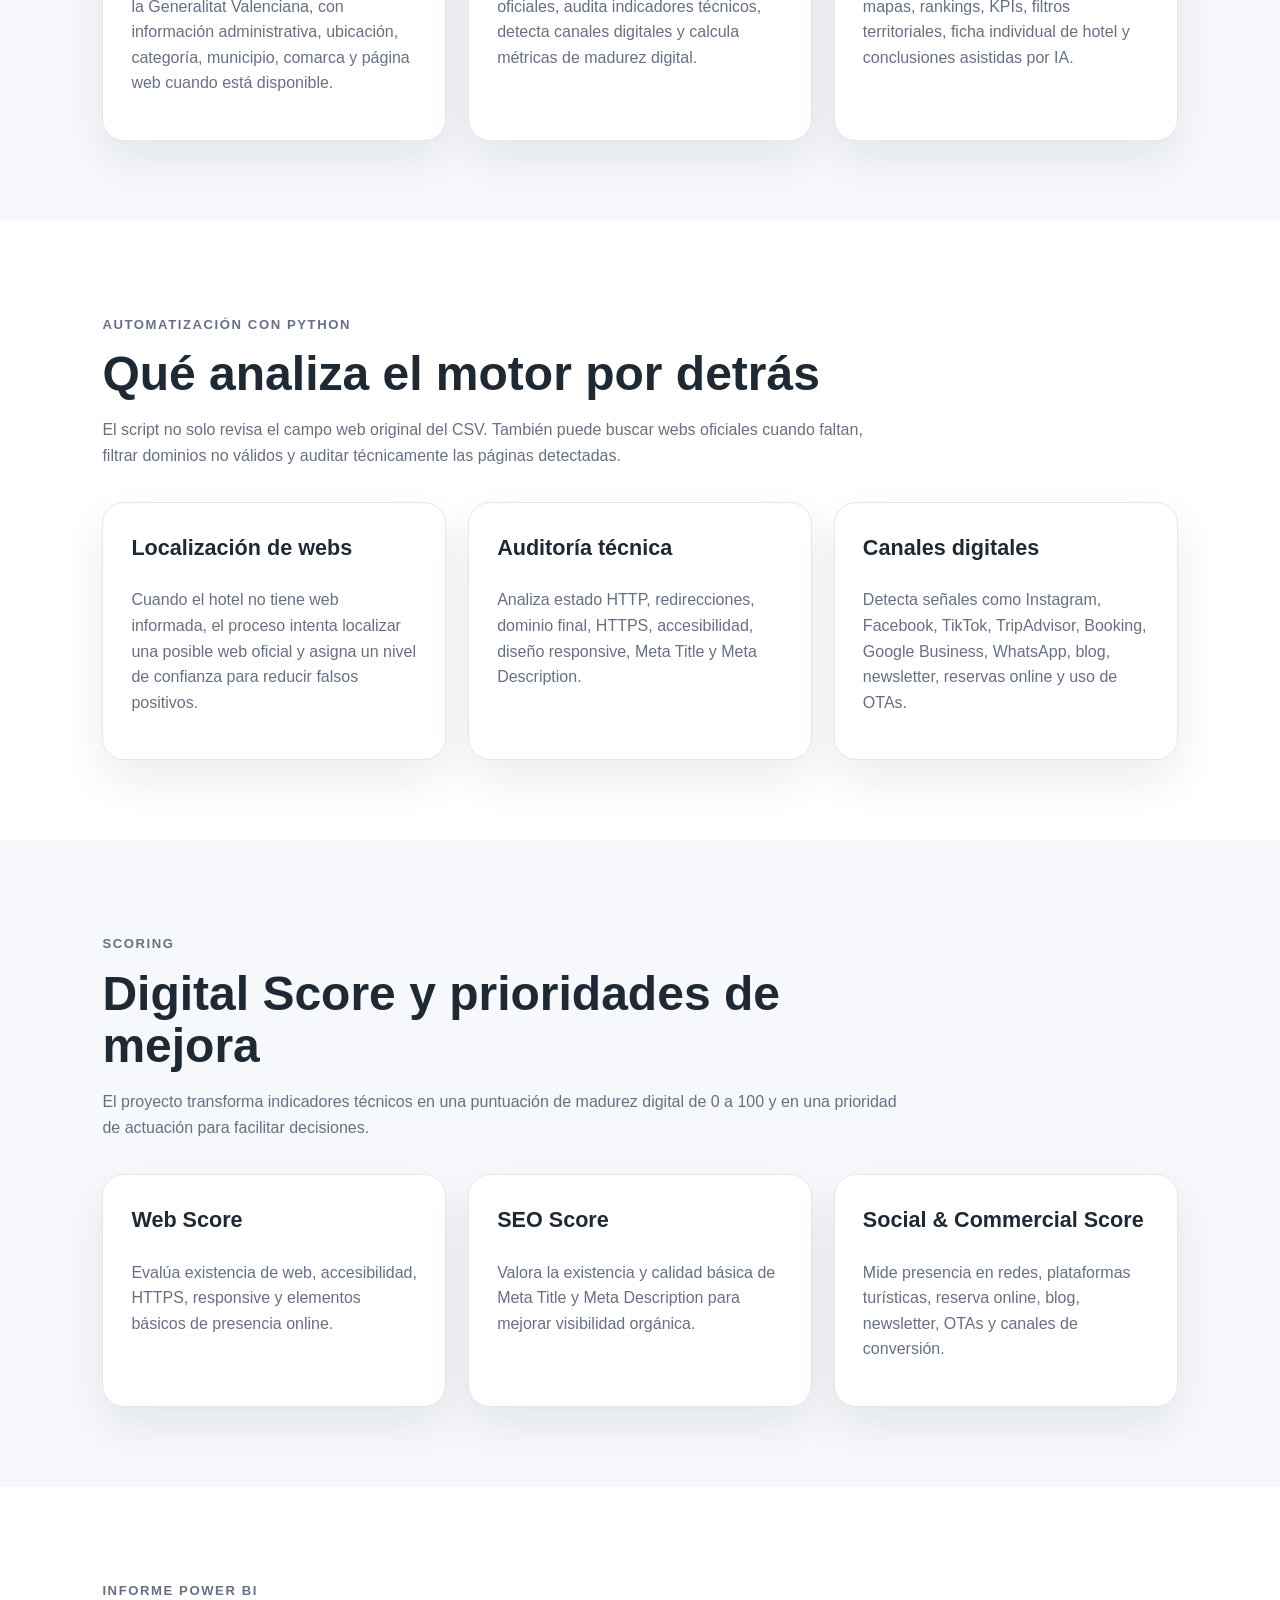
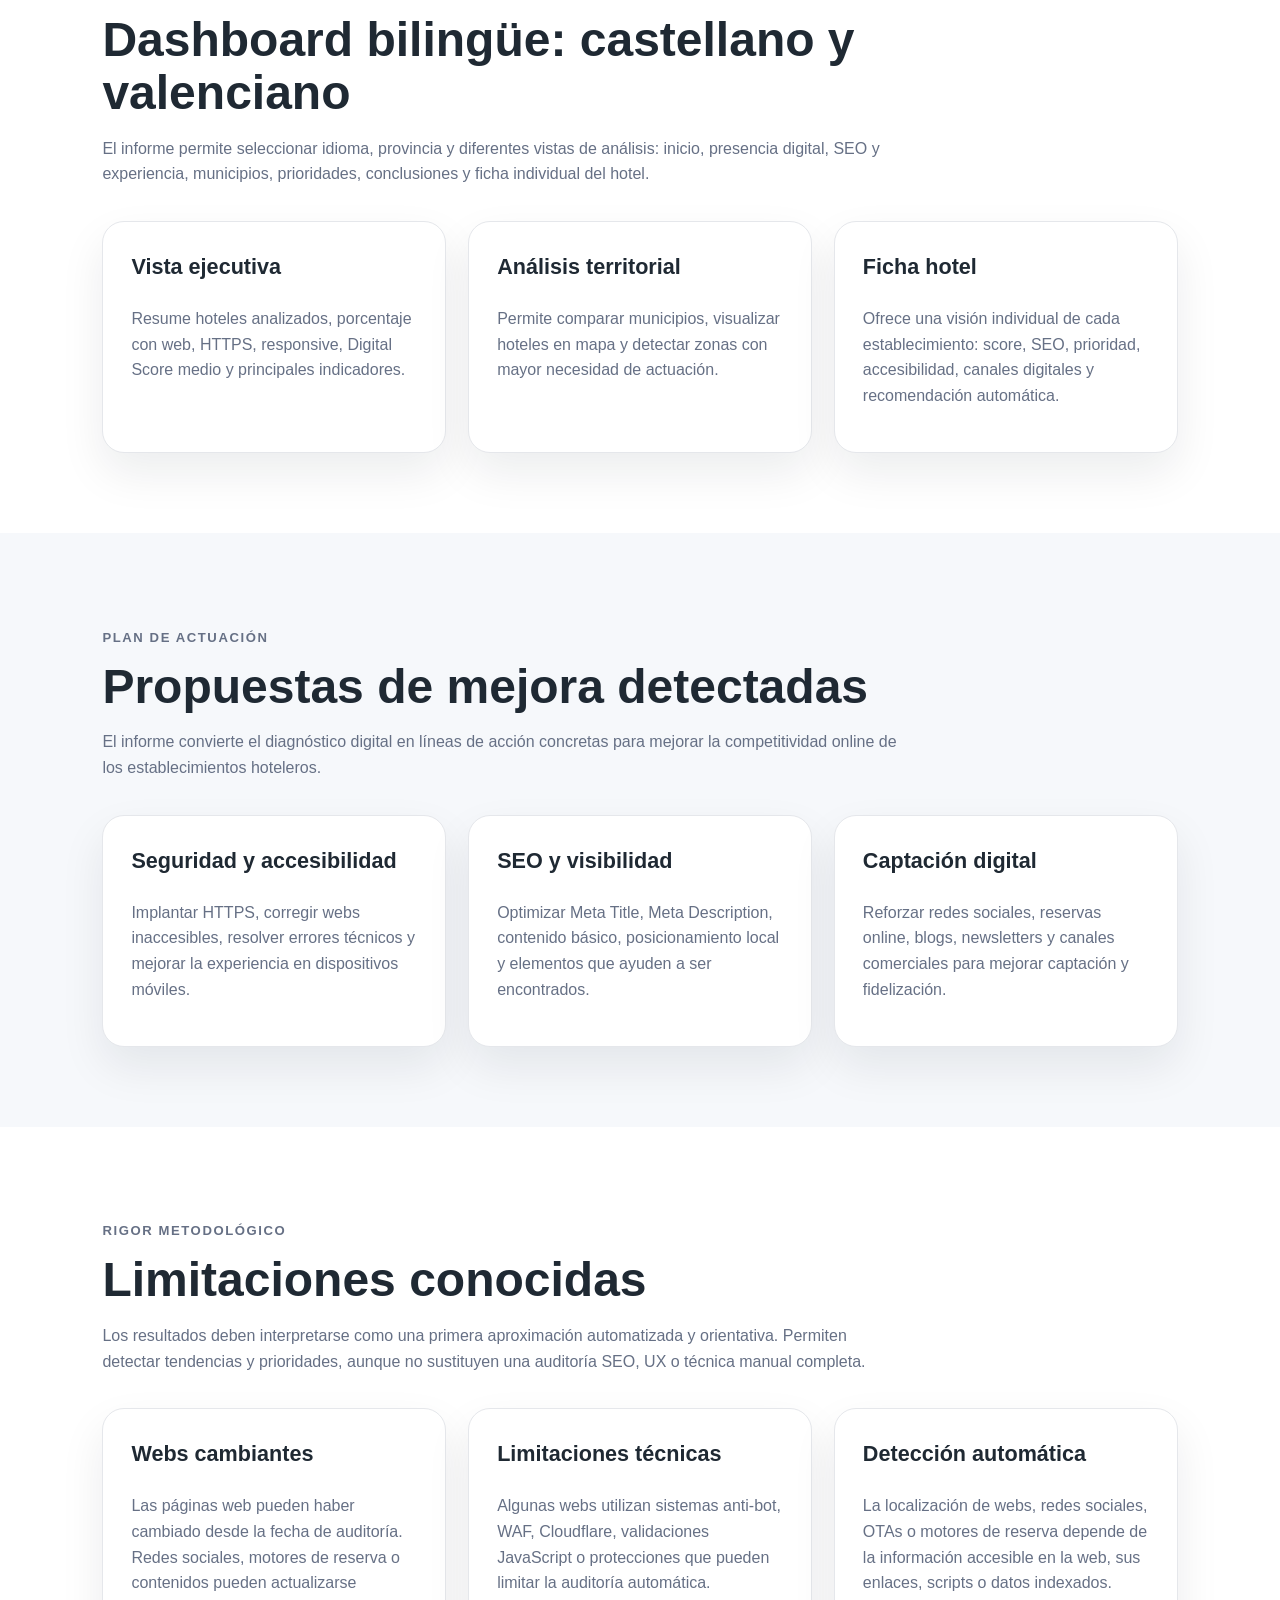
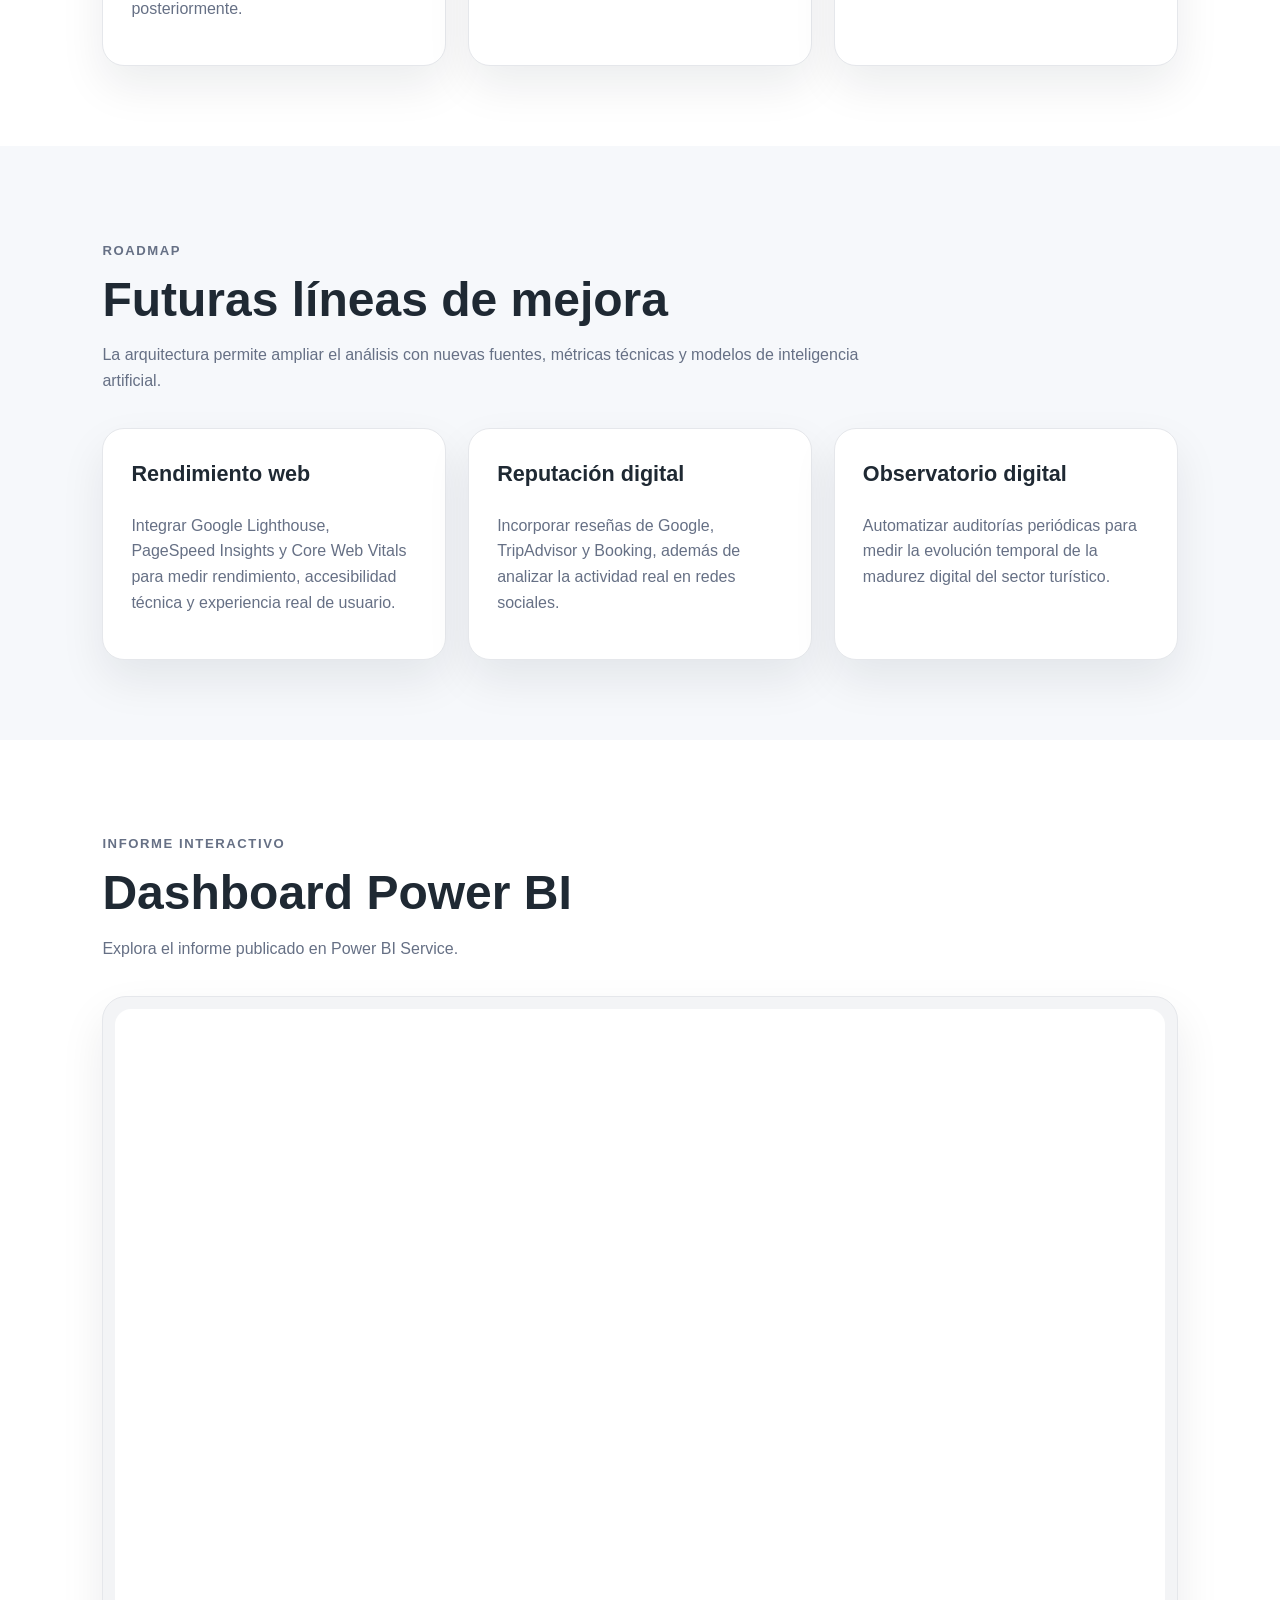
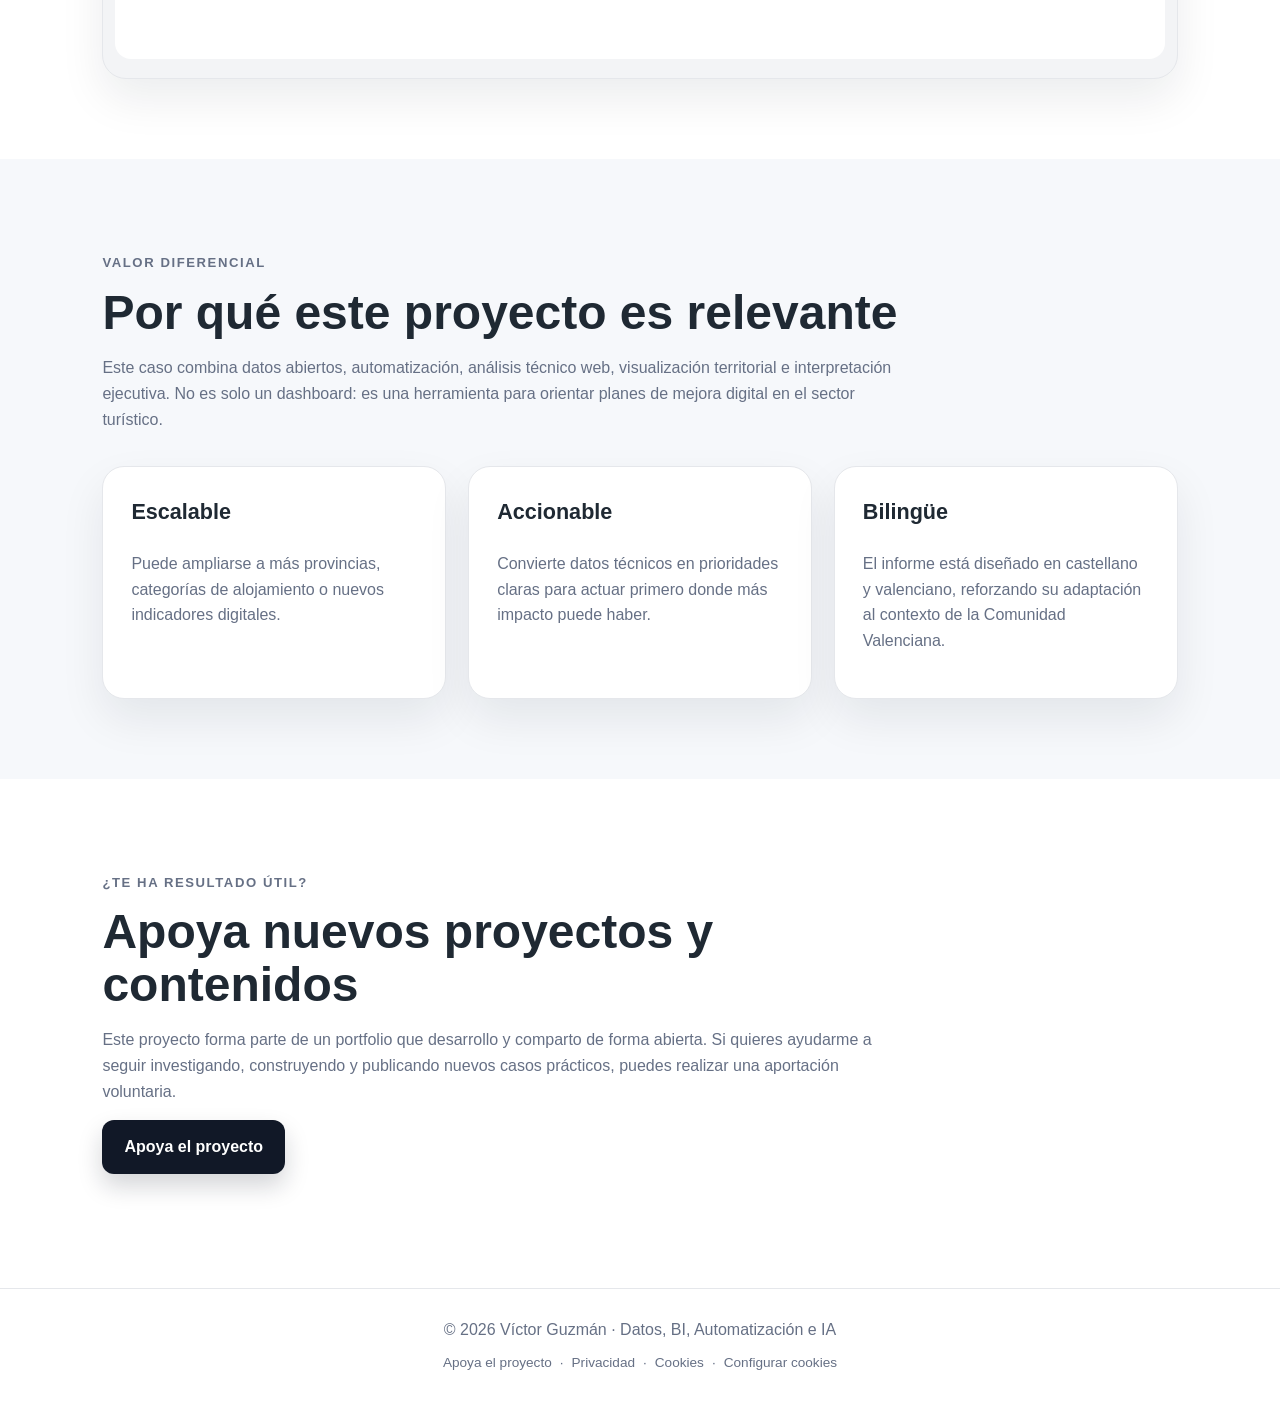
<file: projects/auditoria-digital-cv.html>
<!DOCTYPE html>
<html lang="es">
<head>

  <meta charset="UTF-8" />

  <meta
    name="viewport"
    content="width=device-width, initial-scale=1.0"
  />


  <!-- SEO -->

  <title>
    Auditoría Digital de Hoteles con Python y Power BI | Víctor Guzmán
  </title>

  <meta
    name="description"
    content="Caso de estudio de auditoría digital de hoteles de la Comunidad Valenciana con datos abiertos, Python, automatización web, Power BI e inteligencia artificial."
  />

  <meta
    name="author"
    content="Víctor Guzmán"
  />

  <meta
    name="robots"
    content="index, follow"
  />

  <link
    rel="canonical"
    href="https://victorguzmanperez.github.io/victorguzman/projects/auditoria-digital-cv.html"
  />


  <!-- Open Graph -->

  <meta
    property="og:title"
    content="Auditoría Digital de Hoteles con Python y Power BI | Víctor Guzmán"
  />

  <meta
    property="og:description"
    content="De datos abiertos a diagnóstico digital: auditoría automatizada de hoteles con Python, scoring, SEO, geolocalización, Power BI e inteligencia artificial."
  />

  <meta
    property="og:type"
    content="article"
  />

  <meta
    property="og:url"
    content="https://victorguzmanperez.github.io/victorguzman/projects/auditoria-digital-cv.html"
  />

  <meta
    property="og:locale"
    content="es_ES"
  />

  <meta
    property="og:site_name"
    content="Víctor Guzmán"
  />

  <meta
    property="og:image"
    content="https://victorguzmanperez.github.io/victorguzman/assets/img/og-cover.png"
  />

  <meta
    property="og:image:width"
    content="1200"
  />

  <meta
    property="og:image:height"
    content="630"
  />

  <meta
    property="og:image:alt"
    content="Víctor Guzmán · Datos, BI, Automatización e IA"
  />

  <!-- Twitter / X -->

  <meta
    name="twitter:card"
    content="summary_large_image"
  />

  <meta
    name="twitter:title"
    content="Auditoría Digital de Hoteles con Python y Power BI | Víctor Guzmán"
  />

  <meta
    name="twitter:description"
    content="Auditoría automatizada de hoteles con Python, datos abiertos, SEO, scoring, Power BI e IA."
  />

  <meta
    name="twitter:image"
    content="https://victorguzmanperez.github.io/victorguzman/assets/img/og-cover.png"
  />

  <meta
    name="twitter:image:alt"
    content="Víctor Guzmán · Datos, BI, Automatización e IA"
  />

<!-- Structured Data: Project -->

  <script type="application/ld+json">
  {
    "@context": "https://schema.org",
    "@type": "CreativeWork",
    "@id": "https://victorguzmanperez.github.io/victorguzman/projects/auditoria-digital-cv.html#project",
    "url": "https://victorguzmanperez.github.io/victorguzman/projects/auditoria-digital-cv.html",
    "name": "Auditoría de Presencia Digital de la Comunidad Valenciana",
    "description": "Proyecto de analítica turística que combina datos abiertos, Python, auditoría web automatizada, geolocalización, Power BI e inteligencia artificial para evaluar la presencia digital de hoteles de la Comunidad Valenciana.",
    "inLanguage": "es",
    "creator": {
      "@id": "https://victorguzmanperez.github.io/victorguzman/#person"
    },
    "isPartOf": {
      "@id": "https://victorguzmanperez.github.io/victorguzman/#website"
    },
    "keywords": [
      "Python",
      "Power BI",
      "Power Query",
      "DAX",
      "Datos abiertos",
      "Auditoría web",
      "Web scraping",
      "SEO",
      "Geolocalización",
      "Playwright",
      "BeautifulSoup",
      "Inteligencia artificial",
      "Analítica turística"
    ]
  }
  </script>

  <link
    rel="stylesheet"
    href="../styles.css?v=mob-h1.1"
  />

</head>

<body>

<header class="site-header">
  <div class="logo">
    <span class="logo-mark">VG</span>
    <span class="logo-text">Victor Guzmán</span>
  </div>

  <nav class="nav">
    <a href="../index.html#inicio">Inicio</a>
    <a href="../soluciones.html">Soluciones</a>
    <a href="../index.html#powerbi">Power BI</a>
    <a href="../index.html#servicios">Servicios</a>
    <a href="../index.html#sobre-mi">Sobre mí</a>
    <a href="../index.html#contacto">Contacto</a>
    <a href="../diagnostico.html">Diagnóstico</a>
  </nav>
</header>

<main>

<section class="section project-detail-hero">
  <p class="project-badge">🚀 Proyecto personal</p>

  <h1>Auditoría de Presencia Digital de la Comunidad Valenciana</h1>

  <p class="hero-text">
    Proyecto de analítica turística que combina datos abiertos, Python, auditoría web automatizada,
    Power BI e inteligencia artificial para evaluar la madurez digital de hoteles de la Comunidad Valenciana.
  </p>

  <div class="tech-tags" style="margin-top:28px;">
    <span>Python</span>
    <span>Power BI</span>
    <span>Power Query</span>
    <span>DAX</span>
    <span>Web scraping</span>
    <span>SEO</span>
    <span>Playwright</span>
    <span>BeautifulSoup</span>
    <span>Geocoding</span>
    <span>IA</span>
  </div>
</section>

<section class="section section-alt project-detail-grid">

  <article class="card">
    <h3>Objetivo</h3>
    <p>
      Analizar la presencia digital de los hoteles de la Comunidad Valenciana y detectar oportunidades de mejora
      en web, accesibilidad, seguridad, SEO, canales digitales y experiencia de usuario.
    </p>
  </article>

  <article class="card">
    <h3>Problema resuelto</h3>
    <p>
      El sector turístico necesita conocer con datos objetivos qué establecimientos tienen una presencia digital sólida
      y cuáles presentan carencias que pueden afectar a su visibilidad, confianza y captación de clientes.
    </p>
  </article>

  <article class="card">
    <h3>Resultado</h3>
    <p>
      Un cuadro de mando bilingüe en Power BI, disponible en castellano y valenciano, que permite analizar provincias,
      municipios, hoteles, prioridades de mejora y conclusiones ejecutivas.
    </p>
  </article>

</section>

<section class="section">
  <div class="section-heading">
    <p class="eyebrow">Arquitectura</p>
    <h2>De datos abiertos a diagnóstico digital</h2>
    <p>
      El proyecto se estructura en tres capas: datos abiertos, procesamiento con Python y visualización en Power BI.
    </p>
  </div>

  <div class="cards-grid">
    <article class="card">
      <h3>1. Datos abiertos</h3>
      <p>
        Se parte del fichero oficial de hoteles de la Generalitat Valenciana, con información administrativa,
        ubicación, categoría, municipio, comarca y página web cuando está disponible.
      </p>
    </article>

    <article class="card">
      <h3>2. Auditoría con Python</h3>
      <p>
        Python limpia los datos, localiza webs oficiales, audita indicadores técnicos, detecta canales digitales
        y calcula métricas de madurez digital.
      </p>
    </article>

    <article class="card">
      <h3>3. Power BI + IA</h3>
      <p>
        Power BI convierte los resultados en mapas, rankings, KPIs, filtros territoriales, ficha individual de hotel
        y conclusiones asistidas por IA.
      </p>
    </article>
  </div>
</section>

<section class="section section-alt">
  <div class="section-heading">
    <p class="eyebrow">Automatización con Python</p>
    <h2>Qué analiza el motor por detrás</h2>
    <p>
      El script no solo revisa el campo web original del CSV. También puede buscar webs oficiales cuando faltan,
      filtrar dominios no válidos y auditar técnicamente las páginas detectadas.
    </p>
  </div>

  <div class="project-detail-grid">
    <article class="card">
      <h3>Localización de webs</h3>
      <p>
        Cuando el hotel no tiene web informada, el proceso intenta localizar una posible web oficial y asigna
        un nivel de confianza para reducir falsos positivos.
      </p>
    </article>

    <article class="card">
      <h3>Auditoría técnica</h3>
      <p>
        Analiza estado HTTP, redirecciones, dominio final, HTTPS, accesibilidad, diseño responsive,
        Meta Title y Meta Description.
      </p>
    </article>

    <article class="card">
      <h3>Canales digitales</h3>
      <p>
        Detecta señales como Instagram, Facebook, TikTok, TripAdvisor, Booking, Google Business,
        WhatsApp, blog, newsletter, reservas online y uso de OTAs.
      </p>
    </article>
  </div>
</section>

<section class="section">
  <div class="section-heading">
    <p class="eyebrow">Scoring</p>
    <h2>Digital Score y prioridades de mejora</h2>
    <p>
      El proyecto transforma indicadores técnicos en una puntuación de madurez digital de 0 a 100 y en una prioridad
      de actuación para facilitar decisiones.
    </p>
  </div>

  <div class="cards-grid">
    <article class="card">
      <h3>Web Score</h3>
      <p>
        Evalúa existencia de web, accesibilidad, HTTPS, responsive y elementos básicos de presencia online.
      </p>
    </article>

    <article class="card">
      <h3>SEO Score</h3>
      <p>
        Valora la existencia y calidad básica de Meta Title y Meta Description para mejorar visibilidad orgánica.
      </p>
    </article>

    <article class="card">
      <h3>Social & Commercial Score</h3>
      <p>
        Mide presencia en redes, plataformas turísticas, reserva online, blog, newsletter, OTAs y canales de conversión.
      </p>
    </article>
  </div>
</section>

<section class="section section-alt">
  <div class="section-heading">
    <p class="eyebrow">Informe Power BI</p>
    <h2>Dashboard bilingüe: castellano y valenciano</h2>
    <p>
      El informe permite seleccionar idioma, provincia y diferentes vistas de análisis: inicio, presencia digital,
      SEO y experiencia, municipios, prioridades, conclusiones y ficha individual del hotel.
    </p>
  </div>

  <div class="project-detail-grid">
    <article class="card">
      <h3>Vista ejecutiva</h3>
      <p>
        Resume hoteles analizados, porcentaje con web, HTTPS, responsive, Digital Score medio y principales indicadores.
      </p>
    </article>

    <article class="card">
      <h3>Análisis territorial</h3>
      <p>
        Permite comparar municipios, visualizar hoteles en mapa y detectar zonas con mayor necesidad de actuación.
      </p>
    </article>

    <article class="card">
      <h3>Ficha hotel</h3>
      <p>
        Ofrece una visión individual de cada establecimiento: score, SEO, prioridad, accesibilidad, canales digitales
        y recomendación automática.
      </p>
    </article>
  </div>
</section>

<section class="section">
  <div class="section-heading">
    <p class="eyebrow">Plan de actuación</p>
    <h2>Propuestas de mejora detectadas</h2>
    <p>
      El informe convierte el diagnóstico digital en líneas de acción concretas para mejorar la competitividad online
      de los establecimientos hoteleros.
    </p>
  </div>

  <div class="cards-grid">
    <article class="card">
      <h3>Seguridad y accesibilidad</h3>
      <p>
        Implantar HTTPS, corregir webs inaccesibles, resolver errores técnicos y mejorar la experiencia en dispositivos móviles.
      </p>
    </article>

    <article class="card">
      <h3>SEO y visibilidad</h3>
      <p>
        Optimizar Meta Title, Meta Description, contenido básico, posicionamiento local y elementos que ayuden a ser encontrados.
      </p>
    </article>

    <article class="card">
      <h3>Captación digital</h3>
      <p>
        Reforzar redes sociales, reservas online, blogs, newsletters y canales comerciales para mejorar captación y fidelización.
      </p>
    </article>
  </div>
</section>

<section class="section section-alt">
  <div class="section-heading">
    <p class="eyebrow">Rigor metodológico</p>
    <h2>Limitaciones conocidas</h2>
    <p>
      Los resultados deben interpretarse como una primera aproximación automatizada y orientativa.
      Permiten detectar tendencias y prioridades, aunque no sustituyen una auditoría SEO, UX o técnica manual completa.
    </p>
  </div>

  <div class="project-detail-grid">
    <article class="card">
      <h3>Webs cambiantes</h3>
      <p>
        Las páginas web pueden haber cambiado desde la fecha de auditoría. Redes sociales, motores de reserva o contenidos
        pueden actualizarse posteriormente.
      </p>
    </article>

    <article class="card">
      <h3>Limitaciones técnicas</h3>
      <p>
        Algunas webs utilizan sistemas anti-bot, WAF, Cloudflare, validaciones JavaScript o protecciones que pueden limitar
        la auditoría automática.
      </p>
    </article>

    <article class="card">
      <h3>Detección automática</h3>
      <p>
        La localización de webs, redes sociales, OTAs o motores de reserva depende de la información accesible en la web,
        sus enlaces, scripts o datos indexados.
      </p>
    </article>
  </div>
</section>

<section class="section">
  <div class="section-heading">
    <p class="eyebrow">Roadmap</p>
    <h2>Futuras líneas de mejora</h2>
    <p>
      La arquitectura permite ampliar el análisis con nuevas fuentes, métricas técnicas y modelos de inteligencia artificial.
    </p>
  </div>

  <div class="cards-grid">
    <article class="card">
      <h3>Rendimiento web</h3>
      <p>
        Integrar Google Lighthouse, PageSpeed Insights y Core Web Vitals para medir rendimiento, accesibilidad técnica
        y experiencia real de usuario.
      </p>
    </article>

    <article class="card">
      <h3>Reputación digital</h3>
      <p>
        Incorporar reseñas de Google, TripAdvisor y Booking, además de analizar la actividad real en redes sociales.
      </p>
    </article>

    <article class="card">
      <h3>Observatorio digital</h3>
      <p>
        Automatizar auditorías periódicas para medir la evolución temporal de la madurez digital del sector turístico.
      </p>
    </article>
  </div>
</section>

<section class="section section-alt">
  <div class="section-heading">
    <p class="eyebrow">Informe interactivo</p>
    <h2>Dashboard Power BI</h2>
    <p>
      Explora el informe publicado en Power BI Service.
    </p>
  </div>

  <div class="powerbi-frame">
    <iframe
      title="Auditoría Digital Comunidad Valenciana"
      width="100%"
      height="650"
      src="https://app.powerbi.com/view?r=eyJrIjoiMjYwZjVhZDgtOGRjMy00NzAwLWEwZTEtZTEwNjdhZWJjYTkyIiwidCI6IjBlOWM0ZDExLThjOWUtNDk2NS05ZjU4LTlhMjY3OTgyMjAwMiIsImMiOjl9&pageView=fitToPage"
      frameborder="0"
      allowfullscreen="true">
    </iframe>
  </div>
</section>

<section class="section">
  <div class="section-heading">
    <p class="eyebrow">Valor diferencial</p>
    <h2>Por qué este proyecto es relevante</h2>
    <p>
      Este caso combina datos abiertos, automatización, análisis técnico web, visualización territorial e interpretación
      ejecutiva. No es solo un dashboard: es una herramienta para orientar planes de mejora digital en el sector turístico.
    </p>
  </div>

  <div class="cards-grid">
    <article class="card">
      <h3>Escalable</h3>
      <p>
        Puede ampliarse a más provincias, categorías de alojamiento o nuevos indicadores digitales.
      </p>
    </article>

    <article class="card">
      <h3>Accionable</h3>
      <p>
        Convierte datos técnicos en prioridades claras para actuar primero donde más impacto puede haber.
      </p>
    </article>

    <article class="card">
      <h3>Bilingüe</h3>
      <p>
        El informe está diseñado en castellano y valenciano, reforzando su adaptación al contexto de la Comunidad Valenciana.
      </p>
    </article>
  </div>
</section>
<!-- =====================================================
     APOYO AL PROYECTO
===================================================== -->

<section class="section section-alt">

  <div class="section-heading">

    <p class="eyebrow">
      ¿Te ha resultado útil?
    </p>

    <h2>
      Apoya nuevos proyectos y contenidos
    </h2>

    <p>
      Este proyecto forma parte de un portfolio que desarrollo y comparto
      de forma abierta. Si quieres ayudarme a seguir investigando,
      construyendo y publicando nuevos casos prácticos, puedes realizar
      una aportación voluntaria.
    </p>

    <a
      href="../apoya.html?source=project_auditoria"
      class="btn btn-primary"
    >
      Apoya el proyecto
    </a>

  </div>

</section>
</main>

<footer class="footer">

  <p>
    © 2026 Víctor Guzmán · Datos, BI, Automatización e IA
  </p>

  <nav class="footer-legal" aria-label="Enlaces del pie">

    <a href="../apoya.html">Apoya el proyecto</a>

    <span aria-hidden="true">·</span>

    <a href="../privacidad.html">Privacidad</a>

    <span aria-hidden="true">·</span>

    <a href="../cookies.html">Cookies</a>

    <span aria-hidden="true">·</span>

    <button
      type="button"
      class="footer-cookie-button"
      onclick="openCookiePreferences()"
    >
      Configurar cookies
    </button>

  </nav>

</footer>

<div
  id="cookieBanner"
  class="cookie-banner"
  role="dialog"
  aria-modal="false"
  aria-labelledby="cookieTitle"
  aria-describedby="cookieDescription"
>

  <div class="cookie-banner-content">

    <div class="cookie-banner-text">

      <strong id="cookieTitle">
        Cookies de analítica
      </strong>

      <p id="cookieDescription">
        Utilizo Google Analytics para conocer de forma estadística
        cómo se utiliza este portfolio y poder mejorarlo.
        Analytics solo se cargará si aceptas.
        Puedes cambiar tu decisión en cualquier momento.
      </p>

      <a href="../cookies.html">
        Política de cookies
      </a>

    </div>

    <div class="cookie-banner-actions">

      <button
        type="button"
        id="rejectAnalytics"
        class="btn cookie-btn"
      >
        Rechazar
      </button>

      <button
        type="button"
        id="acceptAnalytics"
        class="btn btn-primary cookie-btn"
      >
        Aceptar
      </button>

    </div>

  </div>

</div>

<script src="../cookie-consent.js"></script>

<script
  type="module"
  src="../assets/chatbot/chatbot.js?v=conv-g1.13"
></script>
</body>
</html>
</file>
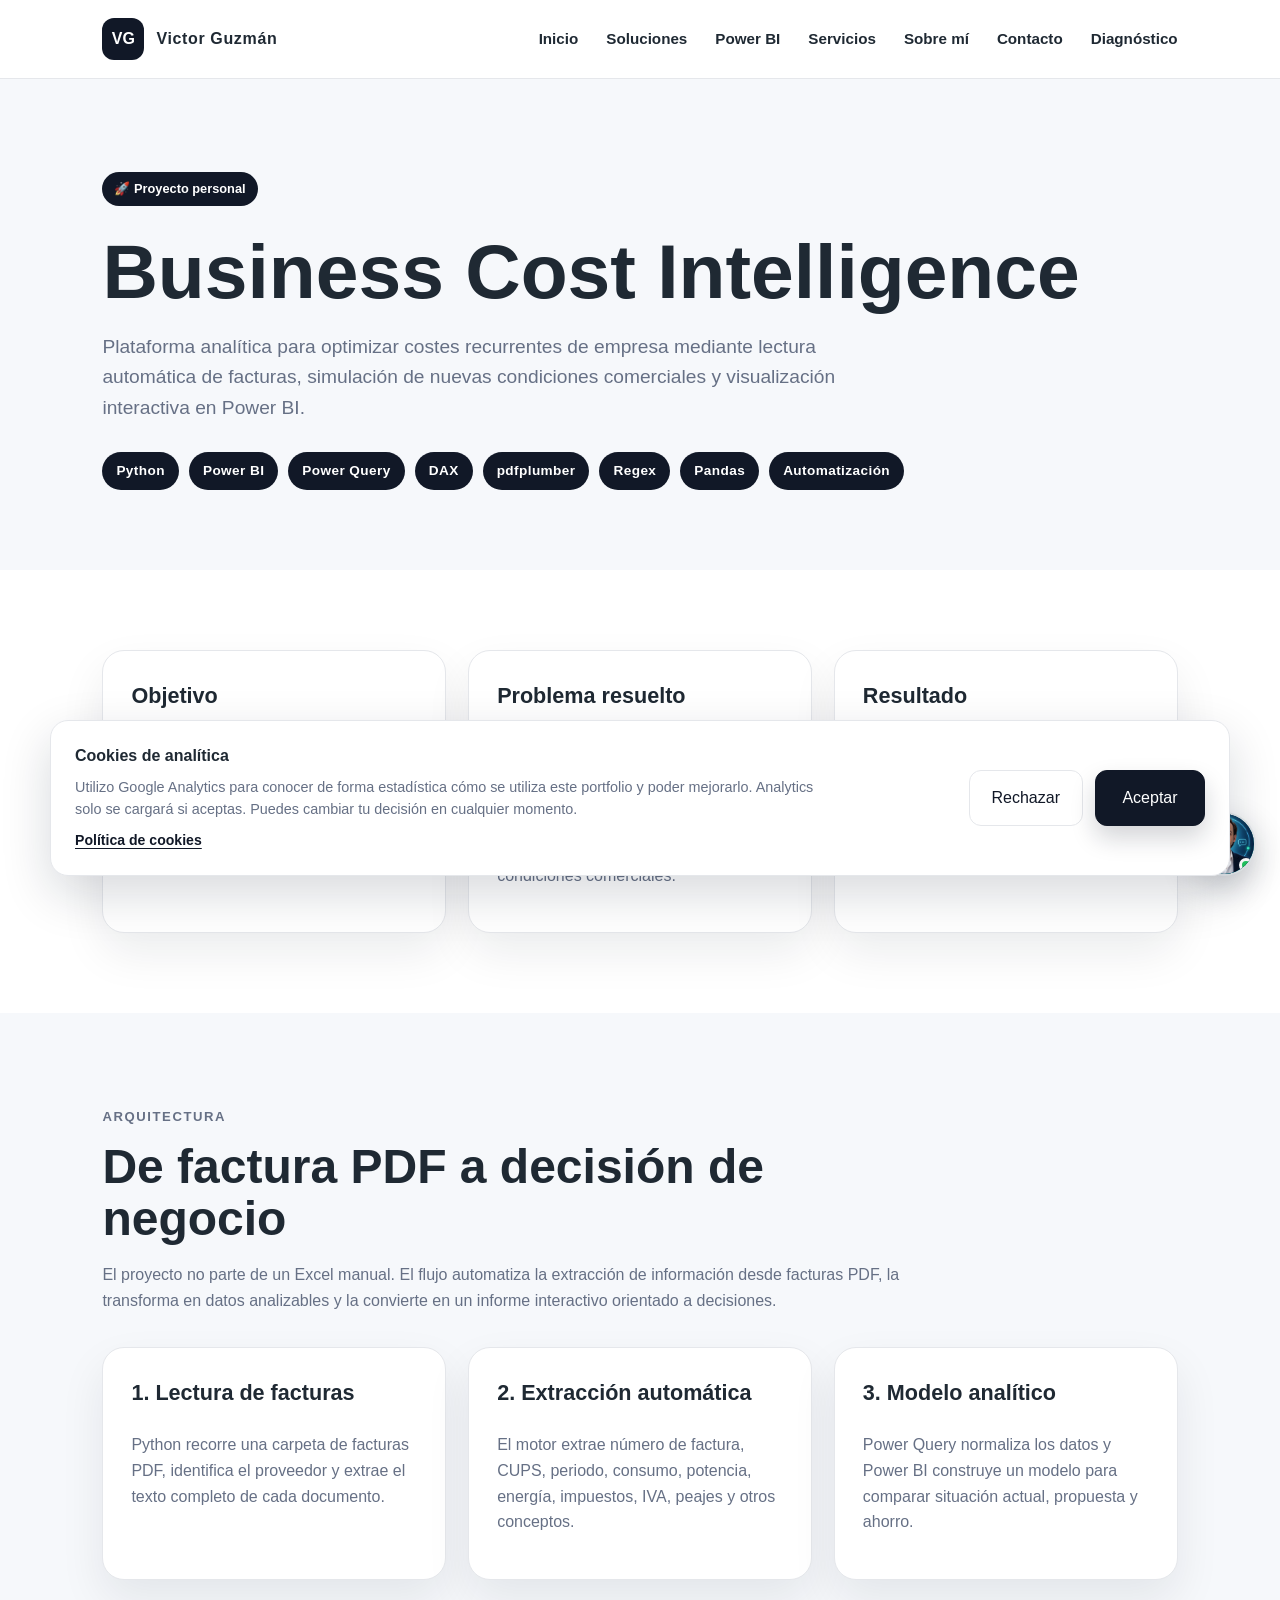
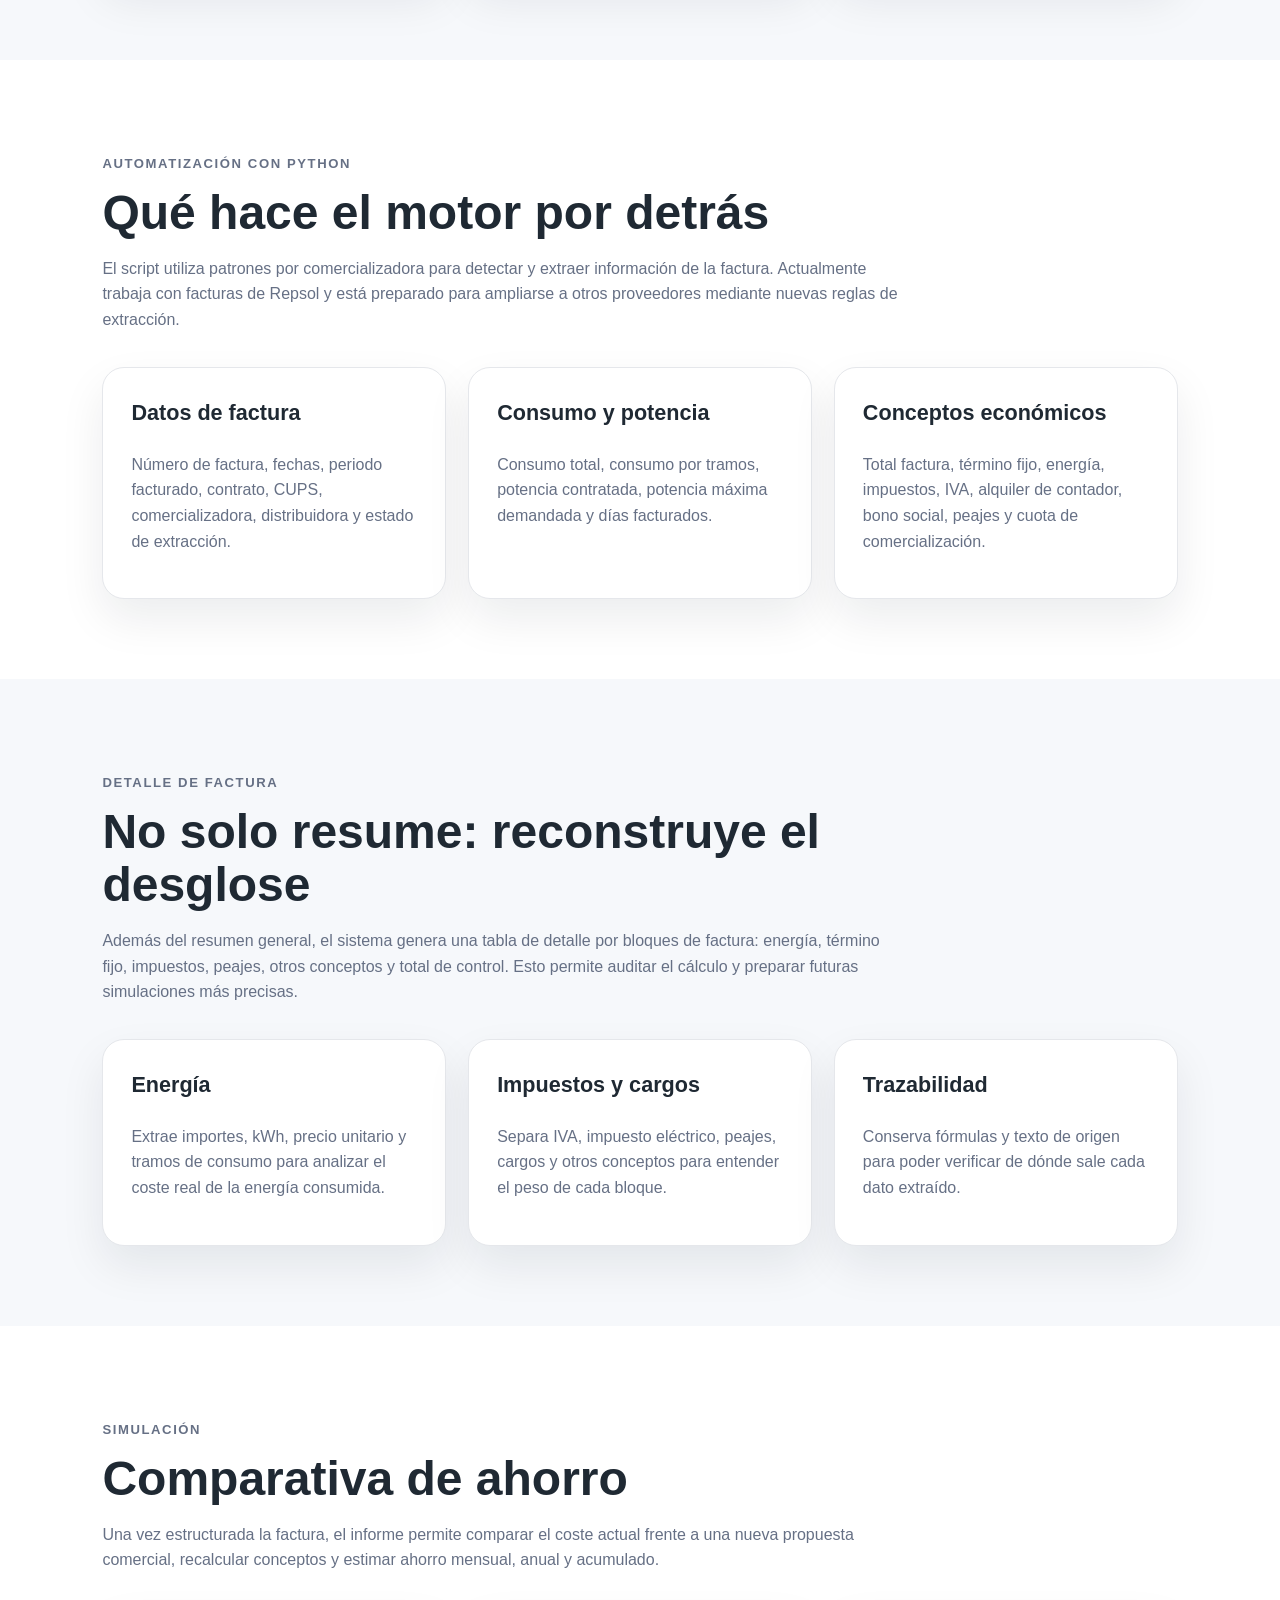
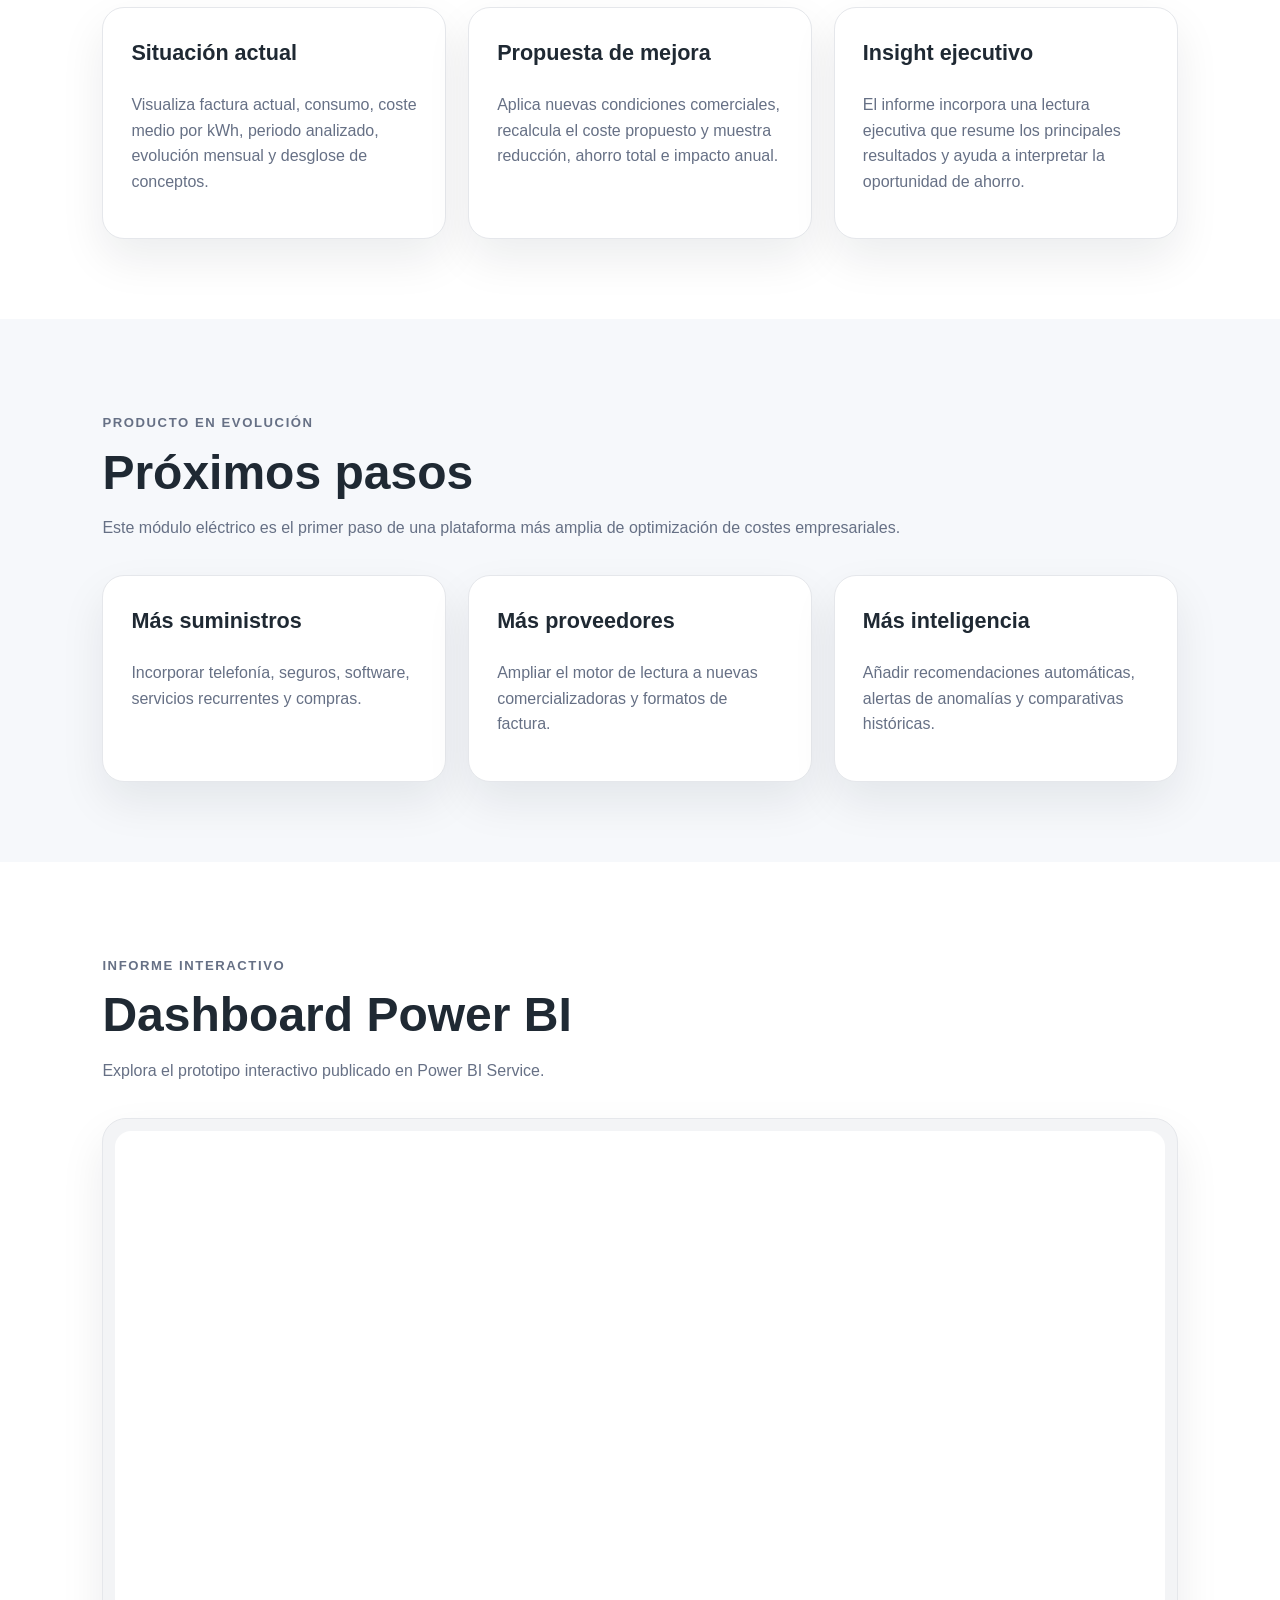
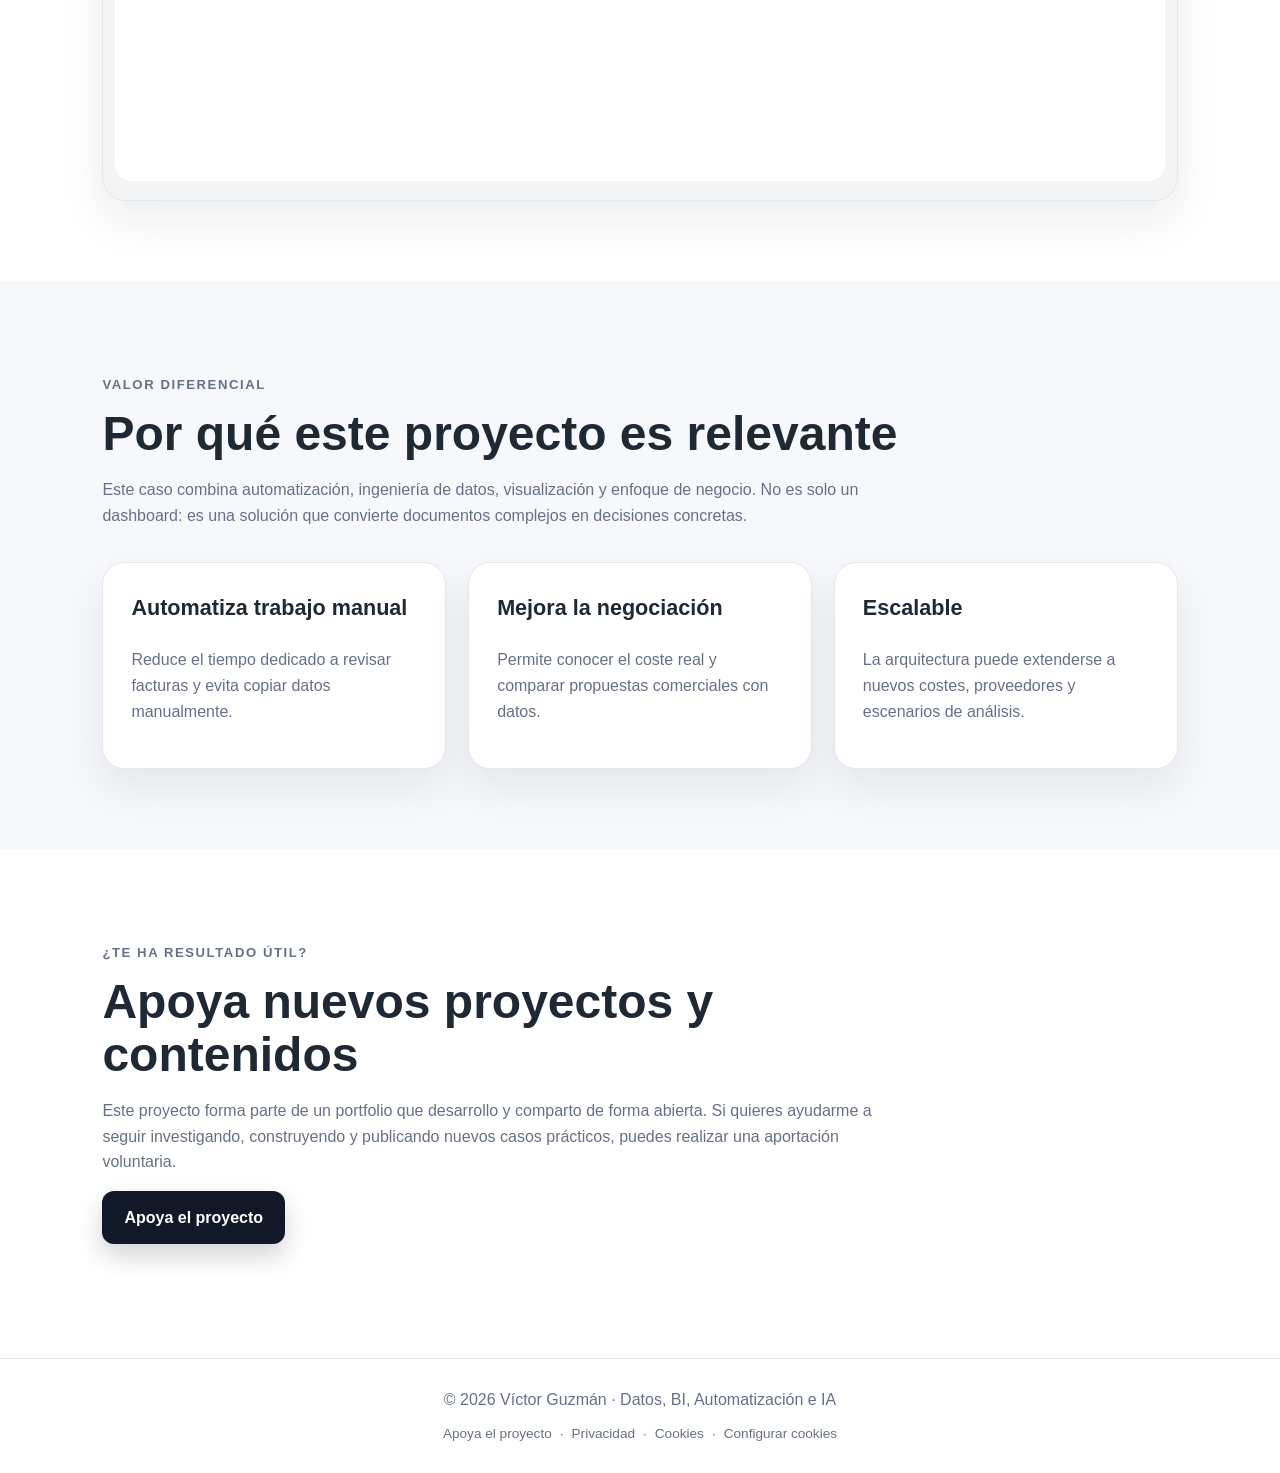
<file: projects/costes.html>
<!DOCTYPE html>
<html lang="es">
<head>

  <meta charset="UTF-8" />

  <meta
    name="viewport"
    content="width=device-width, initial-scale=1.0"
  />


  <!-- SEO -->

  <title>
    Business Cost Intelligence: Python y Power BI | Víctor Guzmán
  </title>

  <meta
    name="description"
    content="Caso de estudio de optimización de costes empresariales: extracción automática de facturas PDF con Python, modelado de datos y dashboard interactivo en Power BI."
  />

  <meta
    name="author"
    content="Víctor Guzmán"
  />

  <meta
    name="robots"
    content="index, follow"
  />

  <link
    rel="canonical"
    href="https://victorguzmanperez.github.io/victorguzman/projects/costes.html"
  />


  <!-- Open Graph -->

  <meta
    property="og:title"
    content="Business Cost Intelligence: Python y Power BI | Víctor Guzmán"
  />

  <meta
    property="og:description"
    content="De facturas PDF a decisiones de negocio: automatización con Python, modelado de datos, simulación de costes y visualización interactiva en Power BI."
  />

  <meta
    property="og:type"
    content="article"
  />

  <meta
    property="og:url"
    content="https://victorguzmanperez.github.io/victorguzman/projects/costes.html"
  />

  <meta
    property="og:locale"
    content="es_ES"
  />

  <meta
    property="og:site_name"
    content="Víctor Guzmán"
  />

  <meta
    property="og:image"
    content="https://victorguzmanperez.github.io/victorguzman/assets/img/og-cover.png"
  />

  <meta
    property="og:image:width"
    content="1200"
  />

  <meta
    property="og:image:height"
    content="630"
  />

  <meta
    property="og:image:alt"
    content="Víctor Guzmán · Datos, BI, Automatización e IA"
  />

  <!-- Twitter / X -->

  <meta
    name="twitter:card"
    content="summary_large_image"
  />

  <meta
    name="twitter:title"
    content="Business Cost Intelligence: Python y Power BI | Víctor Guzmán"
  />

  <meta
    name="twitter:description"
    content="Automatización de facturas PDF con Python, análisis de costes y dashboard interactivo en Power BI."
  />

  <meta
    name="twitter:image"
    content="https://victorguzmanperez.github.io/victorguzman/assets/img/og-cover.png"
  />

  <meta
    name="twitter:image:alt"
    content="Víctor Guzmán · Datos, BI, Automatización e IA"
  />

  <!-- Structured Data: Project -->

  <script type="application/ld+json">
  {
    "@context": "https://schema.org",
    "@type": "CreativeWork",
    "@id": "https://victorguzmanperez.github.io/victorguzman/projects/costes.html#project",
    "url": "https://victorguzmanperez.github.io/victorguzman/projects/costes.html",
    "name": "Business Cost Intelligence",
    "description": "Proyecto de optimización de costes empresariales que automatiza la extracción de información desde facturas PDF con Python, estructura los datos y los analiza mediante Power BI.",
    "inLanguage": "es",
    "creator": {
      "@id": "https://victorguzmanperez.github.io/victorguzman/#person"
    },
    "isPartOf": {
      "@id": "https://victorguzmanperez.github.io/victorguzman/#website"
    },
    "keywords": [
      "Python",
      "Power BI",
      "Power Query",
      "DAX",
      "Automatización",
      "Extracción de datos",
      "Facturas PDF",
      "Análisis de costes",
      "Business Intelligence"
    ]
  }
  </script>

  <link
    rel="stylesheet"
    href="../styles.css?v=mob-h1.1"
  />

</head>

<body>

<header class="site-header">
  <div class="logo">
    <span class="logo-mark">VG</span>
    <span class="logo-text">Victor Guzmán</span>
  </div>

  <nav class="nav">
    <a href="../index.html#inicio">Inicio</a>
    <a href="../soluciones.html">Soluciones</a>
    <a href="../index.html#powerbi">Power BI</a>
    <a href="../index.html#servicios">Servicios</a>
    <a href="../index.html#sobre-mi">Sobre mí</a>
    <a href="../index.html#contacto">Contacto</a>
    <a href="../diagnostico.html">Diagnóstico</a>
  </nav>
</header>

<main>

<section class="section project-detail-hero">
  <p class="project-badge">🚀 Proyecto personal</p>
  
  <h1>Business Cost Intelligence</h1>

  <p class="hero-text">
    Plataforma analítica para optimizar costes recurrentes de empresa mediante lectura automática de facturas,
    simulación de nuevas condiciones comerciales y visualización interactiva en Power BI.
  </p>

  <div class="tech-tags" style="margin-top:28px;">
    <span>Python</span>
    <span>Power BI</span>
    <span>Power Query</span>
    <span>DAX</span>
    <span>pdfplumber</span>
    <span>Regex</span>
    <span>Pandas</span>
    <span>Automatización</span>
  </div>
</section>

<section class="section section-alt project-detail-grid">

  <article class="card">
    <h3>Objetivo</h3>
    <p>
      Convertir facturas eléctricas en información estructurada para analizar costes, detectar oportunidades de ahorro
      y comparar el escenario actual frente a una propuesta de mejora.
    </p>
  </article>

  <article class="card">
    <h3>Problema resuelto</h3>
    <p>
      Muchas empresas pagan suministros sin una visión clara de qué conceptos pesan más, si sus condiciones son competitivas
      o cuánto podrían ahorrar cambiando tarifa, proveedor o condiciones comerciales.
    </p>
  </article>

  <article class="card">
    <h3>Resultado</h3>
    <p>
      Una aplicación analítica que lee facturas PDF, extrae datos clave, calcula escenarios alternativos y presenta el ahorro
      potencial de forma visual, clara e interactiva.
    </p>
  </article>

</section>

<section class="section">
  <div class="section-heading">
    <p class="eyebrow">Arquitectura</p>
    <h2>De factura PDF a decisión de negocio</h2>
    <p>
      El proyecto no parte de un Excel manual. El flujo automatiza la extracción de información desde facturas PDF,
      la transforma en datos analizables y la convierte en un informe interactivo orientado a decisiones.
    </p>
  </div>

  <div class="cards-grid">
    <article class="card">
      <h3>1. Lectura de facturas</h3>
      <p>
        Python recorre una carpeta de facturas PDF, identifica el proveedor y extrae el texto completo de cada documento.
      </p>
    </article>

    <article class="card">
      <h3>2. Extracción automática</h3>
      <p>
        El motor extrae número de factura, CUPS, periodo, consumo, potencia, energía, impuestos, IVA, peajes y otros conceptos.
      </p>
    </article>

    <article class="card">
      <h3>3. Modelo analítico</h3>
      <p>
        Power Query normaliza los datos y Power BI construye un modelo para comparar situación actual, propuesta y ahorro.
      </p>
    </article>
  </div>
</section>

<section class="section section-alt">
  <div class="section-heading">
    <p class="eyebrow">Automatización con Python</p>
    <h2>Qué hace el motor por detrás</h2>
    <p>
      El script utiliza patrones por comercializadora para detectar y extraer información de la factura. Actualmente trabaja
      con facturas de Repsol y está preparado para ampliarse a otros proveedores mediante nuevas reglas de extracción.
    </p>
  </div>

  <div class="project-detail-grid">
    <article class="card">
      <h3>Datos de factura</h3>
      <p>
        Número de factura, fechas, periodo facturado, contrato, CUPS, comercializadora, distribuidora y estado de extracción.
      </p>
    </article>

    <article class="card">
      <h3>Consumo y potencia</h3>
      <p>
        Consumo total, consumo por tramos, potencia contratada, potencia máxima demandada y días facturados.
      </p>
    </article>

    <article class="card">
      <h3>Conceptos económicos</h3>
      <p>
        Total factura, término fijo, energía, impuestos, IVA, alquiler de contador, bono social, peajes y cuota de comercialización.
      </p>
    </article>
  </div>
</section>

<section class="section">
  <div class="section-heading">
    <p class="eyebrow">Detalle de factura</p>
    <h2>No solo resume: reconstruye el desglose</h2>
    <p>
      Además del resumen general, el sistema genera una tabla de detalle por bloques de factura:
      energía, término fijo, impuestos, peajes, otros conceptos y total de control.
      Esto permite auditar el cálculo y preparar futuras simulaciones más precisas.
    </p>
  </div>

  <div class="cards-grid">
    <article class="card">
      <h3>Energía</h3>
      <p>
        Extrae importes, kWh, precio unitario y tramos de consumo para analizar el coste real de la energía consumida.
      </p>
    </article>

    <article class="card">
      <h3>Impuestos y cargos</h3>
      <p>
        Separa IVA, impuesto eléctrico, peajes, cargos y otros conceptos para entender el peso de cada bloque.
      </p>
    </article>

    <article class="card">
      <h3>Trazabilidad</h3>
      <p>
        Conserva fórmulas y texto de origen para poder verificar de dónde sale cada dato extraído.
      </p>
    </article>
  </div>
</section>

<section class="section section-alt">
  <div class="section-heading">
    <p class="eyebrow">Simulación</p>
    <h2>Comparativa de ahorro</h2>
    <p>
      Una vez estructurada la factura, el informe permite comparar el coste actual frente a una nueva propuesta comercial,
      recalcular conceptos y estimar ahorro mensual, anual y acumulado.
    </p>
  </div>

  <div class="project-detail-grid">
    <article class="card">
      <h3>Situación actual</h3>
      <p>
        Visualiza factura actual, consumo, coste medio por kWh, periodo analizado, evolución mensual y desglose de conceptos.
      </p>
    </article>

    <article class="card">
      <h3>Propuesta de mejora</h3>
      <p>
        Aplica nuevas condiciones comerciales, recalcula el coste propuesto y muestra reducción, ahorro total e impacto anual.
      </p>
    </article>

    <article class="card">
      <h3>Insight ejecutivo</h3>
      <p>
        El informe incorpora una lectura ejecutiva que resume los principales resultados y ayuda a interpretar la oportunidad de ahorro.
      </p>
    </article>
  </div>
</section>

<section class="section">
  <div class="section-heading">
    <p class="eyebrow">Producto en evolución</p>
    <h2>Próximos pasos</h2>
    <p>
      Este módulo eléctrico es el primer paso de una plataforma más amplia de optimización de costes empresariales.
    </p>
  </div>

  <div class="cards-grid">
    <article class="card">
      <h3>Más suministros</h3>
      <p>
        Incorporar telefonía, seguros, software, servicios recurrentes y compras.
      </p>
    </article>

    <article class="card">
      <h3>Más proveedores</h3>
      <p>
        Ampliar el motor de lectura a nuevas comercializadoras y formatos de factura.
      </p>
    </article>

    <article class="card">
      <h3>Más inteligencia</h3>
      <p>
        Añadir recomendaciones automáticas, alertas de anomalías y comparativas históricas.
      </p>
    </article>
  </div>
</section>

<section class="section section-alt">
  <div class="section-heading">
    <p class="eyebrow">Informe interactivo</p>
    <h2>Dashboard Power BI</h2>
    <p>
      Explora el prototipo interactivo publicado en Power BI Service.
    </p>
  </div>

  <div class="powerbi-frame">
    <iframe
      title="Optimización de Costes de Suministros"
      width="100%"
      height="650"
      src="https://app.powerbi.com/view?r=eyJrIjoiYmU2OGNmMjYtMjEwMC00NWJiLTljY2MtMzI0ODhmMTA1NTk1IiwidCI6IjBlOWM0ZDExLThjOWUtNDk2NS05ZjU4LTlhMjY3OTgyMjAwMiIsImMiOjl9&pageView=fitToPage"
      frameborder="0"
      allowfullscreen="true">
    </iframe>
  </div>
</section>

<section class="section">
  <div class="section-heading">
    <p class="eyebrow">Valor diferencial</p>
    <h2>Por qué este proyecto es relevante</h2>
    <p>
      Este caso combina automatización, ingeniería de datos, visualización y enfoque de negocio. No es solo un dashboard:
      es una solución que convierte documentos complejos en decisiones concretas.
    </p>
  </div>

  <div class="cards-grid">
    <article class="card">
      <h3>Automatiza trabajo manual</h3>
      <p>
        Reduce el tiempo dedicado a revisar facturas y evita copiar datos manualmente.
      </p>
    </article>

    <article class="card">
      <h3>Mejora la negociación</h3>
      <p>
        Permite conocer el coste real y comparar propuestas comerciales con datos.
      </p>
    </article>

    <article class="card">
      <h3>Escalable</h3>
      <p>
        La arquitectura puede extenderse a nuevos costes, proveedores y escenarios de análisis.
      </p>
    </article>
  </div>
</section>

<!-- =====================================================
     APOYO AL PROYECTO
===================================================== -->

<section class="section section-alt">

  <div class="section-heading">

    <p class="eyebrow">
      ¿Te ha resultado útil?
    </p>

    <h2>
      Apoya nuevos proyectos y contenidos
    </h2>

    <p>
      Este proyecto forma parte de un portfolio que desarrollo y comparto
      de forma abierta. Si quieres ayudarme a seguir investigando,
      construyendo y publicando nuevos casos prácticos, puedes realizar
      una aportación voluntaria.
    </p>

    <a
      href="../apoya.html?source=project_costes"
      class="btn btn-primary"
    >
      Apoya el proyecto
    </a>

  </div>

</section>

</main>

<footer class="footer">

  <p>
    © 2026 Víctor Guzmán · Datos, BI, Automatización e IA
  </p>

  <nav class="footer-legal" aria-label="Enlaces del pie">

    <a href="../apoya.html">Apoya el proyecto</a>

    <span aria-hidden="true">·</span>

    <a href="../privacidad.html">Privacidad</a>

    <span aria-hidden="true">·</span>

    <a href="../cookies.html">Cookies</a>

    <span aria-hidden="true">·</span>

    <button
      type="button"
      class="footer-cookie-button"
      onclick="openCookiePreferences()"
    >
      Configurar cookies
    </button>

  </nav>

</footer>

<div
  id="cookieBanner"
  class="cookie-banner"
  role="dialog"
  aria-modal="false"
  aria-labelledby="cookieTitle"
  aria-describedby="cookieDescription"
>

  <div class="cookie-banner-content">

    <div class="cookie-banner-text">

      <strong id="cookieTitle">
        Cookies de analítica
      </strong>

      <p id="cookieDescription">
        Utilizo Google Analytics para conocer de forma estadística
        cómo se utiliza este portfolio y poder mejorarlo.
        Analytics solo se cargará si aceptas.
        Puedes cambiar tu decisión en cualquier momento.
      </p>

      <a href="../cookies.html">
        Política de cookies
      </a>

    </div>

    <div class="cookie-banner-actions">

      <button
        type="button"
        id="rejectAnalytics"
        class="btn cookie-btn"
      >
        Rechazar
      </button>

      <button
        type="button"
        id="acceptAnalytics"
        class="btn btn-primary cookie-btn"
      >
        Aceptar
      </button>

    </div>

  </div>

</div>

<script src="../cookie-consent.js"></script>
<script
  type="module"
  src="../assets/chatbot/chatbot.js?v=conv-g1.13"
></script>
</body>
</html>
</file>
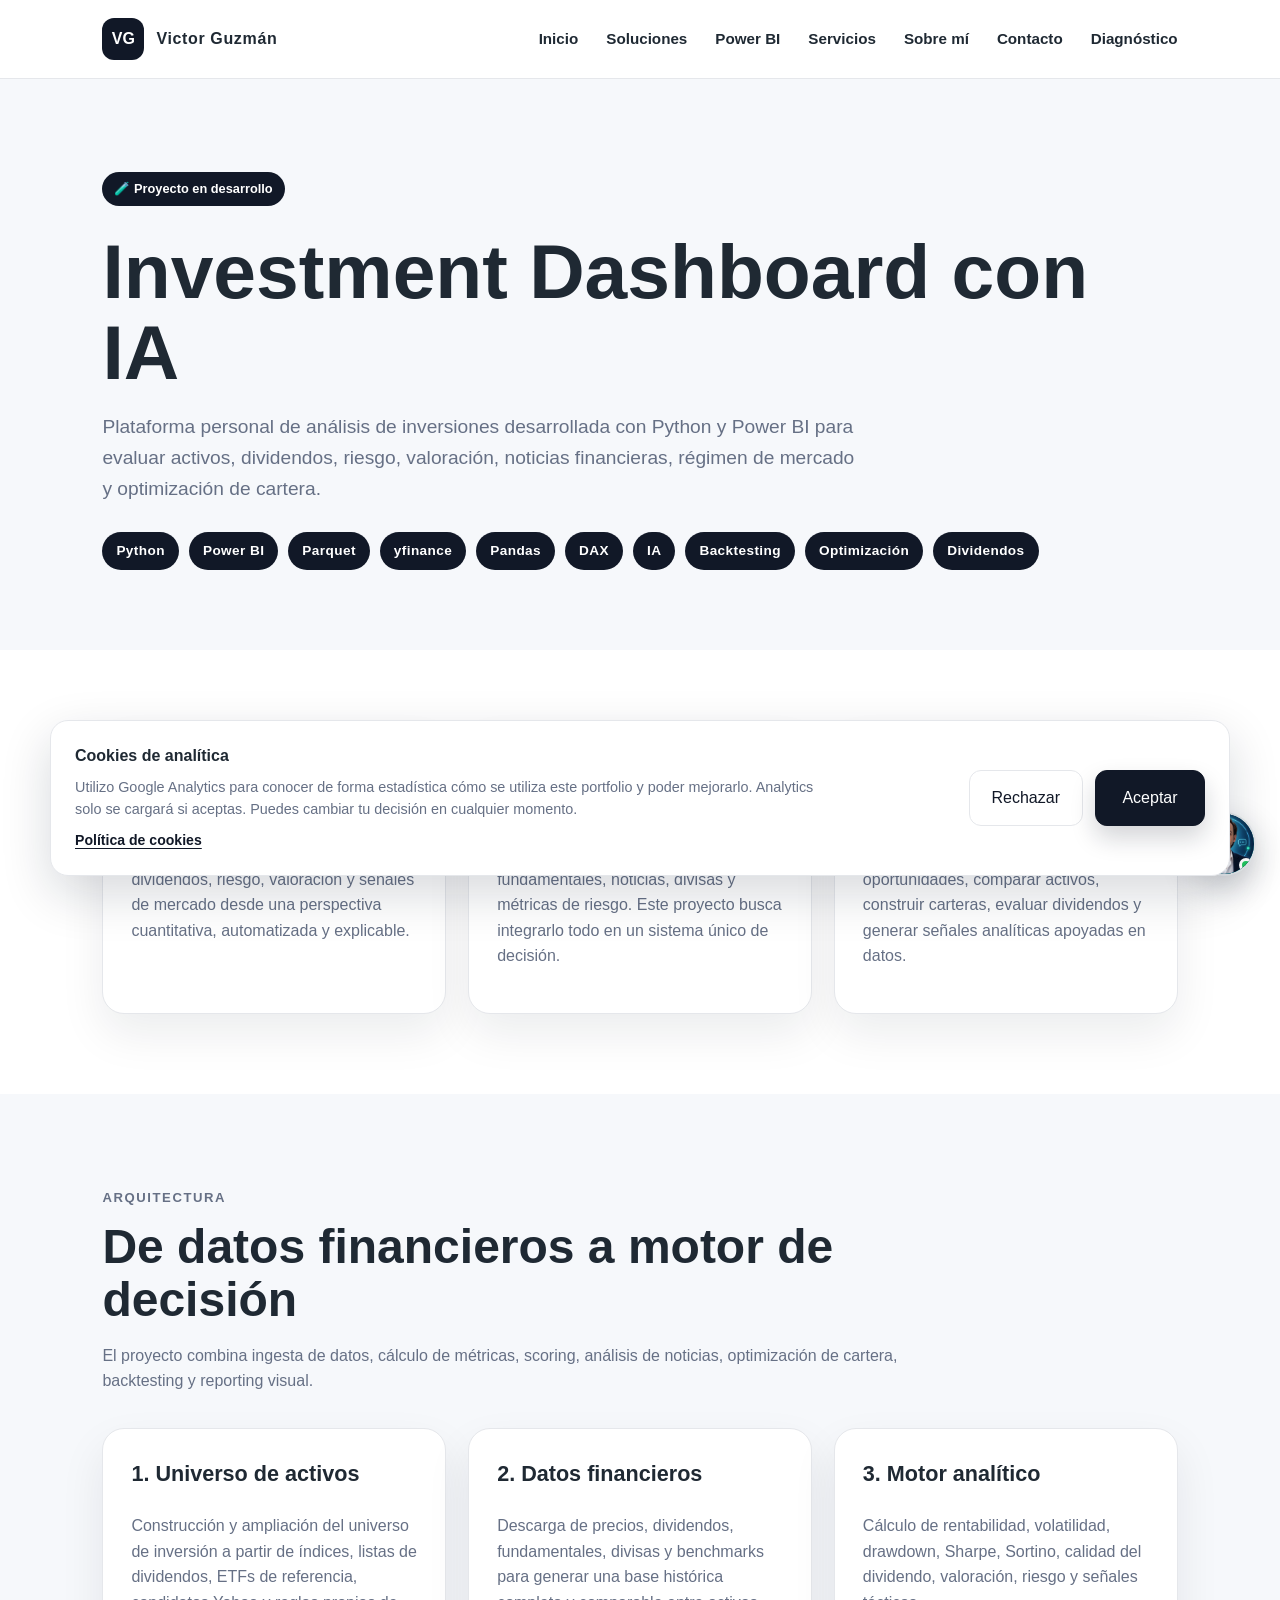
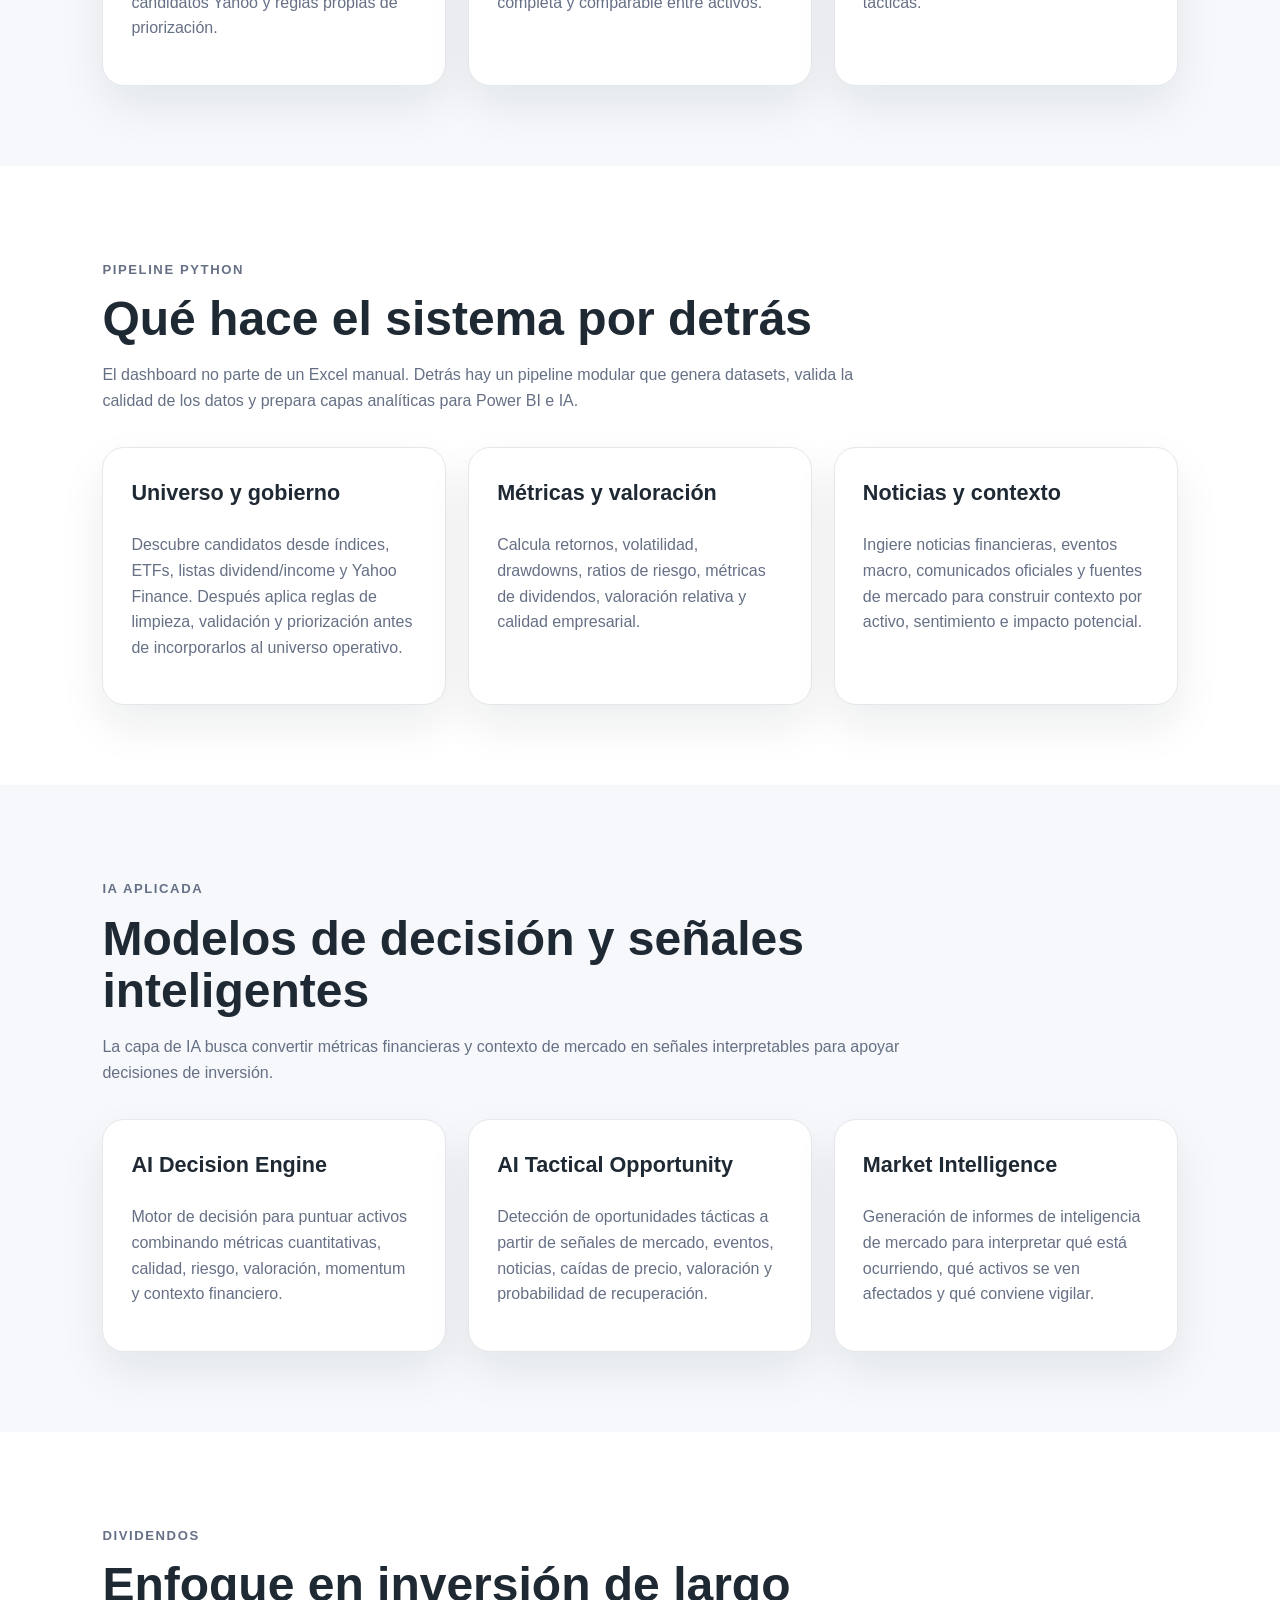
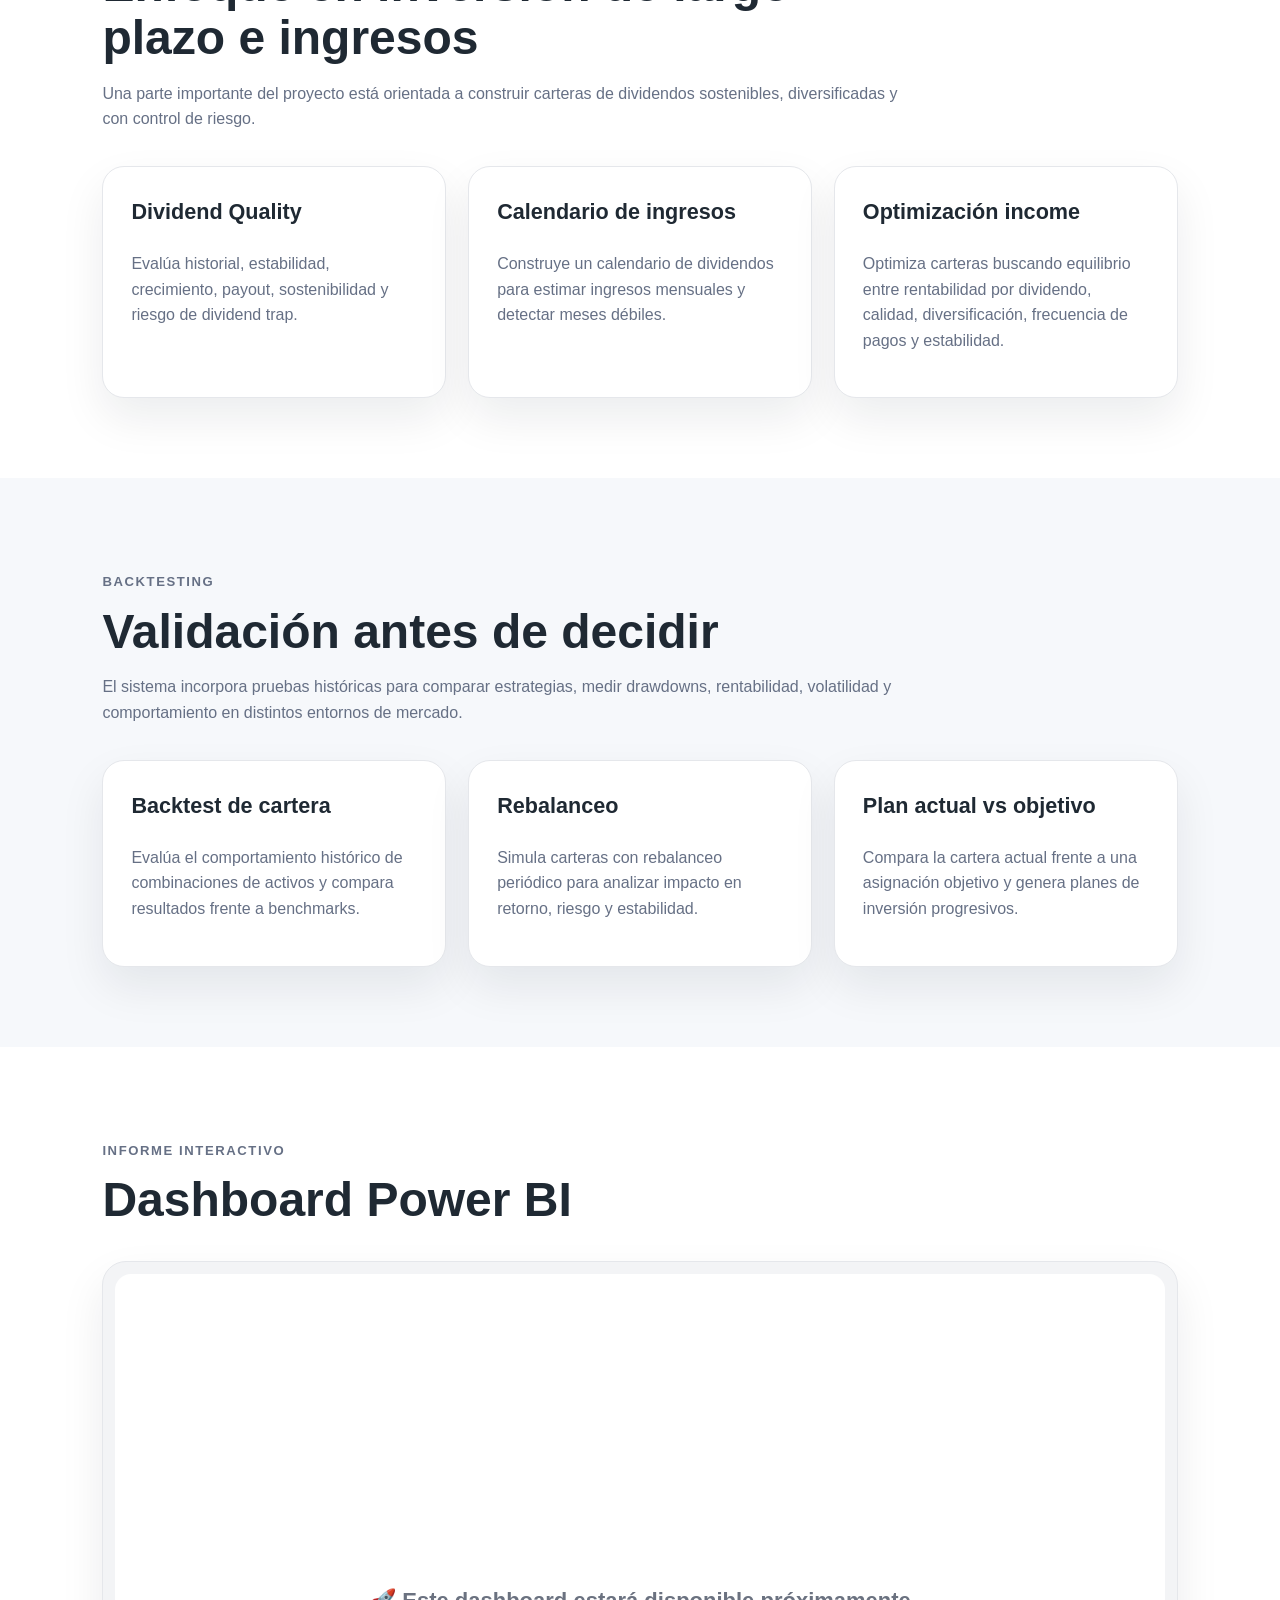
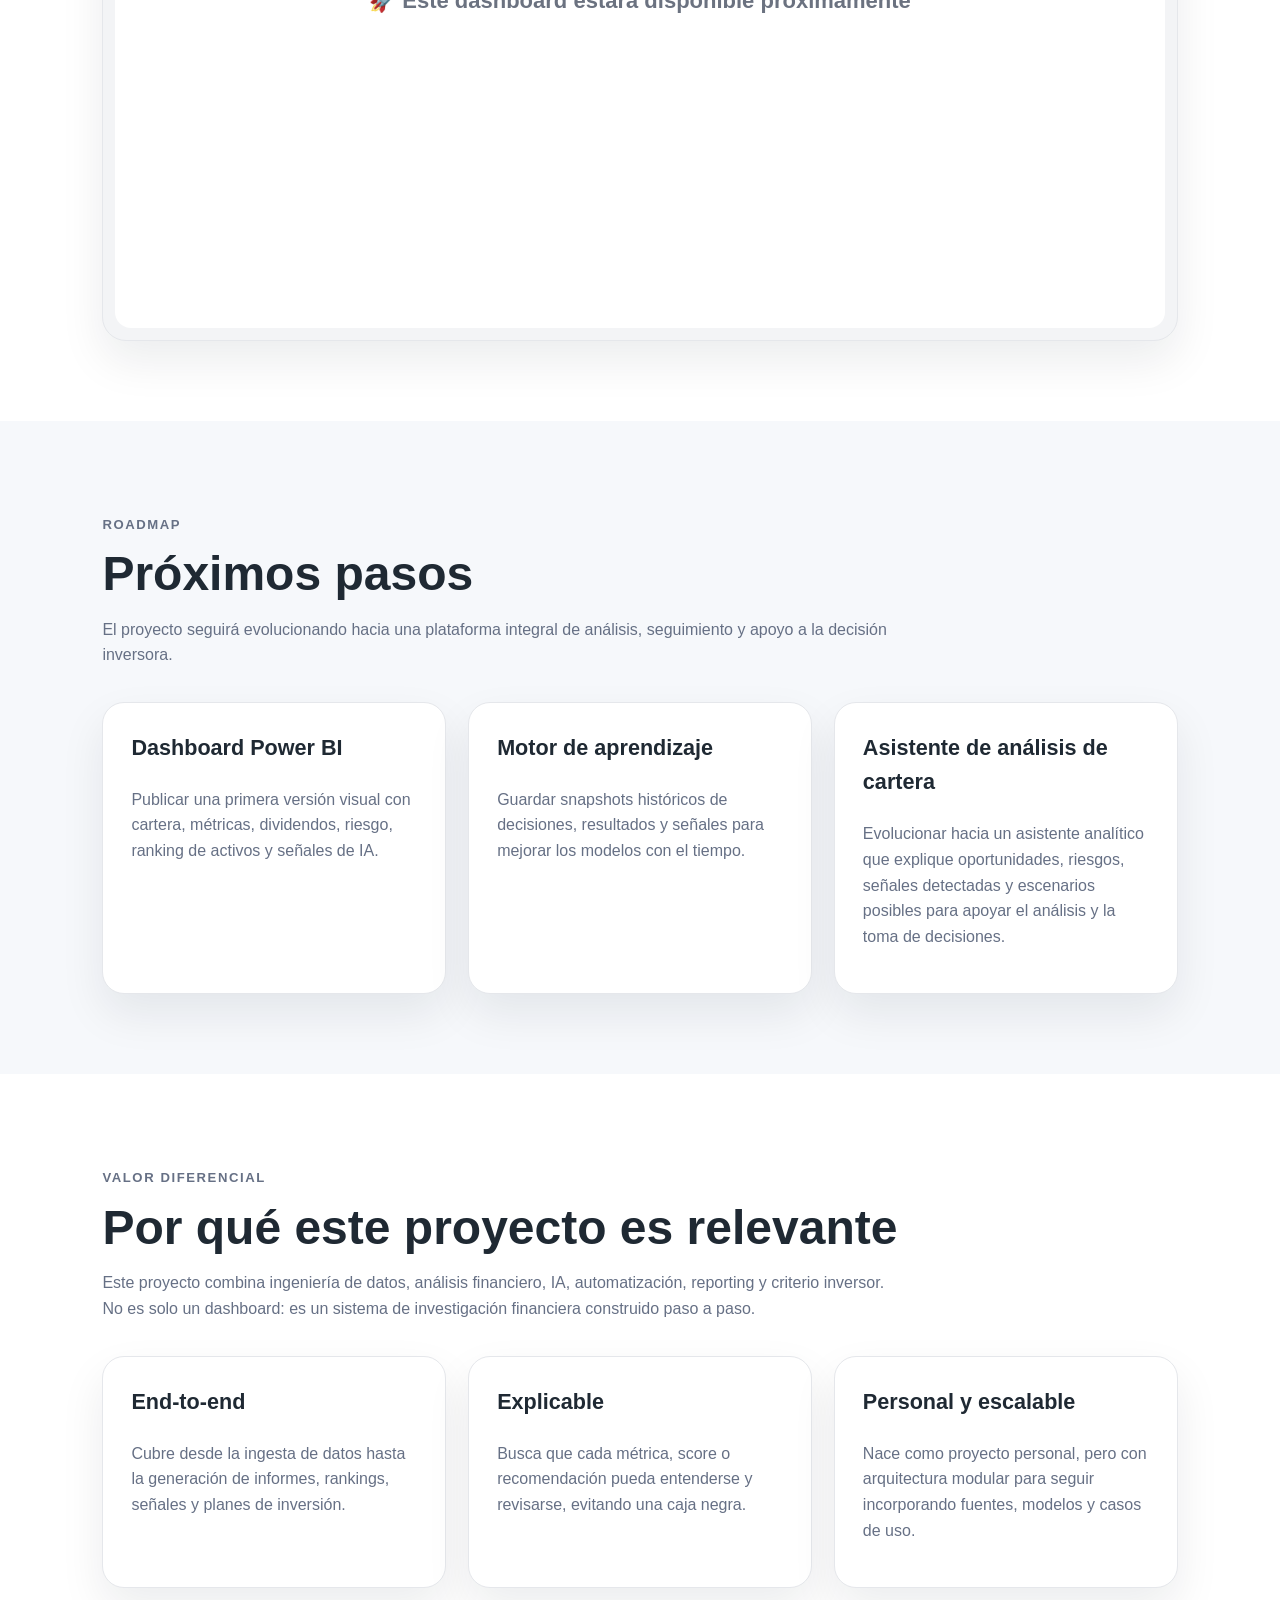
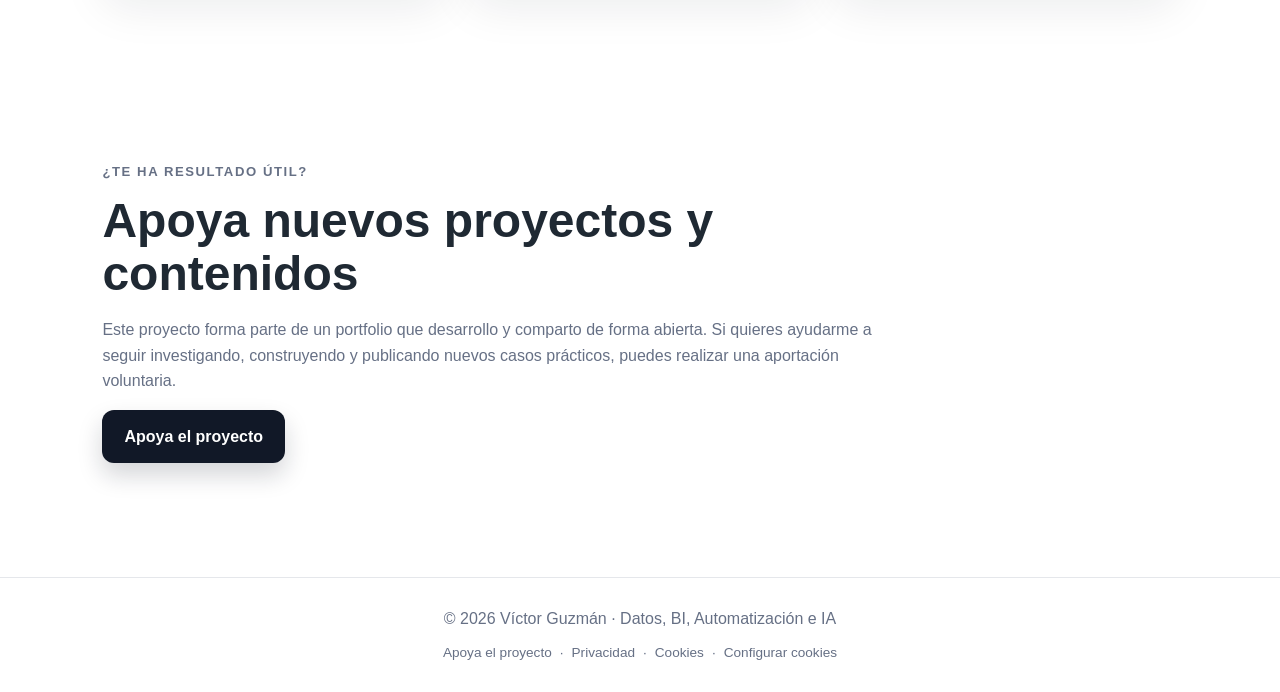
<file: projects/investment.html>
<!DOCTYPE html>
<html lang="es">
<head>

  <meta charset="UTF-8" />

  <meta
    name="viewport"
    content="width=device-width, initial-scale=1.0"
  />


  <!-- SEO -->

  <title>
    Investment Dashboard con IA: Python y Power BI | Víctor Guzmán
  </title>

  <meta
    name="description"
    content="Proyecto personal en desarrollo para analizar inversiones con Python, Power BI e IA: dividendos, riesgo, valoración, noticias, backtesting y optimización de cartera."
  />

  <meta
    name="author"
    content="Víctor Guzmán"
  />

  <meta
    name="robots"
    content="index, follow"
  />

  <link
    rel="canonical"
    href="https://victorguzmanperez.github.io/victorguzman/projects/investment.html"
  />


  <!-- Open Graph -->

  <meta
    property="og:title"
    content="Investment Dashboard con IA: Python y Power BI | Víctor Guzmán"
  />

  <meta
    property="og:description"
    content="Proyecto de investigación financiera que combina Python, Power BI, datos de mercado, dividendos, riesgo, valoración, backtesting e inteligencia artificial."
  />

  <meta
    property="og:type"
    content="article"
  />

  <meta
    property="og:url"
    content="https://victorguzmanperez.github.io/victorguzman/projects/investment.html"
  />

  <meta
    property="og:locale"
    content="es_ES"
  />

  <meta
    property="og:site_name"
    content="Víctor Guzmán"
  />

  <meta
    property="og:image"
    content="https://victorguzmanperez.github.io/victorguzman/assets/img/og-cover.png"
  />

  <meta
    property="og:image:width"
    content="1200"
  />

  <meta
    property="og:image:height"
    content="630"
  />

  <meta
    property="og:image:alt"
    content="Víctor Guzmán · Datos, BI, Automatización e IA"
  />

  <!-- Twitter / X -->

  <meta
    name="twitter:card"
    content="summary_large_image"
  />

  <meta
    name="twitter:title"
    content="Investment Dashboard con IA: Python y Power BI | Víctor Guzmán"
  />

  <meta
    name="twitter:description"
    content="Proyecto personal de análisis financiero con Python, Power BI, dividendos, riesgo, backtesting e inteligencia artificial."
  />

  <meta
    name="twitter:image"
    content="https://victorguzmanperez.github.io/victorguzman/assets/img/og-cover.png"
  />

  <meta
    name="twitter:image:alt"
    content="Víctor Guzmán · Datos, BI, Automatización e IA"
  />

<!-- Structured Data: Project -->

  <script type="application/ld+json">
  {
    "@context": "https://schema.org",
    "@type": "CreativeWork",
    "@id": "https://victorguzmanperez.github.io/victorguzman/projects/investment.html#project",
    "url": "https://victorguzmanperez.github.io/victorguzman/projects/investment.html",
    "name": "Investment Dashboard con IA",
    "description": "Proyecto personal en desarrollo de investigación y análisis financiero que combina Python, Power BI e inteligencia artificial para estudiar activos, dividendos, riesgo, valoración, noticias, backtesting y optimización de cartera.",
    "inLanguage": "es",
    "creator": {
      "@id": "https://victorguzmanperez.github.io/victorguzman/#person"
    },
    "isPartOf": {
      "@id": "https://victorguzmanperez.github.io/victorguzman/#website"
    },
    "keywords": [
      "Python",
      "Power BI",
      "Pandas",
      "Parquet",
      "yfinance",
      "DAX",
      "Inteligencia artificial",
      "Análisis financiero",
      "Dividendos",
      "Riesgo",
      "Valoración",
      "Noticias financieras",
      "Backtesting",
      "Optimización de cartera"
    ]
  }
  </script>

  <link
    rel="stylesheet"
    href="../styles.css?v=mob-h1.1"
  />

</head>

<body>

<header class="site-header">
  <div class="logo">
    <span class="logo-mark">VG</span>
    <span class="logo-text">Victor Guzmán</span>
  </div>

  <nav class="nav">
    <a href="../index.html#inicio">Inicio</a>
    <a href="../soluciones.html">Soluciones</a>
    <a href="../index.html#powerbi">Power BI</a>
    <a href="../index.html#servicios">Servicios</a>
    <a href="../index.html#sobre-mi">Sobre mí</a>
    <a href="../index.html#contacto">Contacto</a>
    <a href="../diagnostico.html">Diagnóstico</a>
  </nav>
  
</header>

<main>

<section class="section project-detail-hero">
  <p class="project-badge">🧪 Proyecto en desarrollo</p>

  <h1>Investment Dashboard con IA</h1>

  <p class="hero-text">
    Plataforma personal de análisis de inversiones desarrollada con Python y Power BI para evaluar activos,
    dividendos, riesgo, valoración, noticias financieras, régimen de mercado y optimización de cartera.
  </p>

  <div class="tech-tags" style="margin-top:28px;">
    <span>Python</span>
    <span>Power BI</span>
    <span>Parquet</span>
    <span>yfinance</span>
    <span>Pandas</span>
    <span>DAX</span>
    <span>IA</span>
    <span>Backtesting</span>
    <span>Optimización</span>
    <span>Dividendos</span>
  </div>
</section>

<section class="section section-alt project-detail-grid">

  <article class="card">
    <h3>Objetivo</h3>
    <p>
      Construir una plataforma propia para analizar activos financieros, carteras, dividendos, riesgo,
      valoración y señales de mercado desde una perspectiva cuantitativa, automatizada y explicable.
    </p>
  </article>

  <article class="card">
    <h3>Problema resuelto</h3>
    <p>
      La información financiera suele estar dispersa entre precios, dividendos, fundamentales, noticias,
      divisas y métricas de riesgo. Este proyecto busca integrarlo todo en un sistema único de decisión.
    </p>
  </article>

  <article class="card">
    <h3>Resultado esperado</h3>
    <p>
      Un dashboard conectado a un pipeline Python capaz de analizar oportunidades,
      comparar activos, construir carteras, evaluar dividendos y generar señales
      analíticas apoyadas en datos.
    </p>
  </article>

</section>

<section class="section">
  <div class="section-heading">
    <p class="eyebrow">Arquitectura</p>
    <h2>De datos financieros a motor de decisión</h2>
    <p>
      El proyecto combina ingesta de datos, cálculo de métricas, scoring, análisis de noticias,
      optimización de cartera, backtesting y reporting visual.
    </p>
  </div>

  <div class="cards-grid">
    <article class="card">
      <h3>1. Universo de activos</h3>
      <p>
        Construcción y ampliación del universo de inversión a partir de índices, listas de dividendos,
        ETFs de referencia, candidatos Yahoo y reglas propias de priorización.
      </p>
    </article>

    <article class="card">
      <h3>2. Datos financieros</h3>
      <p>
        Descarga de precios, dividendos, fundamentales, divisas y benchmarks para generar una base histórica
        completa y comparable entre activos.
      </p>
    </article>

    <article class="card">
      <h3>3. Motor analítico</h3>
      <p>
        Cálculo de rentabilidad, volatilidad, drawdown, Sharpe, Sortino, calidad del dividendo,
        valoración, riesgo y señales tácticas.
      </p>
    </article>
  </div>
</section>

<section class="section section-alt">
  <div class="section-heading">
    <p class="eyebrow">Pipeline Python</p>
    <h2>Qué hace el sistema por detrás</h2>
    <p>
      El dashboard no parte de un Excel manual. Detrás hay un pipeline modular que genera datasets,
      valida la calidad de los datos y prepara capas analíticas para Power BI e IA.
    </p>
  </div>

  <div class="project-detail-grid">
    <article class="card">
      <h3>Universo y gobierno</h3>
      <p>
        Descubre candidatos desde índices, ETFs, listas dividend/income y Yahoo Finance.
        Después aplica reglas de limpieza, validación y priorización antes de incorporarlos al universo operativo.
      </p>
    </article>

    <article class="card">
      <h3>Métricas y valoración</h3>
      <p>
        Calcula retornos, volatilidad, drawdowns, ratios de riesgo, métricas de dividendos,
        valoración relativa y calidad empresarial.
      </p>
    </article>

    <article class="card">
      <h3>Noticias y contexto</h3>
      <p>
        Ingiere noticias financieras, eventos macro, comunicados oficiales y fuentes de mercado para construir
        contexto por activo, sentimiento e impacto potencial.
      </p>
    </article>
  </div>
</section>

<section class="section">
  <div class="section-heading">
    <p class="eyebrow">IA aplicada</p>
    <h2>Modelos de decisión y señales inteligentes</h2>
    <p>
      La capa de IA busca convertir métricas financieras y contexto de mercado en señales interpretables
      para apoyar decisiones de inversión.
    </p>
  </div>

  <div class="cards-grid">
    <article class="card">
      <h3>AI Decision Engine</h3>
      <p>
        Motor de decisión para puntuar activos combinando métricas cuantitativas, calidad, riesgo,
        valoración, momentum y contexto financiero.
      </p>
    </article>

    <article class="card">
      <h3>AI Tactical Opportunity</h3>
      <p>
        Detección de oportunidades tácticas a partir de señales de mercado, eventos, noticias,
        caídas de precio, valoración y probabilidad de recuperación.
      </p>
    </article>

    <article class="card">
      <h3>Market Intelligence</h3>
      <p>
        Generación de informes de inteligencia de mercado para interpretar qué está ocurriendo,
        qué activos se ven afectados y qué conviene vigilar.
      </p>
    </article>
  </div>
</section>

<section class="section section-alt">
  <div class="section-heading">
    <p class="eyebrow">Dividendos</p>
    <h2>Enfoque en inversión de largo plazo e ingresos</h2>
    <p>
      Una parte importante del proyecto está orientada a construir carteras de dividendos sostenibles,
      diversificadas y con control de riesgo.
    </p>
  </div>

  <div class="project-detail-grid">
    <article class="card">
      <h3>Dividend Quality</h3>
      <p>
        Evalúa historial, estabilidad, crecimiento, payout, sostenibilidad y riesgo de dividend trap.
      </p>
    </article>

    <article class="card">
      <h3>Calendario de ingresos</h3>
      <p>
        Construye un calendario de dividendos para estimar ingresos mensuales y detectar meses débiles.
      </p>
    </article>

    <article class="card">
      <h3>Optimización income</h3>
      <p>
        Optimiza carteras buscando equilibrio entre rentabilidad por dividendo, calidad, diversificación,
        frecuencia de pagos y estabilidad.
      </p>
    </article>
  </div>
</section>

<section class="section">
  <div class="section-heading">
    <p class="eyebrow">Backtesting</p>
    <h2>Validación antes de decidir</h2>
    <p>
      El sistema incorpora pruebas históricas para comparar estrategias, medir drawdowns, rentabilidad,
      volatilidad y comportamiento en distintos entornos de mercado.
    </p>
  </div>

  <div class="cards-grid">
    <article class="card">
      <h3>Backtest de cartera</h3>
      <p>
        Evalúa el comportamiento histórico de combinaciones de activos y compara resultados frente a benchmarks.
      </p>
    </article>

    <article class="card">
      <h3>Rebalanceo</h3>
      <p>
        Simula carteras con rebalanceo periódico para analizar impacto en retorno, riesgo y estabilidad.
      </p>
    </article>

    <article class="card">
      <h3>Plan actual vs objetivo</h3>
      <p>
        Compara la cartera actual frente a una asignación objetivo y genera planes de inversión progresivos.
      </p>
    </article>
  </div>
</section>

<section class="section section-alt">
  <div class="section-heading">
    <p class="eyebrow">Informe interactivo</p>
    <h2>Dashboard Power BI</h2>
  </div>

<div class="powerbi-frame">

    <div class="coming-soon show">
        🚀 Este dashboard estará disponible próximamente
    </div>

</div>
</section>

<section class="section">
  <div class="section-heading">
    <p class="eyebrow">Roadmap</p>
    <h2>Próximos pasos</h2>
    <p>
      El proyecto seguirá evolucionando hacia una plataforma integral de análisis, seguimiento y apoyo a la decisión inversora.
    </p>
  </div>

  <div class="cards-grid">
    <article class="card">
      <h3>Dashboard Power BI</h3>
      <p>
        Publicar una primera versión visual con cartera, métricas, dividendos, riesgo, ranking de activos y señales de IA.
      </p>
    </article>

    <article class="card">
      <h3>Motor de aprendizaje</h3>
      <p>
        Guardar snapshots históricos de decisiones, resultados y señales para mejorar los modelos con el tiempo.
      </p>
    </article>

    <article class="card">
      <h3>Asistente de análisis de cartera</h3>
      <p>
        Evolucionar hacia un asistente analítico que explique oportunidades,
        riesgos, señales detectadas y escenarios posibles para apoyar
        el análisis y la toma de decisiones.
      </p>
    </article>
  </div>
</section>

<section class="section section-alt">
  <div class="section-heading">
    <p class="eyebrow">Valor diferencial</p>
    <h2>Por qué este proyecto es relevante</h2>
    <p>
      Este proyecto combina ingeniería de datos, análisis financiero, IA, automatización, reporting y criterio inversor.
      No es solo un dashboard: es un sistema de investigación financiera construido paso a paso.
    </p>
  </div>

  <div class="cards-grid">
    <article class="card">
      <h3>End-to-end</h3>
      <p>
        Cubre desde la ingesta de datos hasta la generación de informes, rankings, señales y planes de inversión.
      </p>
    </article>

    <article class="card">
      <h3>Explicable</h3>
      <p>
        Busca que cada métrica, score o recomendación pueda entenderse y revisarse, evitando una caja negra.
      </p>
    </article>

    <article class="card">
      <h3>Personal y escalable</h3>
      <p>
        Nace como proyecto personal, pero con arquitectura modular para seguir incorporando fuentes, modelos y casos de uso.
      </p>
    </article>
  </div>
</section>
<!-- =====================================================
     APOYO AL PROYECTO
===================================================== -->

<section class="section section-alt">

  <div class="section-heading">

    <p class="eyebrow">
      ¿Te ha resultado útil?
    </p>

    <h2>
      Apoya nuevos proyectos y contenidos
    </h2>

    <p>
      Este proyecto forma parte de un portfolio que desarrollo y comparto
      de forma abierta. Si quieres ayudarme a seguir investigando,
      construyendo y publicando nuevos casos prácticos, puedes realizar
      una aportación voluntaria.
    </p>

    <a
      href="../apoya.html?source=project_investment"
      class="btn btn-primary"
    >
      Apoya el proyecto
    </a>

  </div>

</section>
</main>

<footer class="footer">

  <p>
    © 2026 Víctor Guzmán · Datos, BI, Automatización e IA
  </p>

  <nav class="footer-legal" aria-label="Enlaces del pie">

    <a href="../apoya.html">Apoya el proyecto</a>

    <span aria-hidden="true">·</span>

    <a href="../privacidad.html">Privacidad</a>

    <span aria-hidden="true">·</span>

    <a href="../cookies.html">Cookies</a>

    <span aria-hidden="true">·</span>

    <button
      type="button"
      class="footer-cookie-button"
      onclick="openCookiePreferences()"
    >
      Configurar cookies
    </button>

  </nav>

</footer>

<div
  id="cookieBanner"
  class="cookie-banner"
  role="dialog"
  aria-modal="false"
  aria-labelledby="cookieTitle"
  aria-describedby="cookieDescription"
>

  <div class="cookie-banner-content">

    <div class="cookie-banner-text">

      <strong id="cookieTitle">
        Cookies de analítica
      </strong>

      <p id="cookieDescription">
        Utilizo Google Analytics para conocer de forma estadística
        cómo se utiliza este portfolio y poder mejorarlo.
        Analytics solo se cargará si aceptas.
        Puedes cambiar tu decisión en cualquier momento.
      </p>

      <a href="../cookies.html">
        Política de cookies
      </a>

    </div>

    <div class="cookie-banner-actions">

      <button
        type="button"
        id="rejectAnalytics"
        class="btn cookie-btn"
      >
        Rechazar
      </button>

      <button
        type="button"
        id="acceptAnalytics"
        class="btn btn-primary cookie-btn"
      >
        Aceptar
      </button>

    </div>

  </div>

</div>

<script src="../cookie-consent.js"></script>
<script
  type="module"
  src="../assets/chatbot/chatbot.js?v=conv-g1.13"
></script>
</body>
</html>
</file>
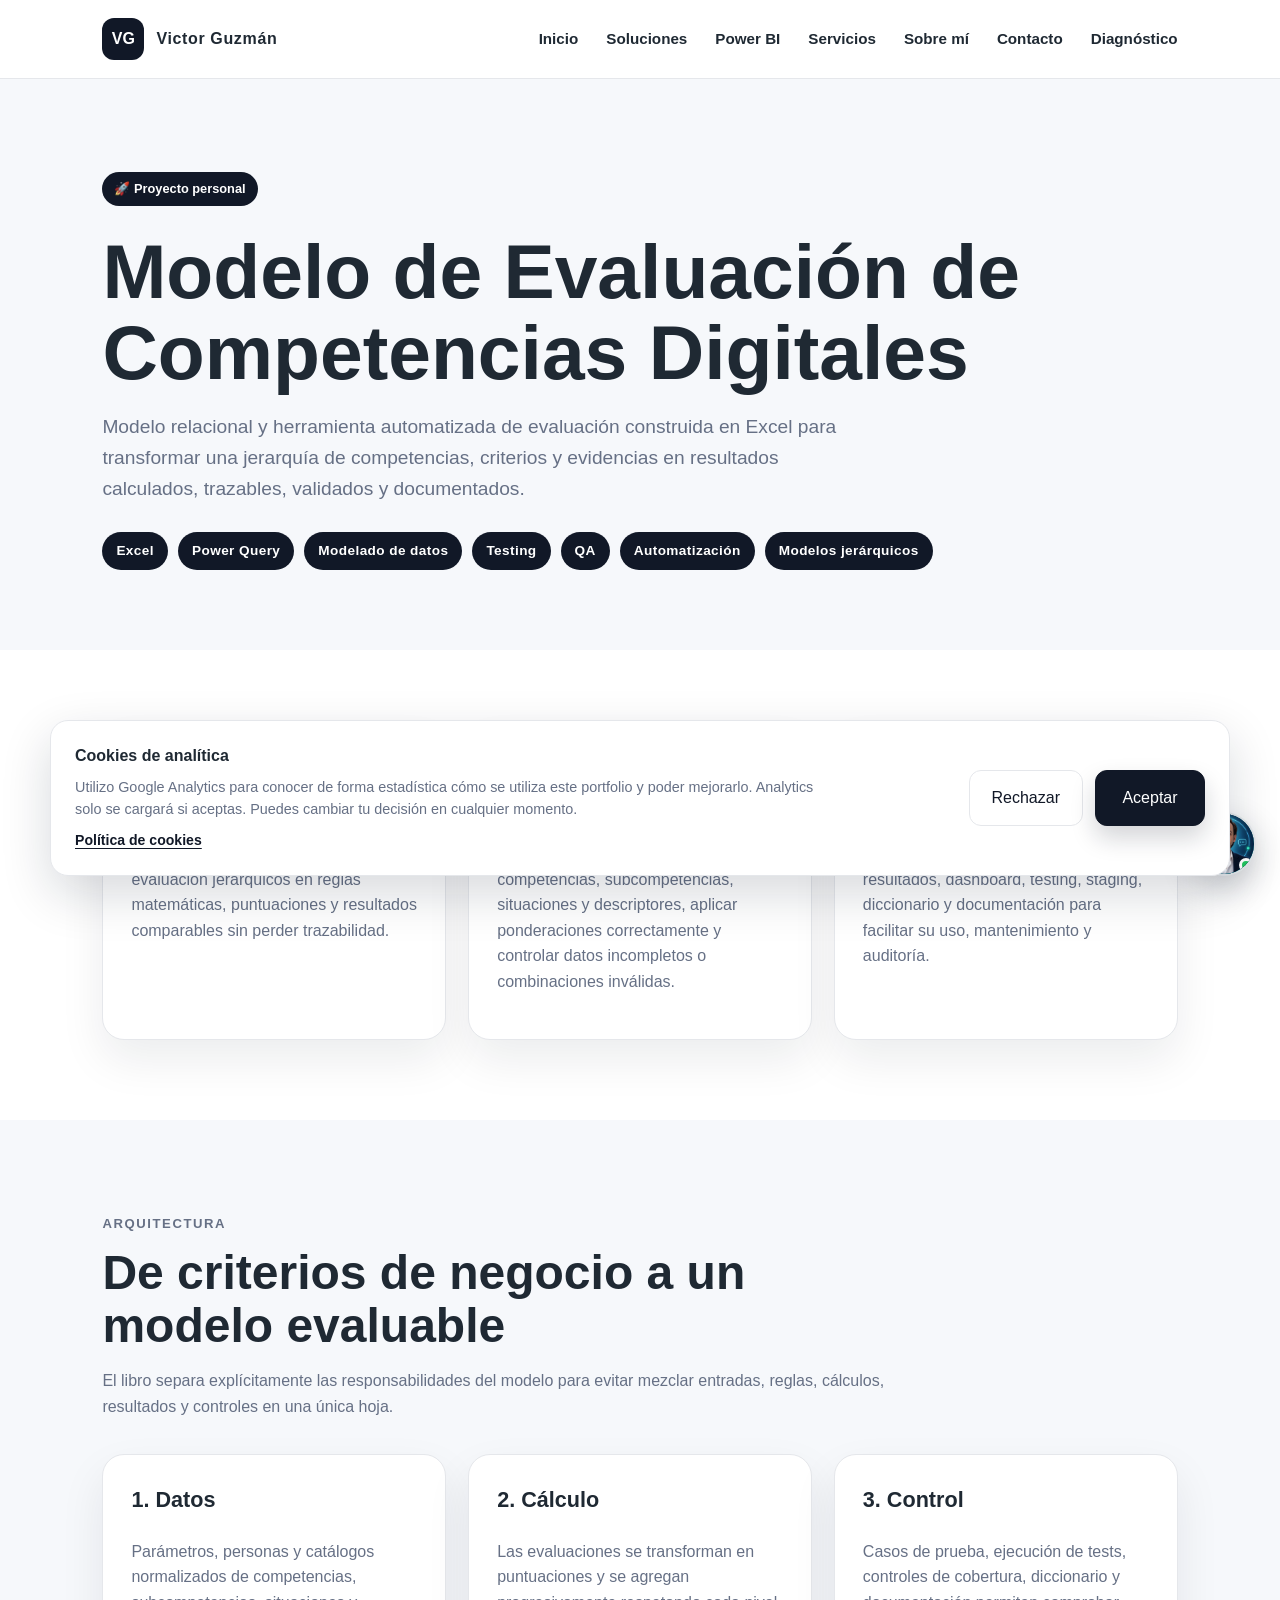
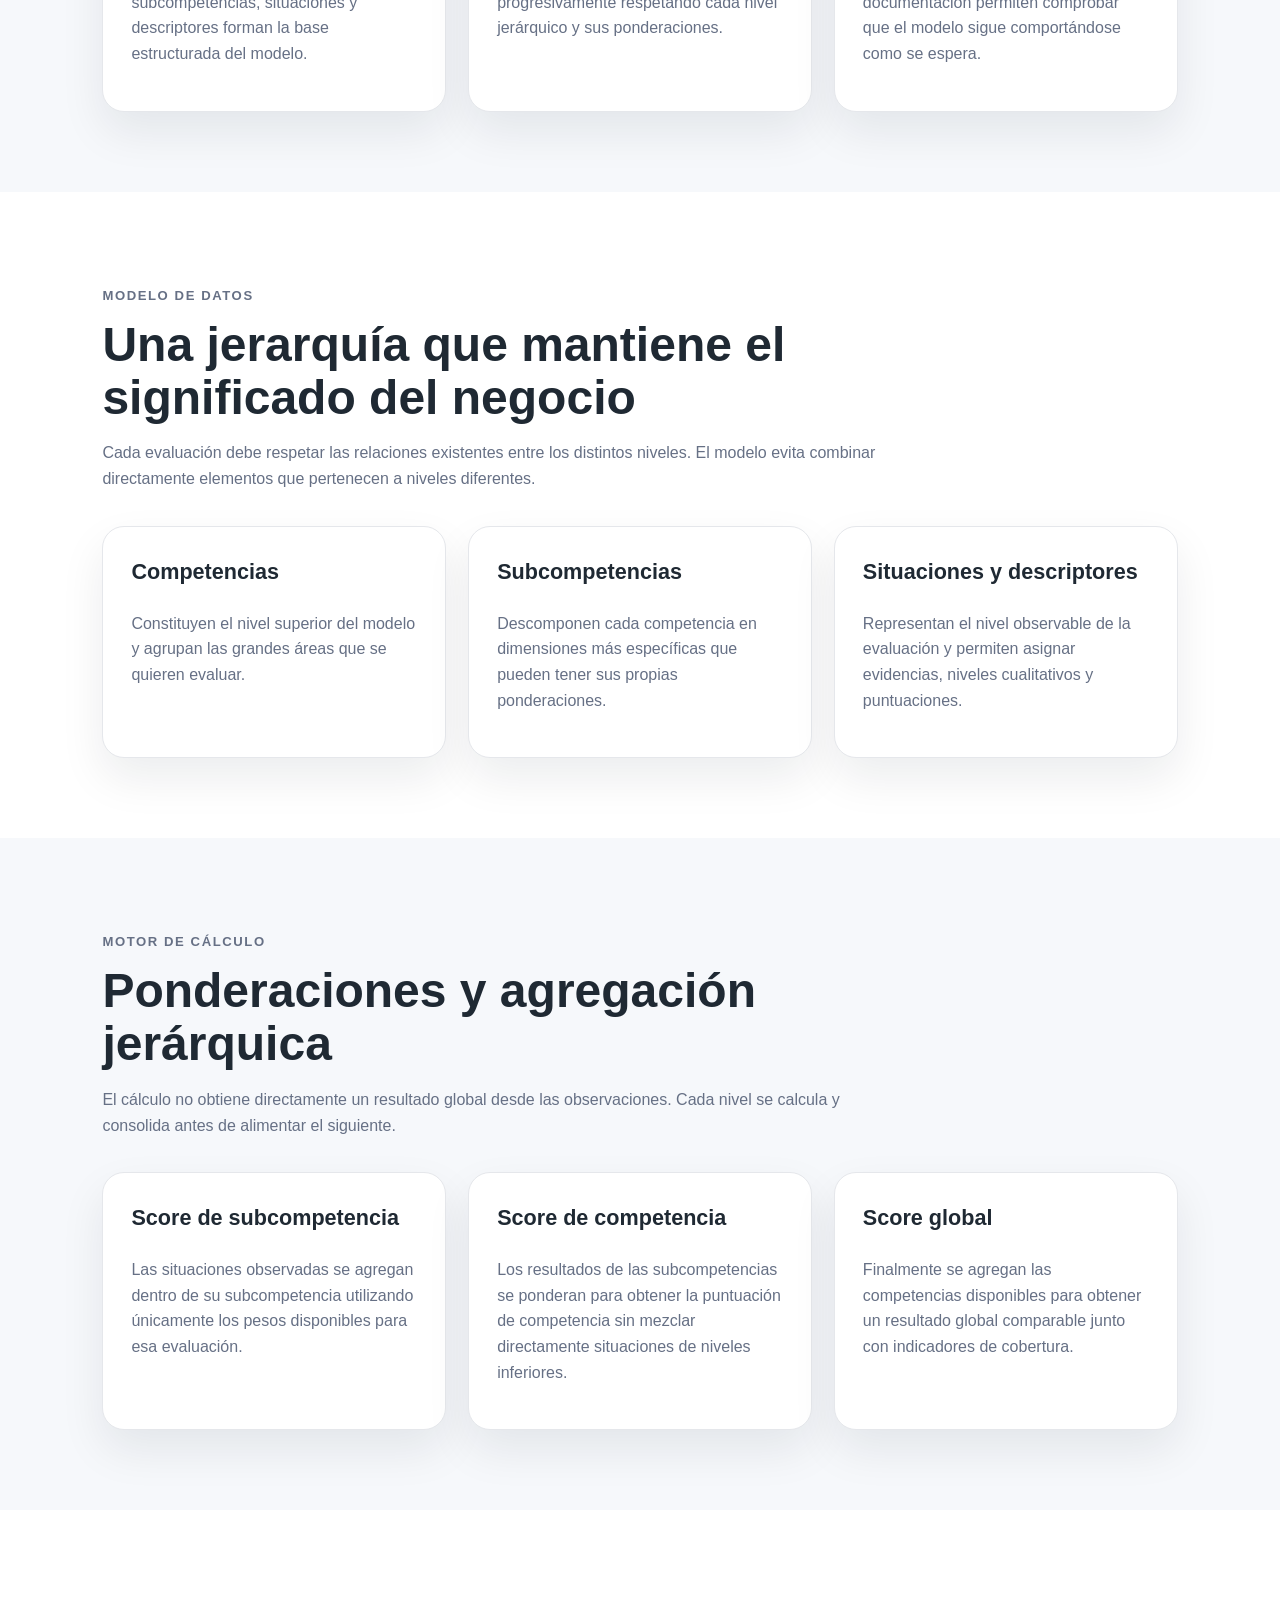
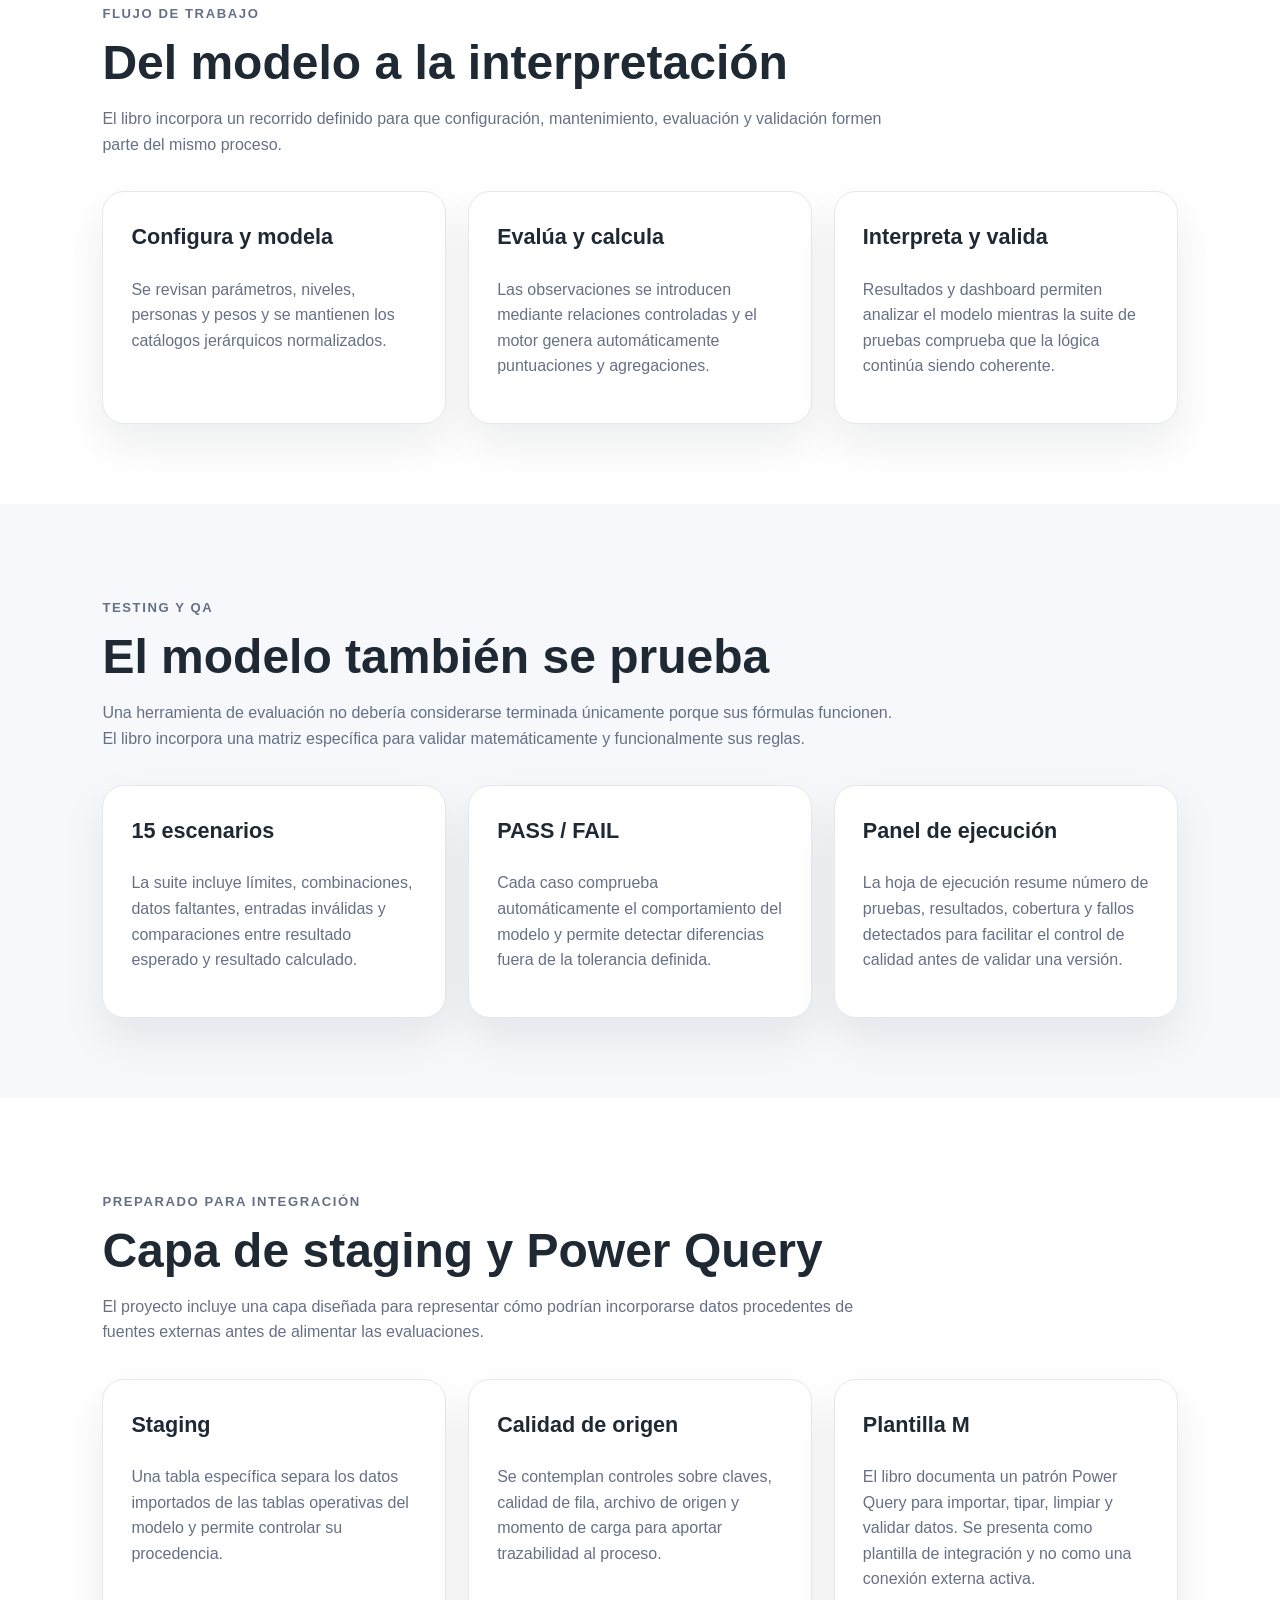
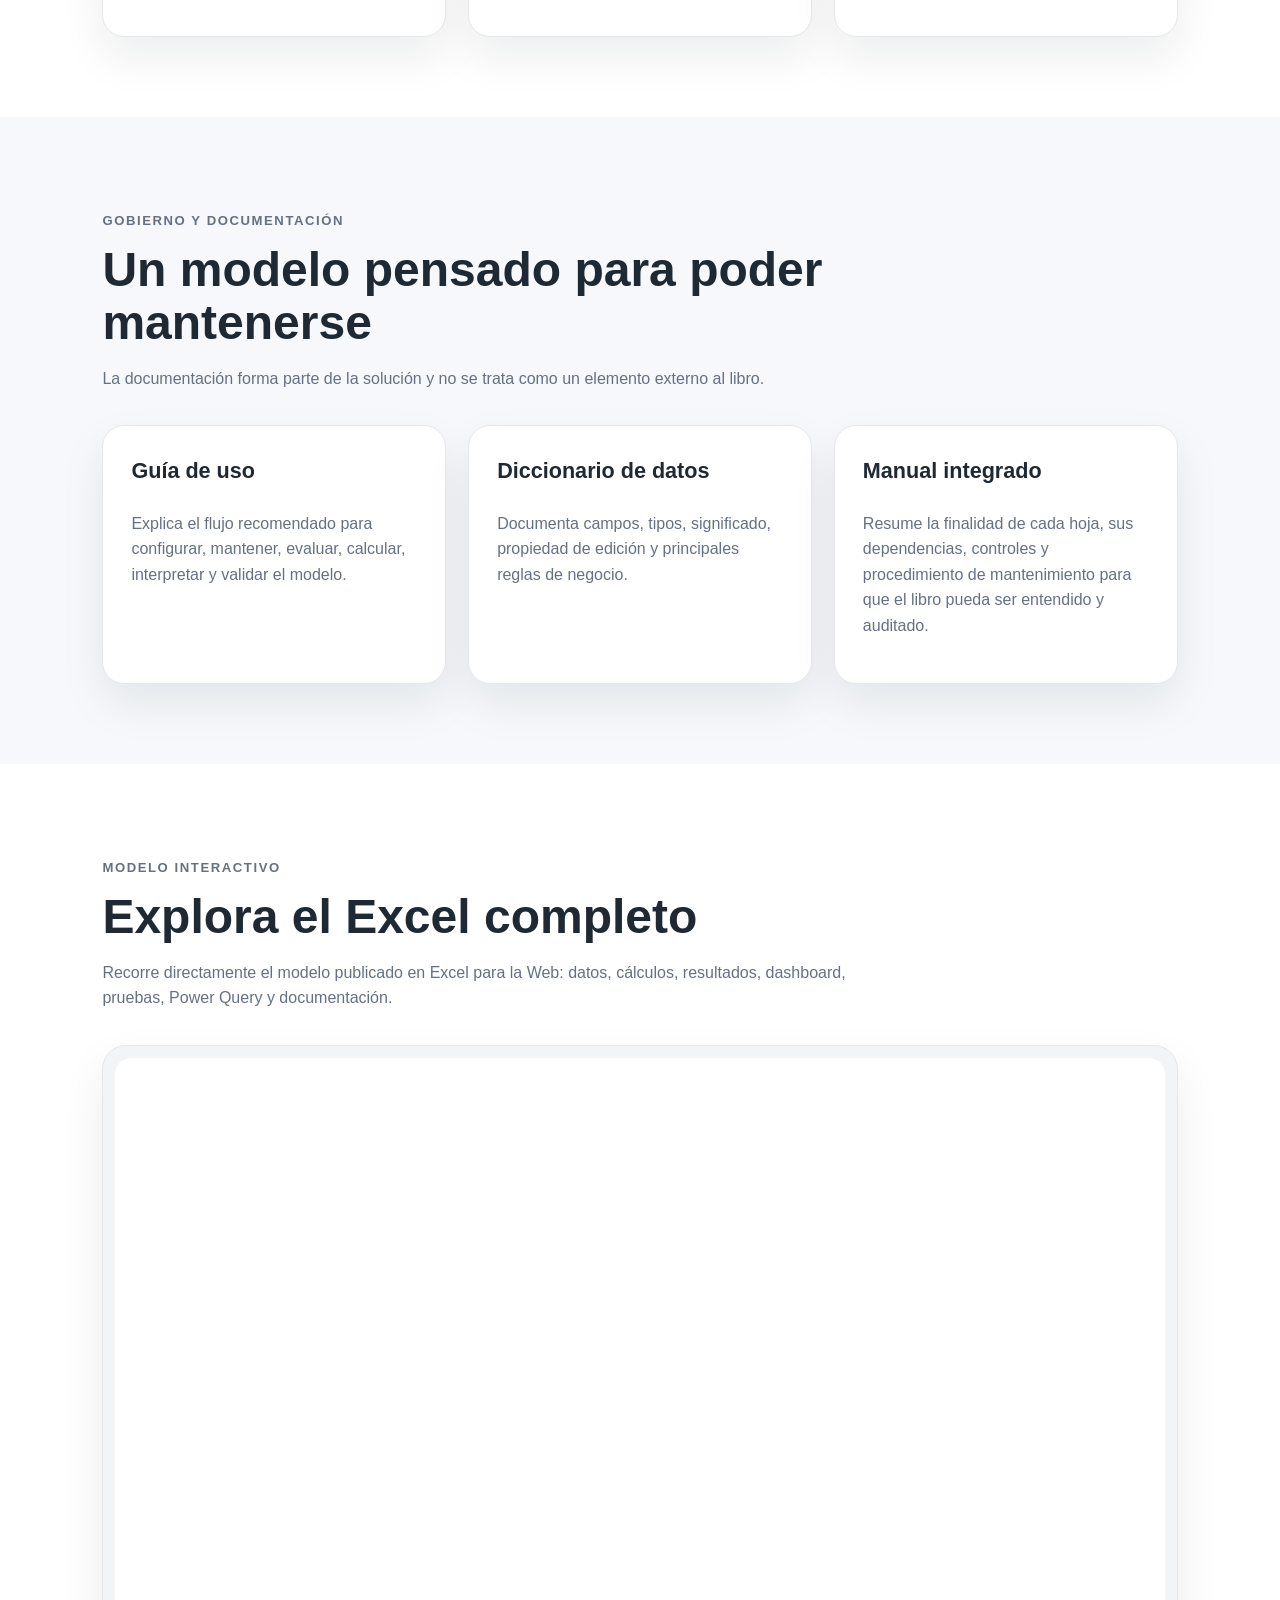
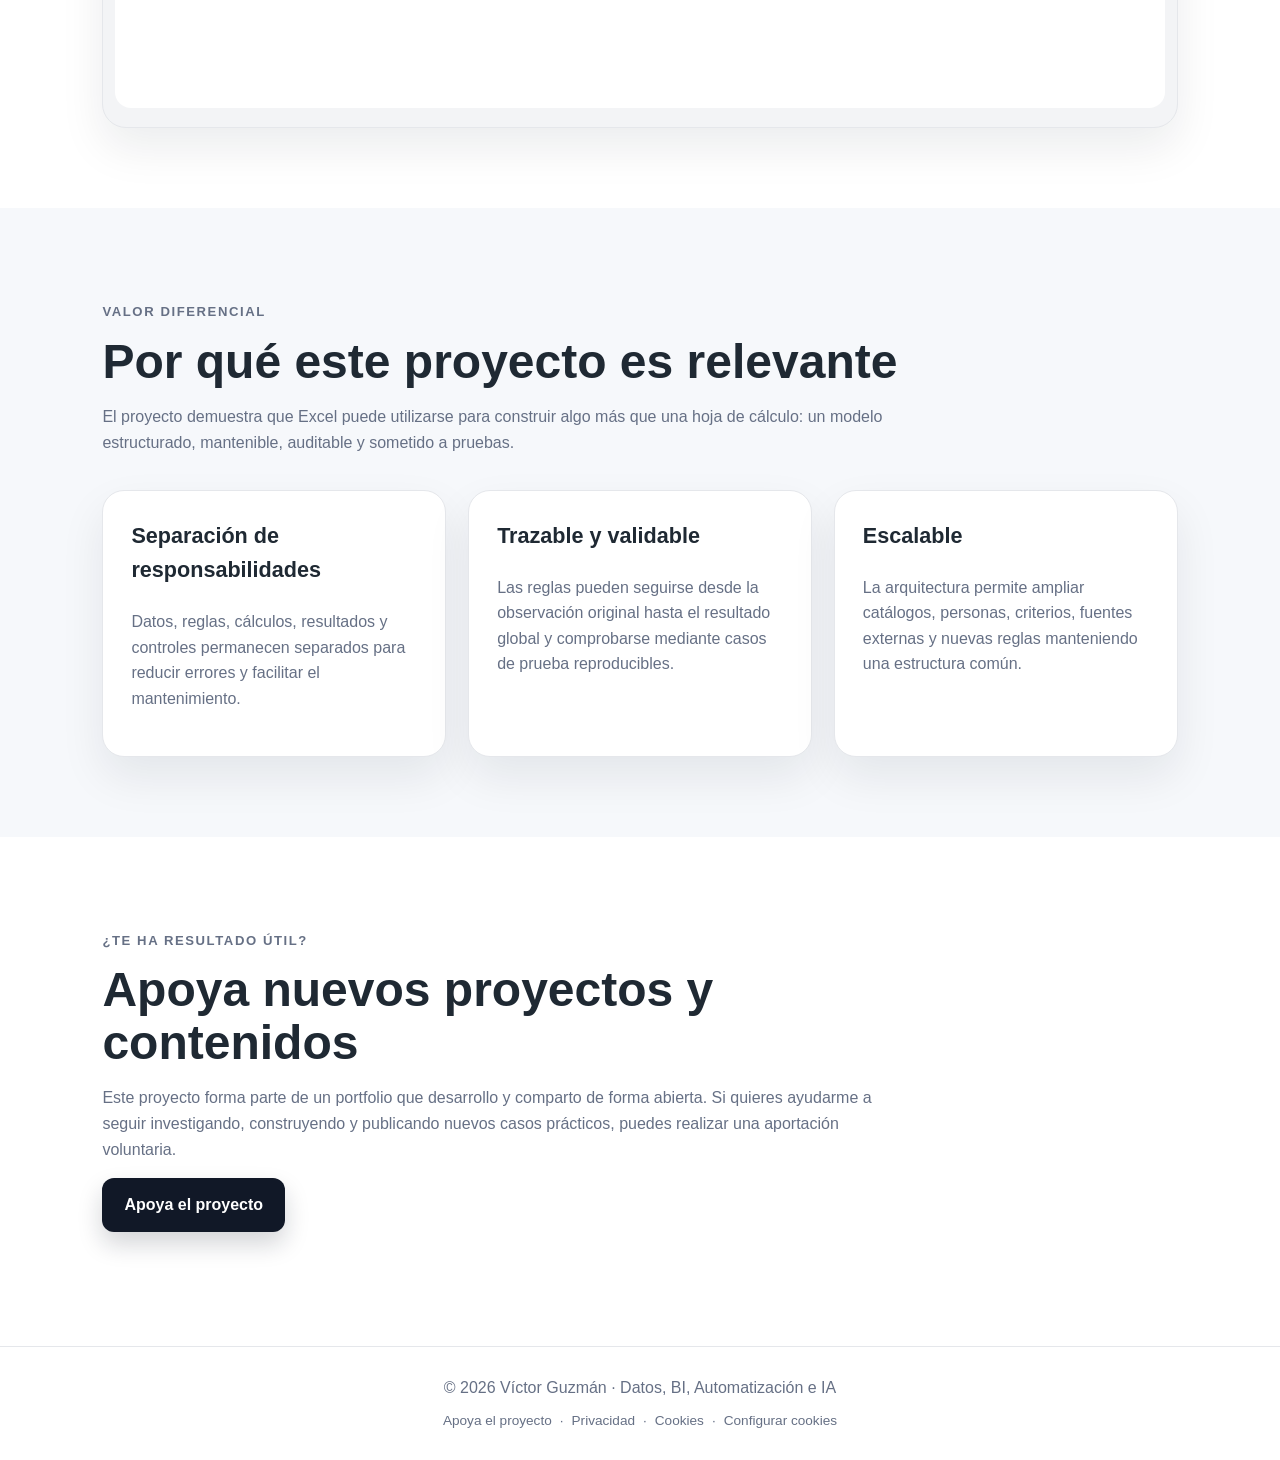
<file: projects/modelo-evaluacion-competencias.html>
<!DOCTYPE html>
<html lang="es">

<head>

  <meta charset="UTF-8" />

  <meta
    name="viewport"
    content="width=device-width, initial-scale=1.0"
  />


  <!-- SEO -->

  <title>
    Evaluación de Competencias Digitales en Excel | Víctor Guzmán
  </title>

  <meta
    name="description"
    content="Caso de estudio de un modelo jerárquico de evaluación en Excel con Power Query, reglas de cálculo, ponderaciones, testing, QA, dashboard y documentación."
  />

  <meta
    name="author"
    content="Víctor Guzmán"
  />

  <meta
    name="robots"
    content="index, follow"
  />

  <link
    rel="canonical"
    href="https://victorguzmanperez.github.io/victorguzman/projects/modelo-evaluacion-competencias.html"
  />


  <!-- Open Graph -->

  <meta
    property="og:title"
    content="Evaluación de Competencias Digitales en Excel | Víctor Guzmán"
  />

  <meta
    property="og:description"
    content="Modelo profesional en Excel con jerarquías, reglas matemáticas, ponderaciones, Power Query, testing, QA, dashboard y documentación integrada."
  />

  <meta
    property="og:type"
    content="article"
  />

  <meta
    property="og:url"
    content="https://victorguzmanperez.github.io/victorguzman/projects/modelo-evaluacion-competencias.html"
  />

  <meta
    property="og:locale"
    content="es_ES"
  />

  <meta
    property="og:site_name"
    content="Víctor Guzmán"
  />

  <meta
    property="og:image"
    content="https://victorguzmanperez.github.io/victorguzman/assets/img/og-cover.png"
  />

  <meta
    property="og:image:width"
    content="1200"
  />

  <meta
    property="og:image:height"
    content="630"
  />

  <meta
    property="og:image:alt"
    content="Víctor Guzmán · Datos, BI, Automatización e IA"
  />

  <!-- Twitter / X -->

  <meta
    name="twitter:card"
    content="summary_large_image"
  />

  <meta
    name="twitter:title"
    content="Evaluación de Competencias Digitales en Excel | Víctor Guzmán"
  />

  <meta
    name="twitter:description"
    content="Modelo jerárquico en Excel con Power Query, cálculo, testing, QA, dashboard y documentación."
  />

  <meta
    name="twitter:image"
    content="https://victorguzmanperez.github.io/victorguzman/assets/img/og-cover.png"
  />

  <meta
    name="twitter:image:alt"
    content="Víctor Guzmán · Datos, BI, Automatización e IA"
  />

<!-- Structured Data: Project -->

  <script type="application/ld+json">
  {
    "@context": "https://schema.org",
    "@type": "CreativeWork",
    "@id": "https://victorguzmanperez.github.io/victorguzman/projects/modelo-evaluacion-competencias.html#project",
    "url": "https://victorguzmanperez.github.io/victorguzman/projects/modelo-evaluacion-competencias.html",
    "name": "Modelo de Evaluación de Competencias Digitales",
    "description": "Proyecto personal en Excel que implementa un modelo jerárquico de evaluación con reglas de cálculo, ponderaciones, testing, QA, capa de staging, plantilla Power Query y documentación integrada.",
    "inLanguage": "es",
    "creator": {
      "@id": "https://victorguzmanperez.github.io/victorguzman/#person"
    },
    "isPartOf": {
      "@id": "https://victorguzmanperez.github.io/victorguzman/#website"
    },
    "keywords": [
      "Excel",
      "Power Query",
      "Modelado de datos",
      "Modelos jerárquicos",
      "Reglas de cálculo",
      "Ponderaciones",
      "Testing",
      "QA",
      "Automatización",
      "Staging",
      "Documentación"
    ]
  }
  </script>

  <link
    rel="stylesheet"
    href="../styles.css?v=mob-h1.1"
  />

</head>


<body>


<header class="site-header">

  <div class="logo">

    <span class="logo-mark">
      VG
    </span>

    <span class="logo-text">
      Victor Guzmán
    </span>

  </div>

  <nav class="nav">
    <a href="../index.html#inicio">Inicio</a>
    <a href="../soluciones.html">Soluciones</a>
    <a href="../index.html#powerbi">Power BI</a>
    <a href="../index.html#servicios">Servicios</a>
    <a href="../index.html#sobre-mi">Sobre mí</a>
    <a href="../index.html#contacto">Contacto</a>
    <a href="../diagnostico.html">Diagnóstico</a>
  </nav>

</header>



<main>


<!-- =====================================================
     HERO
===================================================== -->

<section class="section project-detail-hero">

  <p class="project-badge">
    🚀 Proyecto personal
  </p>

  <h1>
    Modelo de Evaluación de Competencias Digitales
  </h1>

  <p class="hero-text">

    Modelo relacional y herramienta automatizada de evaluación
    construida en Excel para transformar una jerarquía de competencias,
    criterios y evidencias en resultados calculados, trazables,
    validados y documentados.

  </p>


  <div
    class="tech-tags"
    style="margin-top:28px;"
  >

    <span>Excel</span>

    <span>Power Query</span>

    <span>Modelado de datos</span>

    <span>Testing</span>

    <span>QA</span>

    <span>Automatización</span>

    <span>Modelos jerárquicos</span>

  </div>

</section>



<!-- =====================================================
     OBJETIVO / PROBLEMA / RESULTADO
===================================================== -->

<section
  class="section section-alt project-detail-grid"
>


  <article class="card">

    <h3>
      Objetivo
    </h3>

    <p>

      Construir en Excel una herramienta robusta capaz de convertir
      criterios de evaluación jerárquicos en reglas matemáticas,
      puntuaciones y resultados comparables sin perder trazabilidad.

    </p>

  </article>



  <article class="card">

    <h3>
      Problema resuelto
    </h3>

    <p>

      Los modelos de evaluación complejos requieren mantener relaciones
      entre competencias, subcompetencias, situaciones y descriptores,
      aplicar ponderaciones correctamente y controlar datos incompletos
      o combinaciones inválidas.

    </p>

  </article>



  <article class="card">

    <h3>
      Resultado
    </h3>

    <p>

      Un libro estructurado por capas que separa configuración,
      datos, cálculos, resultados, dashboard, testing, staging,
      diccionario y documentación para facilitar su uso,
      mantenimiento y auditoría.

    </p>

  </article>


</section>



<!-- =====================================================
     ARQUITECTURA
===================================================== -->

<section class="section">


  <div class="section-heading">

    <p class="eyebrow">
      Arquitectura
    </p>

    <h2>
      De criterios de negocio a un modelo evaluable
    </h2>

    <p>

      El libro separa explícitamente las responsabilidades del modelo
      para evitar mezclar entradas, reglas, cálculos, resultados
      y controles en una única hoja.

    </p>

  </div>



  <div class="cards-grid">


    <article class="card">

      <h3>
        1. Datos
      </h3>

      <p>

        Parámetros, personas y catálogos normalizados de competencias,
        subcompetencias, situaciones y descriptores forman la base
        estructurada del modelo.

      </p>

    </article>



    <article class="card">

      <h3>
        2. Cálculo
      </h3>

      <p>

        Las evaluaciones se transforman en puntuaciones y se agregan
        progresivamente respetando cada nivel jerárquico y sus
        ponderaciones.

      </p>

    </article>



    <article class="card">

      <h3>
        3. Control
      </h3>

      <p>

        Casos de prueba, ejecución de tests, controles de cobertura,
        diccionario y documentación permiten comprobar que el modelo
        sigue comportándose como se espera.

      </p>

    </article>


  </div>

</section>



<!-- =====================================================
     MODELO JERÁRQUICO
===================================================== -->

<section class="section section-alt">


  <div class="section-heading">

    <p class="eyebrow">
      Modelo de datos
    </p>

    <h2>
      Una jerarquía que mantiene el significado del negocio
    </h2>

    <p>

      Cada evaluación debe respetar las relaciones existentes entre
      los distintos niveles. El modelo evita combinar directamente
      elementos que pertenecen a niveles diferentes.

    </p>

  </div>



  <div class="project-detail-grid">


    <article class="card">

      <h3>
        Competencias
      </h3>

      <p>

        Constituyen el nivel superior del modelo y agrupan las grandes
        áreas que se quieren evaluar.

      </p>

    </article>



    <article class="card">

      <h3>
        Subcompetencias
      </h3>

      <p>

        Descomponen cada competencia en dimensiones más específicas
        que pueden tener sus propias ponderaciones.

      </p>

    </article>



    <article class="card">

      <h3>
        Situaciones y descriptores
      </h3>

      <p>

        Representan el nivel observable de la evaluación y permiten
        asignar evidencias, niveles cualitativos y puntuaciones.

      </p>

    </article>


  </div>

</section>



<!-- =====================================================
     MOTOR DE CÁLCULO
===================================================== -->

<section class="section">


  <div class="section-heading">

    <p class="eyebrow">
      Motor de cálculo
    </p>

    <h2>
      Ponderaciones y agregación jerárquica
    </h2>

    <p>

      El cálculo no obtiene directamente un resultado global desde
      las observaciones. Cada nivel se calcula y consolida antes
      de alimentar el siguiente.

    </p>

  </div>



  <div class="cards-grid">


    <article class="card">

      <h3>
        Score de subcompetencia
      </h3>

      <p>

        Las situaciones observadas se agregan dentro de su
        subcompetencia utilizando únicamente los pesos disponibles
        para esa evaluación.

      </p>

    </article>



    <article class="card">

      <h3>
        Score de competencia
      </h3>

      <p>

        Los resultados de las subcompetencias se ponderan para obtener
        la puntuación de competencia sin mezclar directamente
        situaciones de niveles inferiores.

      </p>

    </article>



    <article class="card">

      <h3>
        Score global
      </h3>

      <p>

        Finalmente se agregan las competencias disponibles para obtener
        un resultado global comparable junto con indicadores de
        cobertura.

      </p>

    </article>


  </div>

</section>



<!-- =====================================================
     FLUJO
===================================================== -->

<section class="section section-alt">


  <div class="section-heading">

    <p class="eyebrow">
      Flujo de trabajo
    </p>

    <h2>
      Del modelo a la interpretación
    </h2>

    <p>

      El libro incorpora un recorrido definido para que configuración,
      mantenimiento, evaluación y validación formen parte del mismo
      proceso.

    </p>

  </div>



  <div class="cards-grid">


    <article class="card">

      <h3>
        Configura y modela
      </h3>

      <p>

        Se revisan parámetros, niveles, personas y pesos y se mantienen
        los catálogos jerárquicos normalizados.

      </p>

    </article>



    <article class="card">

      <h3>
        Evalúa y calcula
      </h3>

      <p>

        Las observaciones se introducen mediante relaciones controladas
        y el motor genera automáticamente puntuaciones y agregaciones.

      </p>

    </article>



    <article class="card">

      <h3>
        Interpreta y valida
      </h3>

      <p>

        Resultados y dashboard permiten analizar el modelo mientras
        la suite de pruebas comprueba que la lógica continúa siendo
        coherente.

      </p>

    </article>


  </div>

</section>



<!-- =====================================================
     TESTING
===================================================== -->

<section class="section">


  <div class="section-heading">

    <p class="eyebrow">
      Testing y QA
    </p>

    <h2>
      El modelo también se prueba
    </h2>

    <p>

      Una herramienta de evaluación no debería considerarse terminada
      únicamente porque sus fórmulas funcionen. El libro incorpora
      una matriz específica para validar matemáticamente y
      funcionalmente sus reglas.

    </p>

  </div>



  <div class="project-detail-grid">


    <article class="card">

      <h3>
        15 escenarios
      </h3>

      <p>

        La suite incluye límites, combinaciones, datos faltantes,
        entradas inválidas y comparaciones entre resultado esperado
        y resultado calculado.

      </p>

    </article>



    <article class="card">

      <h3>
        PASS / FAIL
      </h3>

      <p>

        Cada caso comprueba automáticamente el comportamiento del
        modelo y permite detectar diferencias fuera de la tolerancia
        definida.

      </p>

    </article>



    <article class="card">

      <h3>
        Panel de ejecución
      </h3>

      <p>

        La hoja de ejecución resume número de pruebas, resultados,
        cobertura y fallos detectados para facilitar el control
        de calidad antes de validar una versión.

      </p>

    </article>


  </div>

</section>



<!-- =====================================================
     POWER QUERY
===================================================== -->

<section class="section section-alt">


  <div class="section-heading">

    <p class="eyebrow">
      Preparado para integración
    </p>

    <h2>
      Capa de staging y Power Query
    </h2>

    <p>

      El proyecto incluye una capa diseñada para representar cómo
      podrían incorporarse datos procedentes de fuentes externas
      antes de alimentar las evaluaciones.

    </p>

  </div>



  <div class="cards-grid">


    <article class="card">

      <h3>
        Staging
      </h3>

      <p>

        Una tabla específica separa los datos importados de las tablas
        operativas del modelo y permite controlar su procedencia.

      </p>

    </article>



    <article class="card">

      <h3>
        Calidad de origen
      </h3>

      <p>

        Se contemplan controles sobre claves, calidad de fila,
        archivo de origen y momento de carga para aportar
        trazabilidad al proceso.

      </p>

    </article>



    <article class="card">

      <h3>
        Plantilla M
      </h3>

      <p>

        El libro documenta un patrón Power Query para importar,
        tipar, limpiar y validar datos. Se presenta como plantilla
        de integración y no como una conexión externa activa.

      </p>

    </article>


  </div>

</section>



<!-- =====================================================
     DOCUMENTACIÓN
===================================================== -->

<section class="section">


  <div class="section-heading">

    <p class="eyebrow">
      Gobierno y documentación
    </p>

    <h2>
      Un modelo pensado para poder mantenerse
    </h2>

    <p>

      La documentación forma parte de la solución y no se trata como
      un elemento externo al libro.

    </p>

  </div>



  <div class="project-detail-grid">


    <article class="card">

      <h3>
        Guía de uso
      </h3>

      <p>

        Explica el flujo recomendado para configurar, mantener,
        evaluar, calcular, interpretar y validar el modelo.

      </p>

    </article>



    <article class="card">

      <h3>
        Diccionario de datos
      </h3>

      <p>

        Documenta campos, tipos, significado, propiedad de edición
        y principales reglas de negocio.

      </p>

    </article>



    <article class="card">

      <h3>
        Manual integrado
      </h3>

      <p>

        Resume la finalidad de cada hoja, sus dependencias,
        controles y procedimiento de mantenimiento para que
        el libro pueda ser entendido y auditado.

      </p>

    </article>


  </div>

</section>



<!-- =====================================================
     EXCEL INTERACTIVO
===================================================== -->

<section class="section section-alt">


  <div class="section-heading">

    <p class="eyebrow">
      Modelo interactivo
    </p>

    <h2>
      Explora el Excel completo
    </h2>

    <p>

      Recorre directamente el modelo publicado en Excel para la Web:
      datos, cálculos, resultados, dashboard, pruebas, Power Query
      y documentación.

    </p>

  </div>



  <div class="powerbi-frame">


    <iframe
      title="Modelo de Evaluación de Competencias Digitales"
      width="100%"
      height="650"
      src="https://1drv.ms/x/c/b06d3c07323c4ba1/IQTBCheCRcWbR7EYTtuBidS1AXK6q82L21hzShHpSwGwvRA"
      frameborder="0"
      scrolling="no"
      allowfullscreen="true">
    </iframe>


  </div>


</section>



<!-- =====================================================
     VALOR DIFERENCIAL
===================================================== -->

<section class="section">


  <div class="section-heading">

    <p class="eyebrow">
      Valor diferencial
    </p>

    <h2>
      Por qué este proyecto es relevante
    </h2>

    <p>

      El proyecto demuestra que Excel puede utilizarse para construir
      algo más que una hoja de cálculo: un modelo estructurado,
      mantenible, auditable y sometido a pruebas.

    </p>

  </div>



  <div class="cards-grid">


    <article class="card">

      <h3>
        Separación de responsabilidades
      </h3>

      <p>

        Datos, reglas, cálculos, resultados y controles permanecen
        separados para reducir errores y facilitar el mantenimiento.

      </p>

    </article>



    <article class="card">

      <h3>
        Trazable y validable
      </h3>

      <p>

        Las reglas pueden seguirse desde la observación original
        hasta el resultado global y comprobarse mediante casos
        de prueba reproducibles.

      </p>

    </article>



    <article class="card">

      <h3>
        Escalable
      </h3>

      <p>

        La arquitectura permite ampliar catálogos, personas,
        criterios, fuentes externas y nuevas reglas manteniendo
        una estructura común.

      </p>

    </article>


  </div>

</section>

<!-- =====================================================
     APOYO AL PROYECTO
===================================================== -->

<section class="section section-alt">

  <div class="section-heading">

    <p class="eyebrow">
      ¿Te ha resultado útil?
    </p>

    <h2>
      Apoya nuevos proyectos y contenidos
    </h2>

    <p>
      Este proyecto forma parte de un portfolio que desarrollo y comparto
      de forma abierta. Si quieres ayudarme a seguir investigando,
      construyendo y publicando nuevos casos prácticos, puedes realizar
      una aportación voluntaria.
    </p>

    <a
      href="../apoya.html?source=project_competencias"
      class="btn btn-primary"
    >
      Apoya el proyecto
    </a>

  </div>

</section>
</main>



<!-- =====================================================
     FOOTER
===================================================== -->

<footer class="footer">

  <p>
    © 2026 Víctor Guzmán · Datos, BI, Automatización e IA
  </p>

  <nav class="footer-legal" aria-label="Enlaces del pie">

    <a href="../apoya.html">Apoya el proyecto</a>

    <span aria-hidden="true">·</span>

    <a href="../privacidad.html">Privacidad</a>

    <span aria-hidden="true">·</span>

    <a href="../cookies.html">Cookies</a>

    <span aria-hidden="true">·</span>

    <button
      type="button"
      class="footer-cookie-button"
      onclick="openCookiePreferences()"
    >
      Configurar cookies
    </button>

  </nav>

</footer>



<!-- =====================================================
     COOKIE CONSENT
===================================================== -->

<div
  id="cookieBanner"
  class="cookie-banner"
  role="dialog"
  aria-modal="false"
  aria-labelledby="cookieTitle"
  aria-describedby="cookieDescription"
>


  <div class="cookie-banner-content">


    <div class="cookie-banner-text">


      <strong id="cookieTitle">
        Cookies de analítica
      </strong>


      <p id="cookieDescription">

        Utilizo Google Analytics para conocer de forma estadística
        cómo se utiliza este portfolio y poder mejorarlo.
        Analytics solo se cargará si aceptas.
        Puedes cambiar tu decisión en cualquier momento.

      </p>


      <a href="../cookies.html">
        Política de cookies
      </a>


    </div>



    <div class="cookie-banner-actions">


      <button
        type="button"
        id="rejectAnalytics"
        class="btn cookie-btn"
      >
        Rechazar
      </button>


      <button
        type="button"
        id="acceptAnalytics"
        class="btn btn-primary cookie-btn"
      >
        Aceptar
      </button>


    </div>


  </div>


</div>



<script src="../cookie-consent.js"></script>

<script
  type="module"
  src="../assets/chatbot/chatbot.js?v=conv-g1.13"
></script>
</body>

</html>
</file>
<file: styles.css>
:root {
  --bg: #f6f8fb;
  --surface: #ffffff;
  --text: #1f2933;
  --muted: #667085;
  --primary: #111827;
  --accent: #d4a017;
  --border: #e5e7eb;
  --shadow: 0 20px 45px rgba(15, 23, 42, 0.08);
}

* {
  box-sizing: border-box;
}

body {
  margin: 0;
  font-family: Arial, Helvetica, sans-serif;
  background: var(--bg);
  color: var(--text);
  line-height: 1.6;
}

.site-header {
  position: sticky;
  top: 0;
  z-index: 10;
  background: rgba(255, 255, 255, 0.92);
  backdrop-filter: blur(14px);
  border-bottom: 1px solid var(--border);
  display: flex;
  justify-content: space-between;
  align-items: center;
  padding: 18px 8%;
}

.logo {
  display: flex;
  align-items: center;
  gap: 12px;
  font-weight: 800;
}

.logo-mark {
  width: 42px;
  height: 42px;
  background: var(--primary);
  color: white;
  border-radius: 12px;
  display: grid;
  place-items: center;
}

.logo-text {
  letter-spacing: 0.04em;
}

.nav {
  display: flex;
  gap: 28px;
}

.nav a {
  text-decoration: none;
  color: var(--text);
  font-weight: 600;
  font-size: 0.95rem;
}

.nav a:hover {
  color: var(--accent);
}

.hero {
  padding: 110px 8% 80px;
}

.hero-content {
  max-width: 900px;
}

.eyebrow {
  color: var(--accent);
  font-weight: 800;
  text-transform: uppercase;
  letter-spacing: 0.12em;
  font-size: 0.82rem;
}

h1 {
  font-size: clamp(2.4rem, 6vw, 5rem);
  line-height: 1.05;
  margin: 12px 0 20px;
  max-width: 950px;
}

h2 {
  font-size: clamp(2rem, 4vw, 3rem);
  line-height: 1.1;
  margin: 10px 0;
}

h3 {
  margin-top: 0;
  font-size: 1.35rem;
}

.hero-text {
  font-size: 1.2rem;
  color: var(--muted);
  max-width: 760px;
}

.hero-actions {
  margin-top: 32px;
  display: flex;
  gap: 14px;
  flex-wrap: wrap;
}

.btn {
  display: inline-block;
  text-decoration: none;
  padding: 14px 22px;
  border-radius: 12px;
  font-weight: 800;
  transition: transform 0.2s ease, box-shadow 0.2s ease;
}

.btn:hover {
  transform: translateY(-2px);
}

.btn-primary {
  background: var(--primary);
  color: white;
  box-shadow: 0 12px 25px rgba(17, 24, 39, 0.18);
}

.btn-secondary {
  background: white;
  color: var(--primary);
  border: 1px solid var(--border);
}

.section {
  padding: 80px 8%;
}

.section-alt {
  background: white;
}

.section-heading {
  max-width: 800px;
  margin-bottom: 34px;
}

.section-heading p {
  color: var(--muted);
}

.cards-grid {
  display: grid;
  grid-template-columns: repeat(3, minmax(0, 1fr));
  gap: 22px;
}

.card {
  background: var(--surface);
  border: 1px solid var(--border);
  border-radius: 22px;
  padding: 28px;
  box-shadow: var(--shadow);
}

.card p {
  color: var(--muted);
}

.tag {
  display: inline-block;
  margin: 10px 6px 0 0;
  padding: 6px 10px;
  border-radius: 999px;
  background: #f3f4f6;
  color: #374151;
  font-size: 0.82rem;
  font-weight: 700;
}

.powerbi-frame {
  position: relative;
  min-height: 680px;
  background: #f3f4f6;
  border: 1px solid var(--border);
  border-radius: 24px;
  padding: 12px;
  box-shadow: var(--shadow);
  overflow: hidden;
}

.powerbi-frame iframe {
  border-radius: 16px;
  background: white;
}

.note {
  color: var(--muted);
  font-size: 0.95rem;
}

.contact {
  text-align: center;
}

.contact p {
  color: var(--muted);
}

.footer {
  padding: 28px 8%;
  text-align: center;
  color: var(--muted);
  border-top: 1px solid var(--border);
  background: white;
}

@media (max-width: 900px) {
  .site-header {
    flex-direction: column;
    gap: 18px;
  }

  .nav {
    flex-wrap: wrap;
    justify-content: center;
    gap: 16px;
  }

  .cards-grid {
    grid-template-columns: 1fr;
  }

  .hero {
    padding-top: 70px;
  }
}
.report-tabs {
  display: flex;
  gap: 12px;
  flex-wrap: wrap;
  margin-bottom: 24px;
}

.report-tab {
  border: 1px solid var(--border);
  background: white;
  color: var(--primary);
  padding: 12px 18px;
  border-radius: 999px;
  font-weight: 800;
  cursor: pointer;
}

.report-tab.active {
  background: var(--primary);
  color: white;
}

.report-info {
  margin-top: 24px;
  background: #f9fafb;
  border: 1px solid var(--border);
  border-radius: 18px;
  padding: 22px;
}

.report-info p {
  color: var(--muted);
}
/* ABOUT */

.about-card {
  display: grid;
  grid-template-columns: 220px 1fr;
  gap: 30px;
  background: white;
  padding: 30px;
  border-radius: 20px;
  border: 1px solid var(--border);
  box-shadow: var(--shadow);
  margin-bottom: 40px;
}

.about-image img {
  width: 100%;
  border-radius: 16px;
  object-fit: cover;
}

.about-text p {
  color: var(--muted);
  margin-bottom: 14px;
}

/* CONTACT */

.contact-card {
  background: white;
  border-radius: 20px;
  border: 1px solid var(--border);
  padding: 24px;
  box-shadow: var(--shadow);
  display: grid;
  gap: 18px;
}

.contact-item {
  display: flex;
  justify-content: space-between;
  border-bottom: 1px solid var(--border);
  padding-bottom: 10px;
}

.contact-item span {
  color: var(--muted);
}

.contact-item a {
  font-weight: 600;
  color: var(--primary);
  text-decoration: none;
}

.contact-item a:hover {
  color: var(--accent);
}

.contact-cta {
  display: flex;
  justify-content: flex-end;
}

/* RESPONSIVE */

@media (max-width: 900px) {
  .about-card {
    grid-template-columns: 1fr;
  }
}

.tech-stack {
  margin-top: 20px;
}

.tech-stack h4 {
  margin-bottom: 10px;
}

.tech-tags {
  display: flex;
  flex-wrap: wrap;
  gap: 10px;
}

.tech-tags span {
  background: #111827;
  color: white;
  padding: 8px 14px;
  border-radius: 999px;
  font-size: 0.85rem;
  font-weight: 700;
  letter-spacing: 0.03em;
}

.contact-section {
  background: #111827; /* oscuro elegante */
  color: white;
  margin-top: 60px;
}

.contact-section h2,
.contact-section p,
.contact-section .eyebrow {
  color: white;
}

.contact-section .eyebrow {
  opacity: 0.7;
}

.contact-card {
  background: #1f2937;
  border: 1px solid #374151;
}

.contact-item {
  border-bottom: 1px solid #374151;
}

.contact-item a {
  color: #e5e7eb;
}

.contact-item a:hover {
  color: #d4a017;
}

.contact-cta .btn-primary {
  background: white;
  color: #111827;
}

.contact-cta .btn-primary:hover {
  background: #f3f4f6;
}

/* ANIMACIONES BASE */

.fade-in {
  opacity: 0;
  transform: translateY(30px);
  transition: all 0.8s ease;
}

.fade-in.visible {
  opacity: 1;
  transform: translateY(0);
}

/* pequeño efecto hover pro */

.contact-card:hover {
  transform: translateY(-4px);
  transition: transform 0.3s ease;
}

.substack-section {
  background: var(--bg);
}

.substack-card {
  max-width: 900px;
  background: white;
  border-radius: 22px;
  padding: 40px;
  border: 1px solid var(--border);
  box-shadow: var(--shadow);
}

.substack-card p {
  color: var(--muted);
}

.contact-section {
  background: #111827;
  color: white;
}

.contact-section h2,
.contact-section p,
.contact-section .eyebrow {
  color: white;
}

.contact-section .eyebrow {
  opacity: 0.75;
}

.contact-section .contact-card {
  background: #1f2937;
  border: 1px solid #374151;
}

.contact-section .contact-item {
  border-bottom: 1px solid #374151;
}

.contact-section .contact-item a {
  color: #e5e7eb;
}

.contact-section .contact-cta .btn-primary {
  background: white;
  color: #111827;
}
.report-usecase {
  margin-top: 20px;
  background: #f9fafb;
  border: 1px solid var(--border);
  border-radius: 16px;
  padding: 20px;
}

.report-usecase h4 {
  margin-bottom: 10px;
}

.report-usecase p {
  color: var(--muted);
  line-height: 1.6;
}

.coming-soon {
  position: absolute;
  inset: 12px;
  background: white;
  display: flex;
  align-items: center;
  justify-content: center;
  text-align: center;
  font-size: 22px;
  font-weight: 800;
  color: #6b7280;
  border-radius: 16px;

  opacity: 0;
  transform: translateY(12px);
  pointer-events: none;
  transition: opacity 0.45s ease, transform 0.45s ease;
  z-index: 2;
}

.coming-soon.show {
  opacity: 1;
  transform: translateY(0);
  pointer-events: auto;
}

.hidden {
  display: none;
}

.project-showcase {
  display: grid;
  grid-template-columns: repeat(3, minmax(0, 1fr));
  gap: 22px;
  margin: 36px 0 32px;
}

.project-preview {
  background: white;
  border: 1px solid var(--border);
  border-radius: 22px;
  padding: 26px;
  box-shadow: var(--shadow);
  transition: transform 0.25s ease, box-shadow 0.25s ease;
}

.project-preview:hover {
  transform: translateY(-5px);
}

.project-preview h3 {
  margin: 14px 0 10px;
}

.project-preview p {
  color: var(--muted);
  font-size: 0.95rem;
}

.project-badge {
  display: inline-block;
  background: #111827;
  color: white;
  padding: 7px 12px;
  border-radius: 999px;
  font-size: 0.8rem;
  font-weight: 800;
}

.project-preview.in-progress .project-badge {
  background: #d4a017;
  color: #111827;
}

.project-link {
  margin-top: 14px;
  border: none;
  background: var(--primary);
  color: white;
  padding: 11px 16px;
  border-radius: 12px;
  font-weight: 800;
  cursor: pointer;
}

.project-link:hover {
  opacity: 0.9;
}

@media (max-width: 900px) {
  .project-showcase {
    grid-template-columns: 1fr;
  }
}

.project-detail-hero {
  background: var(--bg);
}

.project-detail-hero h1 {
  max-width: 1100px;
}

.project-detail-grid {
  display: grid;
  grid-template-columns: repeat(3, minmax(0, 1fr));
  gap: 22px;
}

@media (max-width: 900px) {
  .project-detail-grid {
    grid-template-columns: 1fr;
  }
}
/* =========================
   DIAGNÓSTICO / FORMULARIO
========================= */

.form-wrapper {
  max-width: 1100px;
  margin: 0 auto;
}

.diagnostic-form {
  background: var(--surface);
  border: 1px solid var(--border);
  border-radius: 24px;
  padding: 34px;
  box-shadow: var(--shadow);
}

.form-grid {
  display: grid;
  grid-template-columns: repeat(2, minmax(0, 1fr));
  gap: 22px;
}

.form-group {
  margin-bottom: 24px;
}

.form-group label,
.form-fieldset legend {
  display: block;
  margin-bottom: 8px;
  color: var(--text);
  font-weight: 800;
}

.form-group input,
.form-group select,
.form-group textarea {
  width: 100%;
  padding: 14px 16px;
  border: 1px solid var(--border);
  border-radius: 12px;
  background: white;
  color: var(--text);
  font: inherit;

  transition:
    border-color 0.2s ease,
    box-shadow 0.2s ease,
    background 0.2s ease;
}

.form-group textarea {
  resize: vertical;
  min-height: 120px;
}

.form-group input:hover,
.form-group select:hover,
.form-group textarea:hover {
  border-color: #cbd5e1;
}

.form-group input:focus,
.form-group select:focus,
.form-group textarea:focus {
  outline: none;
  border-color: var(--primary);
  box-shadow: 0 0 0 4px rgba(17, 24, 39, 0.08);
}

.form-group input::placeholder,
.form-group textarea::placeholder {
  color: #98a2b3;
}

/* FIELDSET */

.form-fieldset {
  margin: 0 0 28px;
  padding: 0;
  border: 0;
}

.form-fieldset legend {
  margin-bottom: 14px;
}

/* OPCIONES "¿QUÉ QUIERES MEJORAR?" */

.checkbox-grid {
  display: grid;
  grid-template-columns: repeat(2, minmax(0, 1fr));
  gap: 14px;
}

.choice-card {
  display: flex;
  gap: 12px;
  align-items: flex-start;

  padding: 18px;

  border: 1px solid var(--border);
  border-radius: 16px;

  cursor: pointer;

  background: #f9fafb;

  transition:
    transform 0.2s ease,
    border-color 0.2s ease,
    background 0.2s ease,
    box-shadow 0.2s ease;
}

.choice-card:hover {
  transform: translateY(-2px);
  border-color: #cbd5e1;
  background: white;
  box-shadow: 0 10px 24px rgba(15, 23, 42, 0.06);
}

.choice-card:has(input:checked) {
  border-color: var(--primary);
  background: #f3f4f6;
}

.choice-card input {
  margin-top: 5px;
  flex: 0 0 auto;
  accent-color: var(--primary);
}

.choice-card span {
  display: grid;
}

.choice-card strong {
  color: var(--text);
}

.choice-card small {
  margin-top: 4px;
  color: var(--muted);
  line-height: 1.4;
}

/* PRIVACIDAD */

.privacy-check {
  display: flex;
  gap: 12px;
  align-items: flex-start;

  margin-top: 8px;

  color: var(--muted);
  font-size: 0.92rem;
  line-height: 1.5;

  cursor: pointer;
}

.privacy-check input {
  margin-top: 5px;
  flex: 0 0 auto;
  accent-color: var(--primary);
}

/* BOTÓN Y TEXTO FINAL */

.form-actions {
  display: flex;
  align-items: center;
  gap: 20px;

  margin-top: 26px;
}

.form-actions button {
  border: 0;
  cursor: pointer;
  font: inherit;
}

.form-actions button:disabled {
  cursor: wait;
  opacity: 0.65;
  transform: none;
}

.form-note {
  margin: 0;

  color: var(--muted);
  font-size: 0.9rem;
  line-height: 1.45;
}

/* MENSAJES */

.form-status {
  display: none;

  margin-top: 22px;
  padding: 16px 18px;

  border-radius: 14px;

  font-weight: 700;
  line-height: 1.5;
}

.form-status.success {
  display: block;

  color: #065f46;
  background: #ecfdf5;
  border: 1px solid #a7f3d0;
}

.form-status.error {
  display: block;

  color: #991b1b;
  background: #fef2f2;
  border: 1px solid #fecaca;
}

/* HONEYPOT ANTISPAM */

.form-honeypot {
  position: absolute !important;

  width: 1px !important;
  height: 1px !important;

  padding: 0 !important;
  margin: -1px !important;

  overflow: hidden !important;

  clip: rect(0, 0, 0, 0) !important;
  white-space: nowrap !important;

  border: 0 !important;
}

/* ACCESIBILIDAD */

.diagnostic-form input:focus-visible,
.diagnostic-form select:focus-visible,
.diagnostic-form textarea:focus-visible,
.diagnostic-form button:focus-visible,
.choice-card:focus-within,
.privacy-check:focus-within {
  outline: 3px solid rgba(212, 160, 23, 0.35);
  outline-offset: 3px;
}

/* RESPONSIVE */

@media (max-width: 760px) {

  /*
   * MOB-H1 — El informe embebido es panorámico. En móvil no
   * reservamos los 650/680 px de escritorio porque dejan una
   * gran zona vacía bajo el lienzo de Power BI.
   */
  .powerbi-frame {
    min-height: 0;
    padding: 6px;
    border-radius: 18px;
  }

  .powerbi-frame iframe {
    display: block;
    width: 100%;
    height: auto;
    min-height: 0;
    aspect-ratio: 16 / 10;
    border-radius: 12px;
  }

  .powerbi-frame .coming-soon {
    inset: 6px;
  }

  .diagnostic-form {
    padding: 22px;
    border-radius: 20px;
  }

  .form-grid,
  .checkbox-grid {
    grid-template-columns: 1fr;
  }

  .form-actions {
    flex-direction: column;
    align-items: stretch;
  }

  .form-actions .btn {
    width: 100%;
    text-align: center;
  }

  .form-note {
    text-align: center;
  }

}
.form-provider-note {
  margin: 22px 0 0;
  padding: 16px 18px;

  color: var(--muted);
  background: #f9fafb;

  border: 1px solid var(--border);
  border-radius: 12px;

  font-size: 0.85rem;
  line-height: 1.6;
}

.form-provider-note strong {
  display: block;
  margin-bottom: 4px;

  color: var(--text);
  font-size: 0.88rem;
}
.privacy-check a {
  color: var(--primary);
  font-weight: 700;
  text-decoration: underline;
  text-underline-offset: 2px;
}

.privacy-check a:hover {
  color: var(--accent);
}
/* =========================
   PÁGINAS LEGALES
========================= */

.legal-content {
  max-width: 1050px;
  margin: 0 auto;
}

/* Títulos de cada apartado */

.legal-content h2 {
  margin-top: 42px;
  margin-bottom: 14px;

  font-size: 1.55rem;
  line-height: 1.25;
  letter-spacing: -0.02em;

  color: var(--text);
}

/* Evitamos demasiado espacio antes del primer apartado */

.legal-content h2:first-child {
  margin-top: 0;
}

/* Texto */

.legal-content p {
  margin: 0 0 16px;

  color: var(--text);
  font-size: 1rem;
  line-height: 1.75;
}

/* Listas */

.legal-content ul {
  margin: 12px 0 22px;
  padding-left: 24px;
}

.legal-content li {
  margin-bottom: 7px;

  color: var(--text);
  font-size: 1rem;
  line-height: 1.65;
}

/* Enlaces */

.legal-content a:not(.btn) {
  color: var(--primary);
  font-weight: 650;

  text-decoration: underline;
  text-underline-offset: 3px;
}

.legal-content a:not(.btn):hover {
  color: var(--accent);
}

/* Separación del botón final */

.legal-back {
  margin-top: 46px;
  padding-top: 26px;

  border-top: 1px solid var(--border);
}

/* Responsive */

@media (max-width: 760px) {

  .legal-content h2 {
    margin-top: 34px;
    font-size: 1.35rem;
  }

  .legal-content p,
  .legal-content li {
    font-size: 0.95rem;
  }

}
/* =========================
   TABLAS LEGALES
========================= */

.legal-table-wrapper {
  width: 100%;
  margin: 22px 0 28px;
  overflow-x: auto;
}

.legal-table {
  width: 100%;
  border-collapse: collapse;

  background: var(--surface);
  border: 1px solid var(--border);
  border-radius: 14px;

  overflow: hidden;
}

.legal-table th,
.legal-table td {
  padding: 14px 16px;

  text-align: left;
  vertical-align: top;

  border-bottom: 1px solid var(--border);

  font-size: 0.95rem;
  line-height: 1.55;
}

.legal-table th {
  color: var(--text);
  background: #f9fafb;

  font-weight: 800;
}

.legal-table td {
  color: var(--text);
}

.legal-table tr:last-child td {
  border-bottom: 0;
}
/* =========================
   COOKIE CONSENT
========================= */

.cookie-banner {
  position: fixed;

  left: 24px;
  right: 24px;
  bottom: 24px;

  z-index: 9999;

  display: none;

  max-width: 1180px;
  margin: 0 auto;

  background: var(--surface);

  border: 1px solid var(--border);
  border-radius: 18px;

  box-shadow:
    0 18px 50px rgba(15, 23, 42, 0.16);
}

.cookie-banner.show {
  display: block;
}

.cookie-banner-content {
  display: flex;

  align-items: center;
  justify-content: space-between;

  gap: 32px;

  padding: 22px 24px;
}

.cookie-banner-text {
  max-width: 760px;
}

.cookie-banner-text strong {
  display: block;

  margin-bottom: 7px;

  color: var(--text);

  font-size: 1rem;
}

.cookie-banner-text p {
  margin: 0 0 7px;

  color: var(--muted);

  font-size: 0.9rem;
  line-height: 1.55;
}

.cookie-banner-text a {
  color: var(--primary);

  font-size: 0.88rem;
  font-weight: 700;

  text-decoration: underline;
  text-underline-offset: 3px;
}

.cookie-banner-text a:hover {
  color: var(--accent);
}

.cookie-banner-actions {
  display: flex;

  flex: 0 0 auto;

  gap: 12px;
}

.cookie-banner-actions button {
  min-width: 110px;

  border: 0;

  cursor: pointer;

  font: inherit;
}

.cookie-btn {
  background: white;

  color: var(--primary);

  border: 1px solid var(--border) !important;
}

.cookie-btn:hover {
  background: #f9fafb;
}

.cookie-banner-actions .btn-primary {
  background: var(--primary);
  color: white;

  border-color: var(--primary) !important;
}

.cookie-banner-actions .btn-primary:hover {
  background: #253043;
}


/* RESPONSIVE */

@media (max-width: 760px) {

  .cookie-banner {
    left: 14px;
    right: 14px;
    bottom: 14px;
  }

  .cookie-banner-content {
    flex-direction: column;

    align-items: stretch;

    gap: 18px;

    padding: 20px;
  }

  .cookie-banner-actions {
    display: grid;

    grid-template-columns: 1fr 1fr;
  }

  .cookie-banner-actions button {
    width: 100%;
    min-width: 0;
  }

}
/* =========================
   FOOTER LEGAL
========================= */

.footer {
  display: flex;
  flex-direction: column;
  align-items: center;
  gap: 10px;
}

.footer p {
  margin: 0;
}

.footer-legal {
  display: flex;
  align-items: center;
  justify-content: center;
  gap: 8px;

  font-size: 0.85rem;
  color: var(--muted);
}

.footer-legal a,
.footer-cookie-button {
  color: var(--muted);
  font: inherit;

  text-decoration: none;
}

.footer-legal a:hover,
.footer-cookie-button:hover {
  color: var(--text);
  text-decoration: underline;
  text-underline-offset: 3px;
}

.footer-cookie-button {
  padding: 0;

  background: transparent;
  border: 0;

  cursor: pointer;
}

@media (max-width: 520px) {

  .footer-legal {
    flex-wrap: wrap;
  }

}
/* =====================================================
   SOLUCIONES
===================================================== */


/* HERO */

.solutions-hero .hero-text {
  max-width: 820px;
}


/* CATÁLOGO */

.solutions-catalog {
  background: var(--bg);
}


/* FILTROS */

.solution-filters {
  display: flex;
  flex-wrap: wrap;
  gap: 10px;

  margin: 30px 0 38px;
}

.solution-filter {
  padding: 10px 16px;

  background: white;
  color: var(--text);

  border: 1px solid var(--border);
  border-radius: 999px;

  font: inherit;
  font-size: 0.9rem;
  font-weight: 700;

  cursor: pointer;

  transition:
    background 0.2s ease,
    color 0.2s ease,
    border-color 0.2s ease,
    transform 0.2s ease;
}

.solution-filter:hover {
  transform: translateY(-1px);

  border-color: #c9ced6;
}

.solution-filter.active {
  background: var(--primary);
  color: white;

  border-color: var(--primary);
}

.solution-filter:focus-visible {
  outline: 3px solid rgba(212, 160, 23, 0.35);
  outline-offset: 3px;
}


/* GRID */

.solutions-grid {
  display: grid;

  grid-template-columns:
    repeat(2, minmax(0, 1fr));

  gap: 24px;
}


/* TARJETAS */

.solution-card {
  display: flex;
  flex-direction: column;

  min-height: 100%;
}

.solution-card h3 {
  font-size: 1.35rem;
  line-height: 1.25;
}

.solution-card > p {
  margin-bottom: 22px;

  line-height: 1.7;
}


/* TAGS */

.solution-tags {
  display: flex;
  flex-wrap: wrap;

  gap: 8px;

  margin-top: 4px;
}

.solution-tags span {
  padding: 7px 11px;

  background: #f3f4f6;
  color: var(--text);

  border: 1px solid var(--border);
  border-radius: 999px;

  font-size: 0.78rem;
  font-weight: 700;
}


/* PIE DE TARJETA */

.solution-card-footer {
  display: flex;
  align-items: flex-end;
  justify-content: space-between;

  gap: 20px;

  margin-top: auto;
  padding-top: 28px;
}

.solution-type {
  max-width: 58%;

  margin: 0;

  color: var(--muted);

  font-size: 0.82rem;
  line-height: 1.45;
}

.solution-link {
  display: inline-flex;
  align-items: center;
  justify-content: center;

  flex: 0 0 auto;

  text-decoration: none;
}

.solution-link:hover {
  color: white;
}


/* PROYECTO EN DESARROLLO */

.solution-card.in-progress {
  position: relative;
}

.solution-card.in-progress .project-badge {
  background: #f6e7b3;
  color: #5f4700;
}


/* FILTRADO */

.solution-card.is-hidden {
  display: none;
}


/* CTA FINAL */

.solutions-cta {
  text-align: left;
}

.solutions-cta .section-heading {
  margin-bottom: 26px;
}

.solutions-cta .section-heading p:last-child {
  max-width: 760px;
}


/* RESPONSIVE */

@media (max-width: 900px) {

  .solutions-grid {
    grid-template-columns: 1fr;
  }

}


@media (max-width: 620px) {

  .solution-filters {
    gap: 8px;

    margin-top: 24px;
    margin-bottom: 30px;
  }

  .solution-filter {
    padding: 9px 13px;

    font-size: 0.84rem;
  }

  .solution-card-footer {
    align-items: stretch;
    flex-direction: column;

    gap: 16px;
  }

  .solution-type {
    max-width: none;
  }

  .solution-link {
    width: 100%;
  }
  
/* AJUSTES VISUALES SOLUCIONES */

.solution-card .project-badge {
  align-self: flex-start;
}

.solutions-hero {
  padding-bottom: 45px;
}

.solutions-catalog {
  padding-top: 45px;
}

}
/* =====================================================
   SERVICIOS
===================================================== */

.services-grid {
  display: grid;
  grid-template-columns: repeat(2, minmax(0, 1fr));
  gap: 24px;
}

.service-card {
  display: flex;
  flex-direction: column;
  min-height: 260px;
}

.service-number {
  display: inline-block;

  margin-bottom: 24px;

  color: var(--accent);

  font-size: 0.78rem;
  font-weight: 800;

  letter-spacing: 0.12em;
}

.service-card h3 {
  max-width: 430px;

  margin-bottom: 14px;

  font-size: 1.3rem;
  line-height: 1.25;
}

.service-card > p {
  max-width: 620px;

  line-height: 1.7;
}

.service-tags {
  display: flex;
  flex-wrap: wrap;
  gap: 8px;

  margin-top: auto;
  padding-top: 24px;
}

.service-tags span {
  padding: 7px 11px;

  background: #f3f4f6;
  color: var(--text);

  border: 1px solid var(--border);
  border-radius: 999px;

  font-size: 0.76rem;
  font-weight: 700;
}


@media (max-width: 900px) {

  .services-grid {
    grid-template-columns: 1fr;
  }

  .service-card {
    min-height: auto;
  }

}

.booking-alternative {
  margin-top: 32px;
  padding: 26px 28px;

  background: #ffffff;
  border: 1px solid #dfe4ea;
  border-radius: 14px;

  box-shadow:
    0 8px 24px rgba(15, 23, 42, 0.05);
}

.booking-alternative-eyebrow {
  margin: 0 0 8px;

  font-size: 0.75rem;
  font-weight: 700;
  letter-spacing: 0.08em;
  text-transform: uppercase;

  color: #64748b;
}

.booking-alternative h3 {
  margin: 0;

  font-size: 1.1rem;
  line-height: 1.35;

  color: #17202b;
}

.booking-alternative-text {
  max-width: 720px;

  margin: 10px 0 20px;

  line-height: 1.65;
  color: #5b6778;
}

.booking-alternative-button {
  background: transparent;
  color: #17202b;

  border: 1px solid #17202b;

  transition:
    background-color 0.2s ease,
    color 0.2s ease,
    transform 0.2s ease;
}

.booking-alternative-button:hover {
  background: #17202b;
  color: #ffffff;

  transform: translateY(-1px);
}

.booking-alternative-button:focus-visible {
  outline: 3px solid rgba(23, 32, 43, 0.18);
  outline-offset: 3px;
}

.booking-alternative-button:disabled {
  opacity: 0.65;
  cursor: wait;
  transform: none;
}

.booking-alternative-status {
  margin-top: 18px;
}

@media (max-width: 640px) {
  .booking-alternative {
    margin-top: 24px;
    padding: 22px 20px;
  }

  .booking-alternative-button {
    width: 100%;
  }
}
/* FINAL QA: long contact links must wrap on narrow screens. */
.contact-card, .contact-item, .contact-cta { min-width: 0; max-width: 100%; }
.contact-item { flex-wrap: wrap; }
.contact-item a { min-width: 0; overflow-wrap: anywhere; }
.cookie-banner { max-height: calc(100dvh - 28px); overflow-y: auto; }
.cookie-banner-text { min-width: 0; }
</file>
